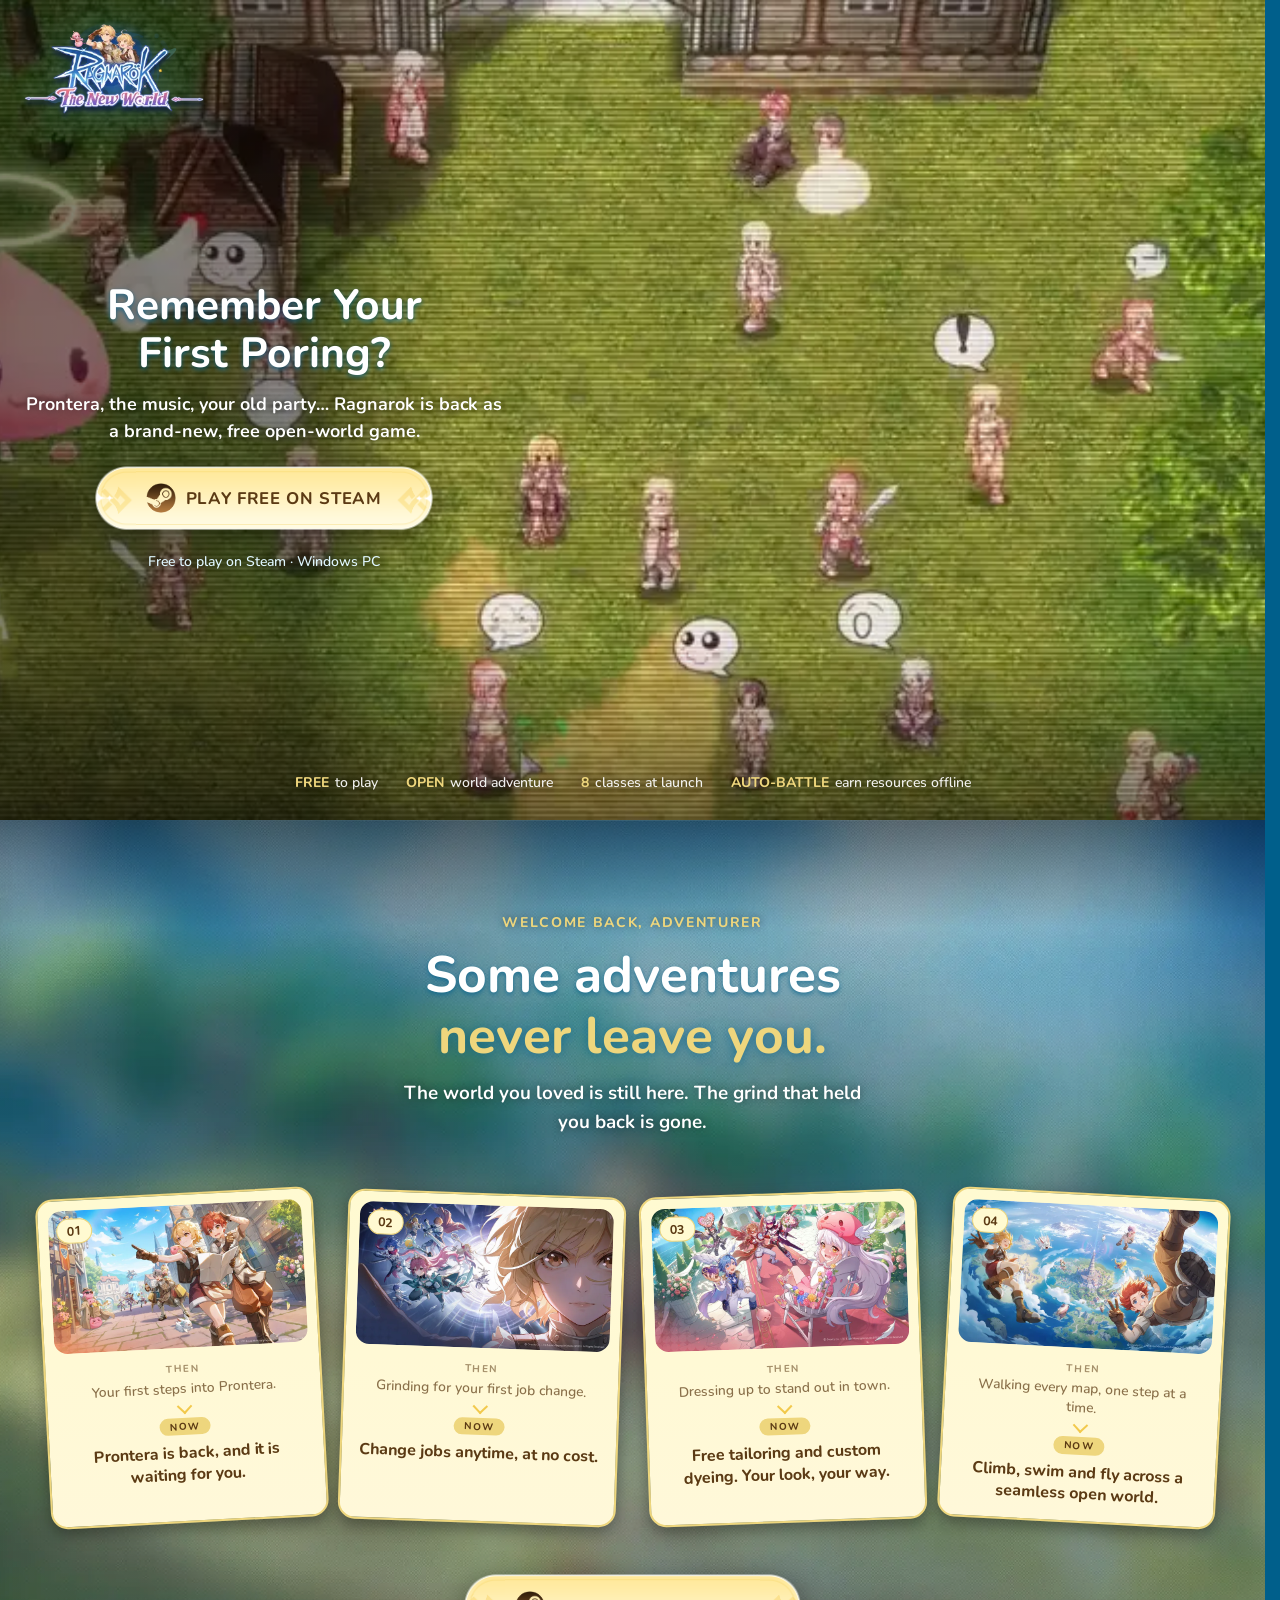
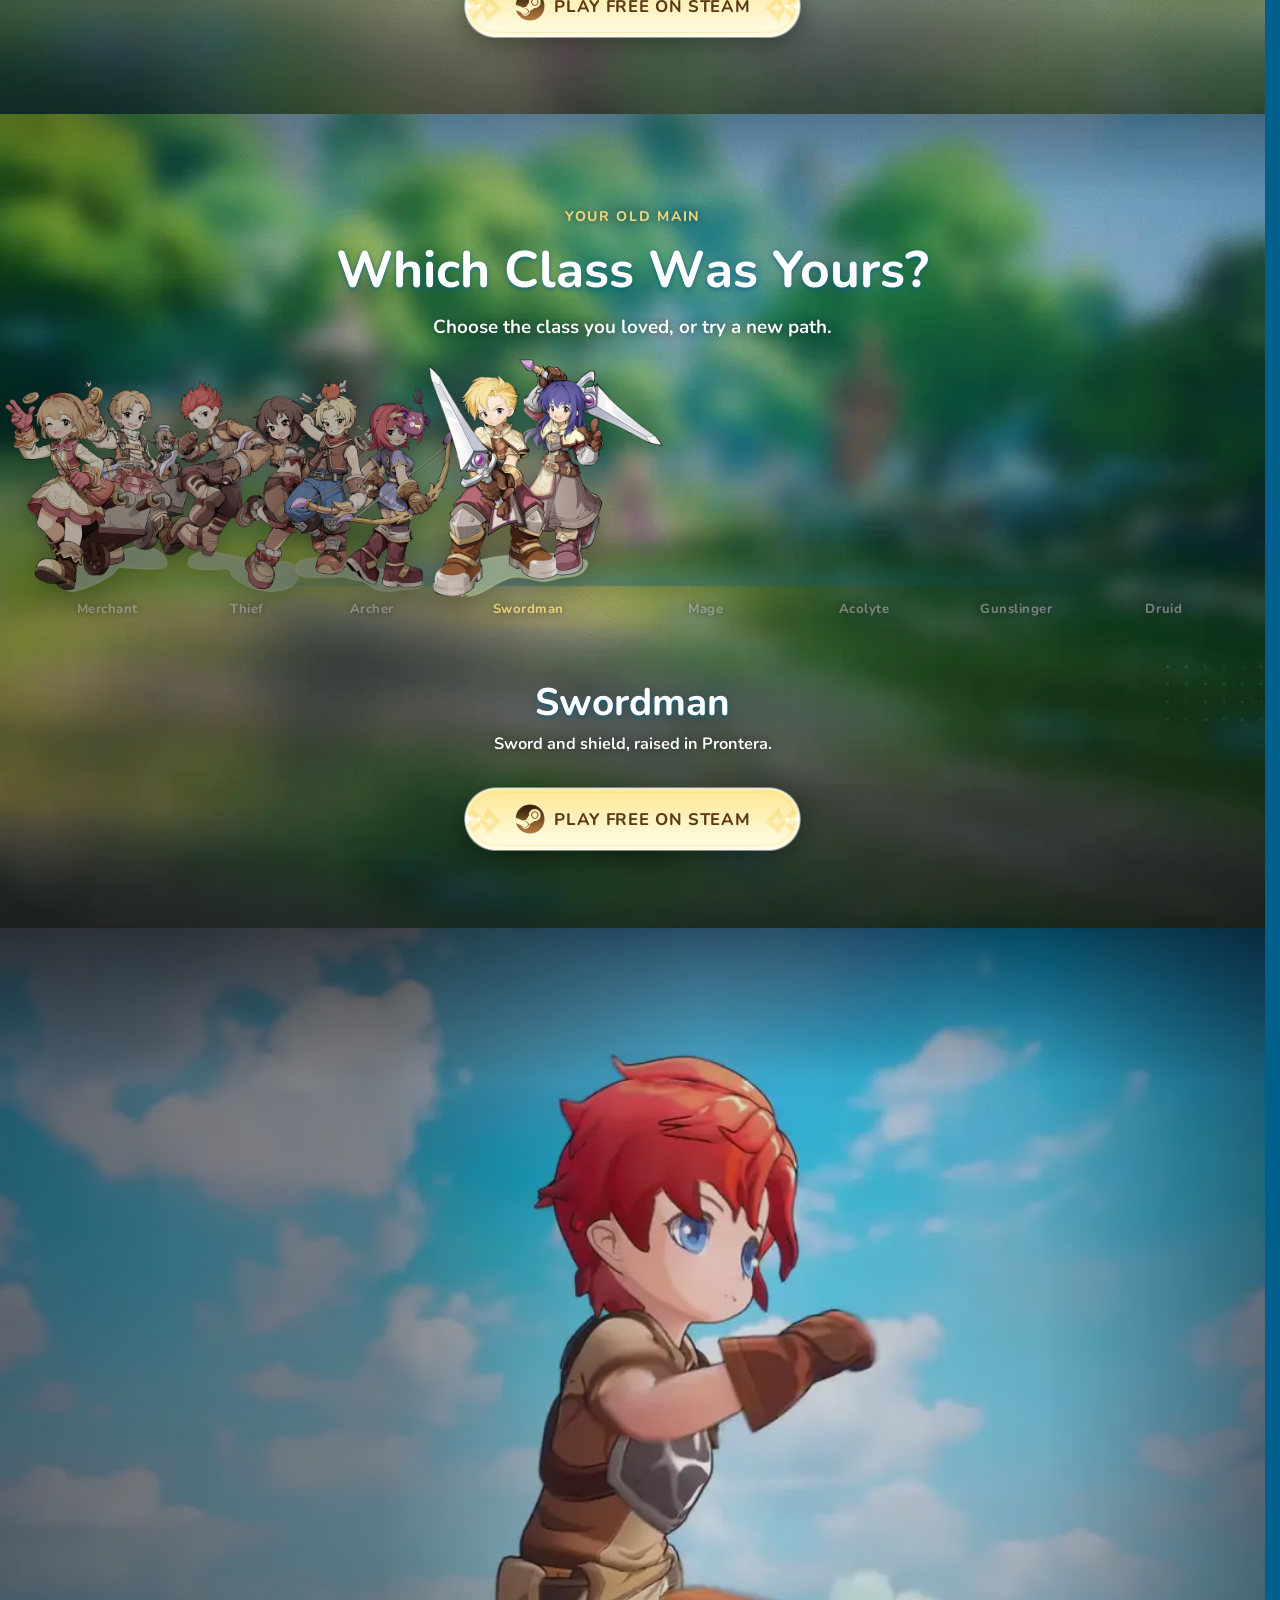
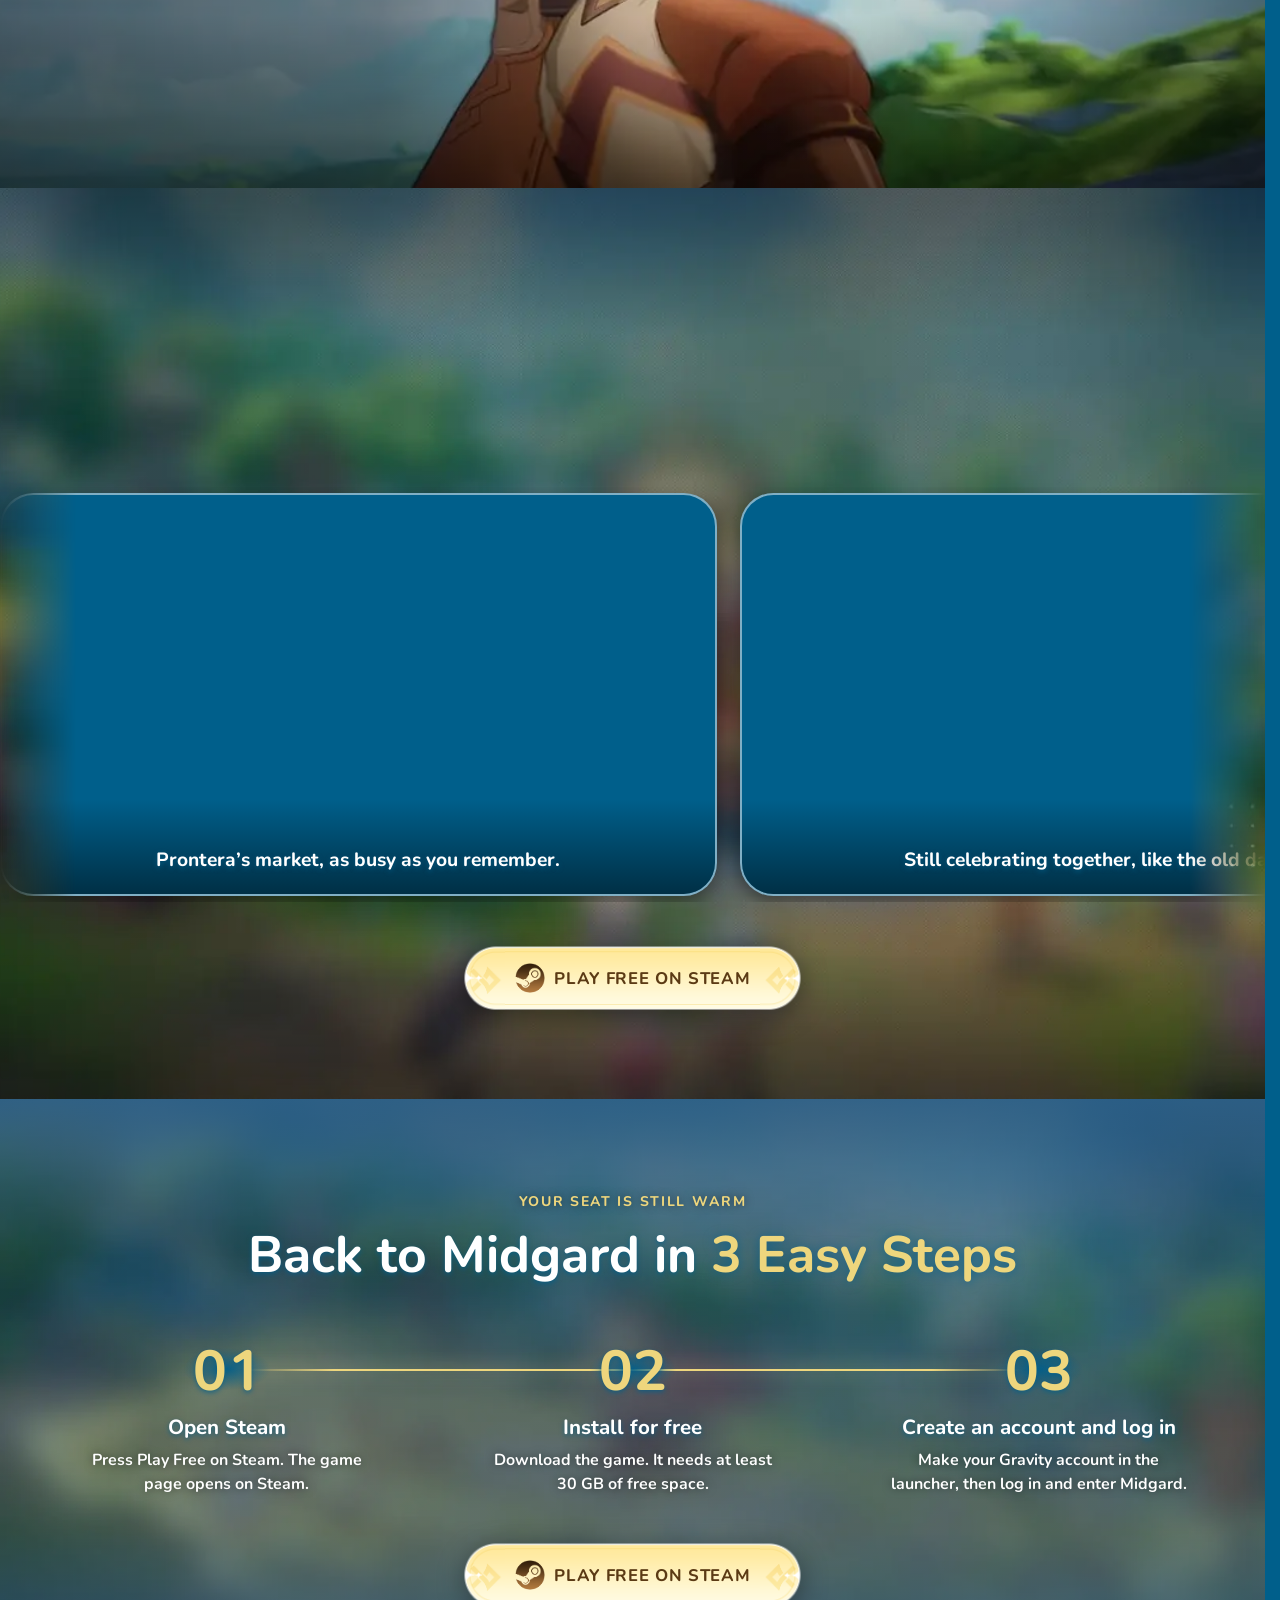
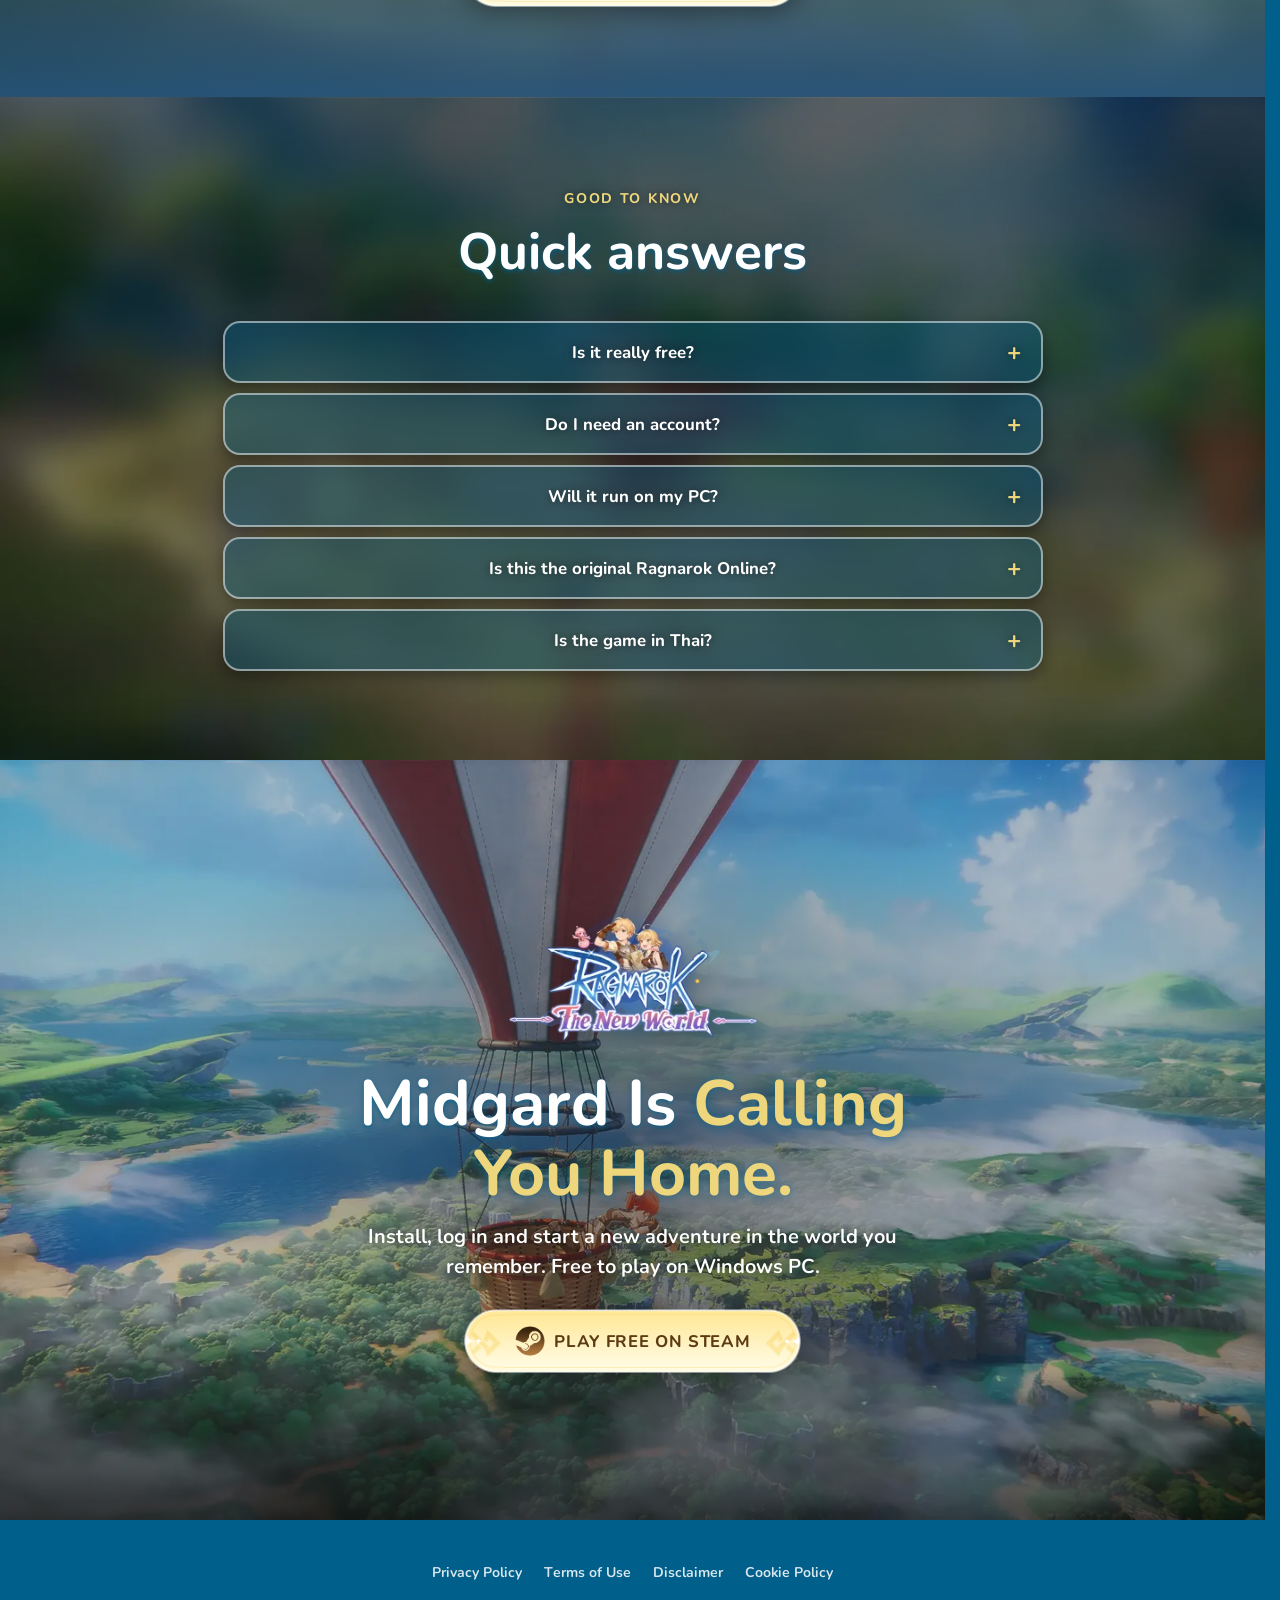
<file: index.html>
<!doctype html><html lang="en"><head><meta charset="utf-8"><meta name="viewport" content="width=device-width,initial-scale=1,viewport-fit=cover"><title>Ragnarok: The New World | Play Free on Steam</title><meta name="description" content="Midgard is calling you back. The world you remember, rebuilt as a vast open world. Play Ragnarok: The New World free on PC / Steam."><meta name="robots" content="noindex,nofollow"><meta property="og:type" content="website"><meta property="og:title" content="Ragnarok: The New World | Play Free on Steam"><meta property="og:description" content="Midgard is calling you back. The world you remember, rebuilt as a vast open world. Free to play on PC / Steam."><meta name="twitter:card" content="summary_large_image"><meta name="theme-color" content="#234b70"><meta name="color-scheme" content="dark"><link rel="icon" type="image/webp" href="assets/images/logo-small.webp"><link rel="preload" as="image" href="assets/images/hero-nostalgia-poster.webp" media="(min-width:901px)"><link rel="preload" as="image" href="assets/images/hero-nostalgia-bg-m.webp" media="(max-width:900px)"><noscript><style>.rv{opacity:1!important;transform:none!important}.keyart img,.wide img{clip-path:none!important;transform:none!important}.wide .cap{opacity:1!important;transform:none!important}</style></noscript><link rel="preload" as="font" type="font/woff2" href="assets/fonts/chiron-latin.woff2" crossorigin><link rel="stylesheet" href="assets/fonts/fonts.css?v=1"><link rel="stylesheet" href="style.css?v=80"><script>(function(d){if(!matchMedia("(prefers-reduced-motion: reduce)").matches)d.classList.add("ax");addEventListener("load",function(){setTimeout(function(){if(!window.__ax)d.classList.remove("ax")},400)})})(document.documentElement)</script><meta property="og:image" content="assets/images/og-image.webp"><meta property="og:image:alt" content="The world of Ragnarok: The New World"><meta name="twitter:image" content="assets/images/og-image.webp"><script type="application/ld+json">{"@context":"https://schema.org","@type":"WebSite","name":"Ragnarok: The New World","inLanguage":["en","th"]}</script></head><body><a class="skip" href="#main" data-i18n="skip">Skip to main content</a><header class="top" id="top"><div class="wrap"><img class="logo" src="assets/images/logo-header.webp" alt="Ragnarok: The New World" width="320" height="190"> <a class="cta sm" href="https://store.steampowered.com/app/4212480/Ragnarok_The_New_World/" rel="noopener" data-cta="header"><img class="cta-ico" src="assets/images/steam-icon.webp" alt="" width="22" height="22"><span data-i18n="cta">PLAY FREE ON STEAM</span></a></div></header><main id="main" tabindex="-1"><section class="hero hero--split" id="hero" aria-labelledby="hero-title"><div class="wrap hero-grid"><div class="hero-copy"><img class="hero-logo" fetchpriority="high" decoding="async" src="assets/images/logo-420.webp" srcset="assets/images/logo-280.webp 280w, assets/images/logo-420.webp 420w" sizes="(max-width: 820px) 210px, 280px" alt="Ragnarok: The New World" width="520" height="282"><h1 id="hero-title"><span class="hl" data-i18n="h1">Remember Your First Poring?</span></h1><p class="sub" data-i18n="heroSub">Prontera, the music, your old party… Ragnarok is back as a brand-new, free open-world game.</p><a class="cta" href="https://store.steampowered.com/app/4212480/Ragnarok_The_New_World/" rel="noopener" data-cta="hero"><img class="cta-ico" src="assets/images/steam-icon.webp" alt="" width="30" height="30"> <span data-i18n="cta">PLAY FREE ON STEAM</span></a><p class="cta-note" data-i18n="ctaNote">Free to play on Steam · Windows PC</p><p class="phone-note" aria-live="polite"><span data-i18n="phoneNote">This is a Windows PC game. On your phone?</span> <button type="button" class="linkbtn" id="sendPc" data-i18n="copyLink">Send the link to my PC</button><span class="copied" role="status"></span></p></div><div class="hero-media"><video class="hero-video" id="heroVideo" muted loop playsinline preload="auto" poster="assets/images/hero-nostalgia-poster.webp" aria-hidden="true" tabindex="-1"></video></div></div><div class="strip hero-facts"><div class="wrap"><div class="fact"><b data-i18n="s1">FREE</b><span data-i18n="s1d">to play</span></div><div class="fact"><b data-i18n="s2">OPEN</b><span data-i18n="s2d">world adventure</span></div><div class="fact"><b data-i18n="s3">8</b><span data-i18n="s3d">classes at launch</span></div><div class="fact"><b data-i18n="s4">AUTO-BATTLE</b><span data-i18n="s4d">earn resources offline</span></div></div></div></section><section class="memory memory--v4" id="memory" aria-labelledby="memory-title"><div class="wrap"><div class="m3-head rv ax-head"><span class="eyebrow m4-eye" data-i18n="mEye">Welcome back, adventurer</span><h2 id="memory-title"><span data-i18n="mTitle">Some adventures <span class="hl">never leave you.</span></span></h2><p class="sub" data-i18n="mSub">The world you loved is still here. The grind that held you back is gone.</p></div><ul class="m4-cards rv"><li class="m4-card m4-c1"><div class="m4-photo"><img data-src="assets/images/memo-wp1.webp" alt="" width="800" height="450" loading="lazy" decoding="async"><span class="m4-num">01</span></div><div class="m4-text"><p class="m4-then"><span class="m4-tag" data-i18n="tnThen">Then</span><span data-i18n="tn1a">Your first steps into Prontera.</span></p><span class="m4-arrow" aria-hidden="true"></span><p class="m4-now"><span class="m4-tag m4-tag-now" data-i18n="tnNow">Now</span><span data-i18n="tn1b">Prontera is back, and it is waiting for you.</span></p></div></li><li class="m4-card m4-c2"><div class="m4-photo"><img data-src="assets/images/memo-wp2.webp" alt="" width="800" height="450" loading="lazy" decoding="async"><span class="m4-num">02</span></div><div class="m4-text"><p class="m4-then"><span class="m4-tag" data-i18n="tnThen">Then</span><span data-i18n="tn2a">Grinding for your first job change.</span></p><span class="m4-arrow" aria-hidden="true"></span><p class="m4-now"><span class="m4-tag m4-tag-now" data-i18n="tnNow">Now</span><span data-i18n="tn2b">Change jobs anytime, at no cost.</span></p></div></li><li class="m4-card m4-c3"><div class="m4-photo"><img data-src="assets/images/memo-wp3.webp" alt="" width="800" height="450" loading="lazy" decoding="async"><span class="m4-num">03</span></div><div class="m4-text"><p class="m4-then"><span class="m4-tag" data-i18n="tnThen">Then</span><span data-i18n="tn3a">Dressing up to stand out in town.</span></p><span class="m4-arrow" aria-hidden="true"></span><p class="m4-now"><span class="m4-tag m4-tag-now" data-i18n="tnNow">Now</span><span data-i18n="tn3b">Free tailoring and custom dyeing. Your look, your way.</span></p></div></li><li class="m4-card m4-c4"><div class="m4-photo"><img data-src="assets/images/memo-wp4.webp" alt="" width="800" height="450" loading="lazy" decoding="async"><span class="m4-num">04</span></div><div class="m4-text"><p class="m4-then"><span class="m4-tag" data-i18n="tnThen">Then</span><span data-i18n="tn4a">Walking every map, one step at a time.</span></p><span class="m4-arrow" aria-hidden="true"></span><p class="m4-now"><span class="m4-tag m4-tag-now" data-i18n="tnNow">Now</span><span data-i18n="tn4b">Climb, swim and fly across a seamless open world.</span></p></div></li></ul><div class="tn-cta rv"><a class="cta" href="https://store.steampowered.com/app/4212480/Ragnarok_The_New_World/" rel="noopener" data-cta="memory"><img class="cta-ico" src="assets/images/steam-icon.webp" alt="" width="30" height="30"> <span data-i18n="cta">PLAY FREE ON STEAM</span></a></div></div></section><section class="classes classes--ro lu" id="classes" aria-labelledby="classes-title"><div class="wrap"><div class="rs-head rv ax-head"><span class="eyebrow" data-i18n="clsEye">Your old main</span><h2 id="classes-title"><span data-i18n="clsTitle">Which Class Was Yours?</span></h2><p class="sub" data-i18n="clsSub">Choose the class you loved, or try a new path.</p></div></div><div class="lu-stage rv"><div class="lu-row"><button type="button" class="lu-duo lu-merchant" data-cls="merchant" aria-pressed="false" style="--i:0"><img data-src="assets/images/cls/card-merchant.webp" alt="" width="538" height="560" decoding="async"><span class="lu-lbl">Merchant</span></button><button type="button" class="lu-duo lu-thief" data-cls="thief" aria-pressed="false" style="--i:1"><img data-src="assets/images/cls/card-thief.webp" alt="" width="464" height="560" decoding="async"><span class="lu-lbl">Thief</span></button><button type="button" class="lu-duo lu-archer" data-cls="archer" aria-pressed="false" style="--i:2"><img data-src="assets/images/cls/card-archer.webp" alt="" width="460" height="560" decoding="async"><span class="lu-lbl">Archer</span></button><button type="button" class="lu-duo lu-swordman is-on" data-cls="swordman" aria-pressed="true" style="--i:3"><img data-src="assets/images/cls/card-swordman.webp" alt="" width="630" height="560" decoding="async"><span class="lu-lbl">Swordman</span></button><button type="button" class="lu-duo lu-mage" data-cls="mage" aria-pressed="false" style="--i:4"><img data-src="assets/images/cls/card-mage.webp" alt="" width="570" height="560" decoding="async"><span class="lu-lbl">Mage</span></button><button type="button" class="lu-duo lu-acolyte" data-cls="acolyte" aria-pressed="false" style="--i:5"><img data-src="assets/images/cls/card-acolyte.webp" alt="" width="530" height="560" decoding="async"><span class="lu-lbl">Acolyte</span></button><button type="button" class="lu-duo lu-gunslinger" data-cls="gunslinger" aria-pressed="false" style="--i:6"><img data-src="assets/images/cls/card-gunslinger.webp" alt="" width="538" height="560" decoding="async"><span class="lu-lbl">Gunslinger</span></button><button type="button" class="lu-duo lu-druid" data-cls="druid" aria-pressed="false" style="--i:7"><img data-src="assets/images/cls/card-druid.webp" alt="" width="506" height="560" decoding="async"><span class="lu-lbl">Druid</span></button></div></div><div class="wrap"><div class="lu-panel" aria-live="polite"><span class="lu-new" data-i18n="clsNew" hidden>New class</span><h3 class="lu-name">Swordman</h3><p class="lu-tag" data-i18n="ct_swordman">Sword and shield, raised in Prontera.</p></div><div class="rs-cta"><a class="cta" href="https://store.steampowered.com/app/4212480/Ragnarok_The_New_World/" rel="noopener" data-cta="classes"><img class="cta-ico" src="assets/images/steam-icon.webp" alt="" width="30" height="30"> <span data-i18n="cta">PLAY FREE ON STEAM</span></a></div></div></section><section class="world world--tabs" id="world" aria-labelledby="world-title"><div class="ws-bgs" aria-hidden="true"><div class="ws-bg is-on" data-i="1"><img class="ws-poster" src="assets/images/world/w1-poster.webp" alt=""  decoding="async"><video muted playsinline preload="none" data-src="assets/video/world/w1.mp4?v=2"></video></div><div class="ws-bg" data-i="2"><img class="ws-poster" src="assets/images/world/w2-poster.webp" alt="" loading="lazy" decoding="async"><video muted playsinline preload="none" data-src="assets/video/world/w2.mp4?v=2"></video></div><div class="ws-bg" data-i="3"><img class="ws-poster" src="assets/images/world/w3-poster.webp" alt="" loading="lazy" decoding="async"><video muted playsinline preload="none" data-src="assets/video/world/w3.mp4?v=2"></video></div><div class="ws-bg" data-i="4"><img class="ws-poster" src="assets/images/world/w4-poster.webp" alt="" loading="lazy" decoding="async"><video muted playsinline preload="none" data-src="assets/video/world/w4.mp4?v=2"></video></div><div class="ws-bg" data-i="5"><img class="ws-poster" src="assets/images/world/w5-poster.webp" alt="" loading="lazy" decoding="async"><video muted playsinline preload="none" data-src="assets/video/world/w5.mp4?v=2"></video></div></div><div class="ws-shade" aria-hidden="true"></div><div class="wrap ws-inner"><div class="ws-copy"><div class="ws-head"><span class="eyebrow" data-i18n="wEye">A new open world</span><h2 id="world-title"><span data-i18n="wTitle">The World You Know.<br><span class="hl">A New Adventure Awaits.</span></span></h2></div><div class="ws-steps" aria-live="polite"><div class="ws-step is-on" data-i="1"><p class="ws-kick" data-i18n="wk1">Remember getting lost on the road to Payon?</p><h3 data-i18n="wt1">Open World Adventure</h3><p data-i18n="wd1">The first open-world RO to offer a seamless, free exploration experience! Climb, swim, and fly as you wish.</p></div><div class="ws-step" data-i="2"><p class="ws-kick" data-i18n="wk2">Those nights debating stat points with friends?</p><h3 data-i18n="wt2">Unlimited Build Variety</h3><p data-i18n="wd2">No fixed meta, no standard solution. Mix and match skills freely, and respec and change jobs at zero cost!</p></div><div class="ws-step" data-i="3"><p class="ws-kick" data-i18n="wk3">That breath you held at the refiner?</p><h3 data-i18n="wt3">Less Grind, More Chill</h3><p data-i18n="wd3">Grow even while you’re offline. Resource retrieval is free forever, and you can safely refine up to +15 without losing levels or breaking your gear!</p></div><div class="ws-step" data-i="4"><p class="ws-kick" data-i18n="wk4">Leaving the game on all night to farm?</p><h3 data-i18n="wt4">No Grind, Just Fun</h3><p data-i18n="wd4">Auto-battle frees up your hands, while offline rewards accumulate continuously. No burnout, no competition. Just pure RO fun, made easy.</p></div><div class="ws-step" data-i="5"><p class="ws-kick" data-i18n="wk5">Showing off your first rare headgear?</p><h3 data-i18n="wt5">Make RO Yours</h3><p data-i18n="wd5">Free tailoring, custom dyeing and detailed adjustments. Mix and match pieces to create a unique look across the server!</p></div></div><div class="ws-cta"><a class="cta" href="https://store.steampowered.com/app/4212480/Ragnarok_The_New_World/" rel="noopener" data-cta="world"><img class="cta-ico" src="assets/images/steam-icon.webp" alt="" width="30" height="30"> <span data-i18n="cta">PLAY FREE ON STEAM</span></a></div></div><ol class="ws-tabs"><li><button type="button" class="ws-tab is-on" data-i="1" aria-pressed="true"><span class="ws-tn">01</span><span data-i18n="wt1">Open World Adventure</span></button></li><li><button type="button" class="ws-tab" data-i="2" aria-pressed="false"><span class="ws-tn">02</span><span data-i18n="wt2">Unlimited Build Variety</span></button></li><li><button type="button" class="ws-tab" data-i="3" aria-pressed="false"><span class="ws-tn">03</span><span data-i18n="wt3">Less Grind, More Chill</span></button></li><li><button type="button" class="ws-tab" data-i="4" aria-pressed="false"><span class="ws-tn">04</span><span data-i18n="wt4">No Grind, Just Fun</span></button></li><li><button type="button" class="ws-tab" data-i="5" aria-pressed="false"><span class="ws-tn">05</span><span data-i18n="wt5">Make RO Yours</span></button></li></ol></div></section><section class="play play--moments" id="play" aria-labelledby="play-title"><div class="wrap"><div class="pc-head rv ax-head"><span class="eyebrow" data-i18n="pEye">In-game moments</span><h2 id="play-title"><span data-i18n="pTitle">Your Old Party <span class="hl">Is Still Waiting.</span></span></h2><p class="sub" data-i18n="pSub">Same friends, new adventures. Gather your party and step back into Midgard together.</p></div></div><div class="mo-reel rv"><div class="mo-track"><figure class="mo-slide"><img data-src="assets/images/moments/m1.webp?v=2" alt="" width="1120" height="630" decoding="async"><figcaption data-i18n="mc1">Prontera’s market, as busy as you remember.</figcaption></figure><figure class="mo-slide"><img data-src="assets/images/moments/m2.webp?v=2" alt="" width="1120" height="630" decoding="async"><figcaption data-i18n="mc2">Still celebrating together, like the old days.</figcaption></figure><figure class="mo-slide"><img data-src="assets/images/moments/m3.webp?v=2" alt="" width="1120" height="630" decoding="async"><figcaption data-i18n="mc3">Your party, ready for the next journey.</figcaption></figure><figure class="mo-slide"><img data-src="assets/images/moments/m4.webp?v=2" alt="" width="1120" height="630" decoding="async"><figcaption data-i18n="mc4">Remember just hanging out in town with friends?</figcaption></figure><figure class="mo-slide"><img data-src="assets/images/moments/m5.webp?v=2" alt="" width="1120" height="630" decoding="async"><figcaption data-i18n="mc5">Some evenings in Midgard you never forget.</figcaption></figure><figure class="mo-slide" aria-hidden="true"><img data-src="assets/images/moments/m1.webp?v=2" alt="" width="1120" height="630" decoding="async"><figcaption data-i18n="mc1">Prontera’s market, as busy as you remember.</figcaption></figure><figure class="mo-slide" aria-hidden="true"><img data-src="assets/images/moments/m2.webp?v=2" alt="" width="1120" height="630" decoding="async"><figcaption data-i18n="mc2">Still celebrating together, like the old days.</figcaption></figure><figure class="mo-slide" aria-hidden="true"><img data-src="assets/images/moments/m3.webp?v=2" alt="" width="1120" height="630" decoding="async"><figcaption data-i18n="mc3">Your party, ready for the next journey.</figcaption></figure><figure class="mo-slide" aria-hidden="true"><img data-src="assets/images/moments/m4.webp?v=2" alt="" width="1120" height="630" decoding="async"><figcaption data-i18n="mc4">Remember just hanging out in town with friends?</figcaption></figure><figure class="mo-slide" aria-hidden="true"><img data-src="assets/images/moments/m5.webp?v=2" alt="" width="1120" height="630" decoding="async"><figcaption data-i18n="mc5">Some evenings in Midgard you never forget.</figcaption></figure></div></div><div class="wrap"><div class="pc-cta"><a class="cta" href="https://store.steampowered.com/app/4212480/Ragnarok_The_New_World/" rel="noopener" data-cta="play"><img class="cta-ico" src="assets/images/steam-icon.webp" alt="" width="30" height="30"> <span data-i18n="cta">PLAY FREE ON STEAM</span></a></div></div></section><section class="steps steps--path" id="steps" aria-labelledby="steps-title"><div class="wrap"><div class="head rv ax-head"><span class="eyebrow" data-i18n="stEye">Your seat is still warm</span><h2 id="steps-title"><span data-i18n="stTitle">Back to Midgard in <span class="hl">3 Easy Steps</span></span></h2></div><div class="steps-grid sp-path rv"><div class="step"><span class="sp-num" aria-hidden="true">01</span><h3 data-i18n="st1">Open Steam</h3><p data-i18n="st1d">Press Play Free on Steam. The game page opens on Steam.</p></div><div class="step"><span class="sp-num" aria-hidden="true">02</span><h3 data-i18n="st2">Install for free</h3><p data-i18n="st2d">Download the game. It needs at least 30 GB of free space.</p></div><div class="step"><span class="sp-num" aria-hidden="true">03</span><h3 data-i18n="st3">Create an account and log in</h3><p data-i18n="st3d">Make your Gravity account in the launcher, then log in and enter Midgard.</p></div></div><div class="cta-row rv"><a class="cta" href="https://store.steampowered.com/app/4212480/Ragnarok_The_New_World/" rel="noopener" data-cta="steps"><img class="cta-ico" src="assets/images/steam-icon.webp" alt="" width="30" height="30"><span data-i18n="cta">PLAY FREE ON STEAM</span></a></div></div></section><section class="faq faq--ro" id="faq" aria-labelledby="faq-title"><div class="wrap"><div class="head rv ax-head"><span class="eyebrow" data-i18n="qEye">Good to know</span><h2 id="faq-title"><span data-i18n="qTitle">Quick answers</span></h2></div><div class="faq-list rv"><details><summary data-i18n="q1">Is it really free?</summary><p data-i18n="a1">Yes. Ragnarok: The New World is free to play on Steam. It includes optional in-app purchases.</p></details><details><summary data-i18n="q2">Do I need an account?</summary><p data-i18n="a2">Yes. A Gravity account is required and you create it in the game launcher the first time you start.</p></details><details><summary data-i18n="q3">Will it run on my PC?</summary><p data-i18n="a3">It runs on Windows PC. Steam lists 12 GB of RAM as the minimum and 16 GB as recommended, plus 30 GB of free disk space and a broadband connection.</p></details><details><summary data-i18n="q4">Is this the original Ragnarok Online?</summary><p data-i18n="a4">No. It is a new game with a familiar world and classes, rebuilt as an open world. It is not the 2002 client.</p></details><details><summary data-i18n="q5">Is the game in Thai?</summary><p data-i18n="a5">Yes. Steam lists Thai with full audio support, along with English, Indonesian and Simplified Chinese.</p></details></div></div></section><section class="final final--ro" id="final" aria-labelledby="final-title"><div class="wrap rv"><img class="final-logo" src="assets/images/logo-420.webp" srcset="assets/images/logo-280.webp 280w, assets/images/logo-420.webp 420w" sizes="(max-width: 820px) 210px, 280px" alt="" loading="lazy" width="520" height="282"><h2 id="final-title"><span data-i18n="fTitle">Midgard Is <span class="hl">Calling You Home.</span></span></h2><p class="sub" data-i18n="fSub">Install, log in and start a new adventure in the world you remember. Free to play on Windows PC.</p><a class="cta" href="https://store.steampowered.com/app/4212480/Ragnarok_The_New_World/" rel="noopener" data-cta="final"><img class="cta-ico" src="assets/images/steam-icon.webp" alt="" width="30" height="30"> <span data-i18n="cta">PLAY FREE ON STEAM</span></a></div></section></main><footer><div class="wrap"><nav class="flinks" data-i18n-label="legalNav" aria-label="Legal"><a href="legal/privacy.html" data-i18n="fl1">Privacy Policy</a> <a href="legal/terms.html" data-i18n="fl2">Terms of Use</a> <a href="legal/disclaimer.html" data-i18n="fl3">Disclaimer</a> <a href="legal/cookies.html" data-i18n="fl4">Cookie Policy</a></nav></div></footer><div class="sticky" id="sticky"><a class="cta" href="https://store.steampowered.com/app/4212480/Ragnarok_The_New_World/" rel="noopener" data-cta="sticky"><img class="cta-ico" src="assets/images/steam-icon.webp" alt="" width="30" height="30"><span data-i18n="cta">PLAY FREE ON STEAM</span></a></div><script src="script.js?v=32" data-app defer="defer"></script><script src="assets/js/lineup.js?v=2" defer></script><script src="assets/js/world.js?v=4" defer></script><script src="assets/js/moments.js?v=2" defer></script><script src="assets/js/anim.js?v=3" defer></script><script src="assets/js/warm.js?v=2" defer></script></body></html>
</file>
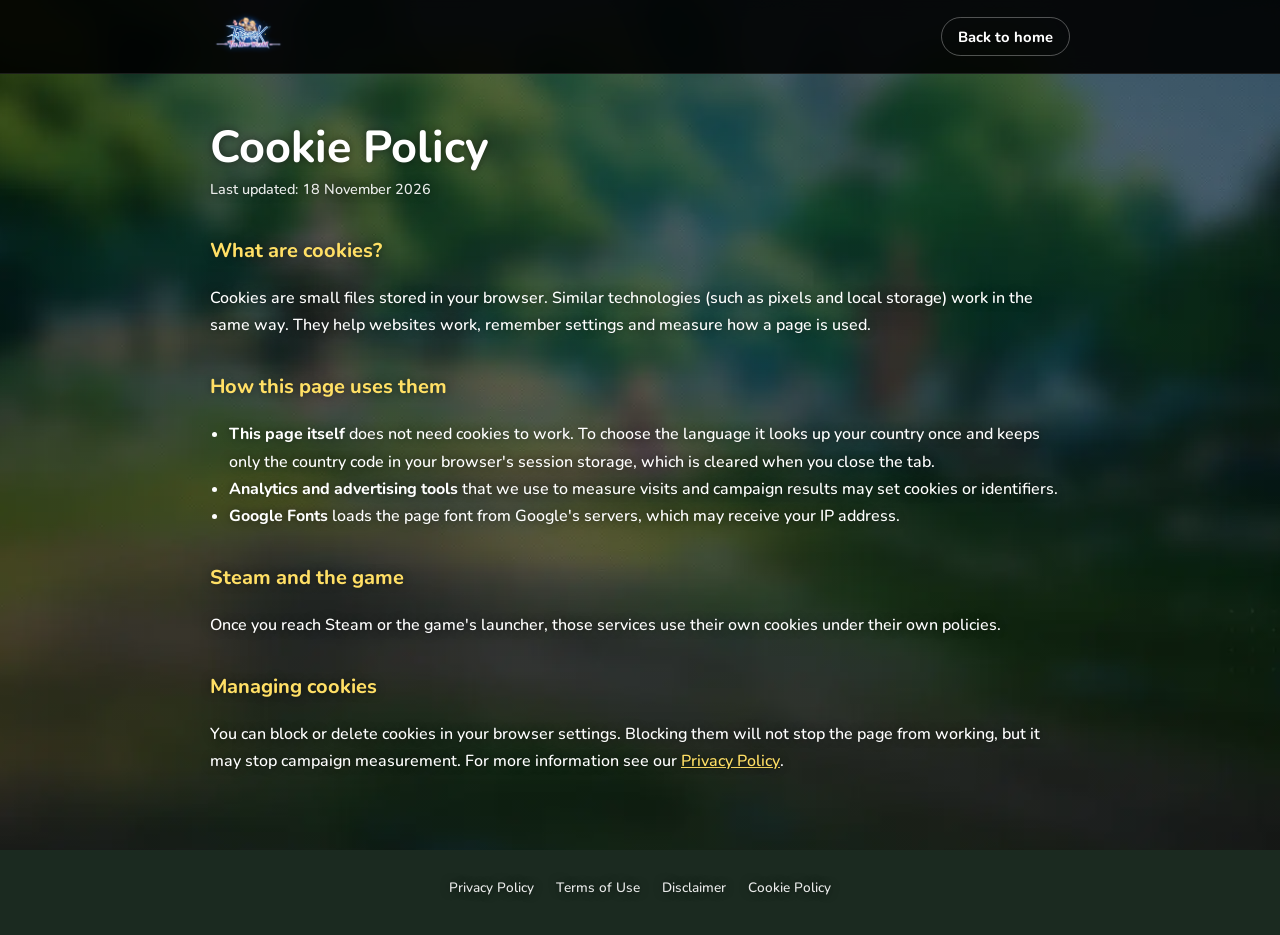
<file: legal/cookies.html>
<!doctype html><html lang="en"><head><meta charset="utf-8"><meta name="viewport" content="width=device-width,initial-scale=1"><title data-en="Cookie Policy | Ragnarok: The New World" data-th="นโยบายคุกกี้ | Ragnarok: The New World">Cookie Policy | Ragnarok: The New World</title><meta name="robots" content="noindex,follow"><link rel="stylesheet" href="../assets/fonts/fonts.css?v=1"><link rel="stylesheet" href="../assets/css/legal.min.css"><script src="../assets/js/lang.min.js" defer="defer"></script></head><body><div class="bar"><div class="in"><a href="../index.html" data-keep><img src="../assets/images/logo-small.webp" alt="Ragnarok: The New World" width="320" height="190"></a><a class="back" href="../index.html" data-keep><span class="en">Back to home</span><span class="th">กลับหน้าแรก</span></a></div></div><main class="doc en"><h1>Cookie Policy</h1><p class="upd">Last updated: 18 November 2026</p><h2>What are cookies?</h2><p>Cookies are small files stored in your browser. Similar technologies (such as pixels and local storage) work in the same way. They help websites work, remember settings and measure how a page is used.</p><h2>How this page uses them</h2><ul><li><b>This page itself</b> does not need cookies to work. To choose the language it looks up your country once and keeps only the country code in your browser's session storage, which is cleared when you close the tab.</li><li><b>Analytics and advertising tools</b> that we use to measure visits and campaign results may set cookies or identifiers.</li><li><b>Google Fonts</b> loads the page font from Google's servers, which may receive your IP address.</li></ul><h2>Steam and the game</h2><p>Once you reach Steam or the game's launcher, those services use their own cookies under their own policies.</p><h2>Managing cookies</h2><p>You can block or delete cookies in your browser settings. Blocking them will not stop the page from working, but it may stop campaign measurement. For more information see our <a href="privacy.html" data-keep>Privacy Policy</a>.</p></main><main class="doc th"><h1>นโยบายคุกกี้</h1><p class="upd">อัปเดตล่าสุด: 18 พฤศจิกายน 2569</p><h2>คุกกี้คืออะไร</h2><p>คุกกี้คือไฟล์ขนาดเล็กที่เก็บไว้ในเบราว์เซอร์ของคุณ เทคโนโลยีใกล้เคียง (เช่น พิกเซลและ local storage) ทำงานในลักษณะเดียวกัน ช่วยให้เว็บไซต์ทำงานได้ จดจำการตั้งค่า และวัดการใช้งานหน้าเว็บ</p><h2>หน้านี้ใช้คุกกี้อย่างไร</h2><ul><li><b>ตัวหน้าเว็บเอง</b> ไม่จำเป็นต้องใช้คุกกี้ในการทำงาน เพื่อเลือกภาษา หน้านี้ตรวจสอบประเทศของคุณหนึ่งครั้ง และเก็บเฉพาะรหัสประเทศไว้ใน session storage ของเบราว์เซอร์ ซึ่งจะถูกล้างเมื่อคุณปิดแท็บ</li><li><b>เครื่องมือวิเคราะห์และโฆษณา</b> ที่เราใช้วัดการเข้าชมและผลแคมเปญ อาจตั้งคุกกี้หรือรหัสอ้างอิง</li><li><b>Google Fonts</b> โหลดฟอนต์ของหน้าจากเซิร์ฟเวอร์ของ Google ซึ่งอาจได้รับที่อยู่ IP ของคุณ</li></ul><h2>Steam และตัวเกม</h2><p>เมื่อคุณถึง Steam หรือตัวเปิดเกม บริการเหล่านั้นใช้คุกกี้ของตนเองตามนโยบายของตนเอง</p><h2>การจัดการคุกกี้</h2><p>คุณสามารถบล็อกหรือลบคุกกี้ได้ในการตั้งค่าเบราว์เซอร์ การบล็อกจะไม่ทำให้หน้านี้ใช้งานไม่ได้ แต่อาจทำให้การวัดผลแคมเปญหยุดลง ดูข้อมูลเพิ่มเติมได้ที่<a href="privacy.html" data-keep>นโยบายความเป็นส่วนตัว</a></p></main><div class="foot"><div class="in"><nav><a href="privacy.html" data-keep><span class="en">Privacy Policy</span><span class="th">นโยบายความเป็นส่วนตัว</span></a><a href="terms.html" data-keep><span class="en">Terms of Use</span><span class="th">ข้อกำหนดการใช้งาน</span></a><a href="disclaimer.html" data-keep><span class="en">Disclaimer</span><span class="th">ข้อจำกัดความรับผิดชอบ</span></a><a href="cookies.html" data-keep><span class="en">Cookie Policy</span><span class="th">นโยบายคุกกี้</span></a></nav></div></div></body></html>
</file>
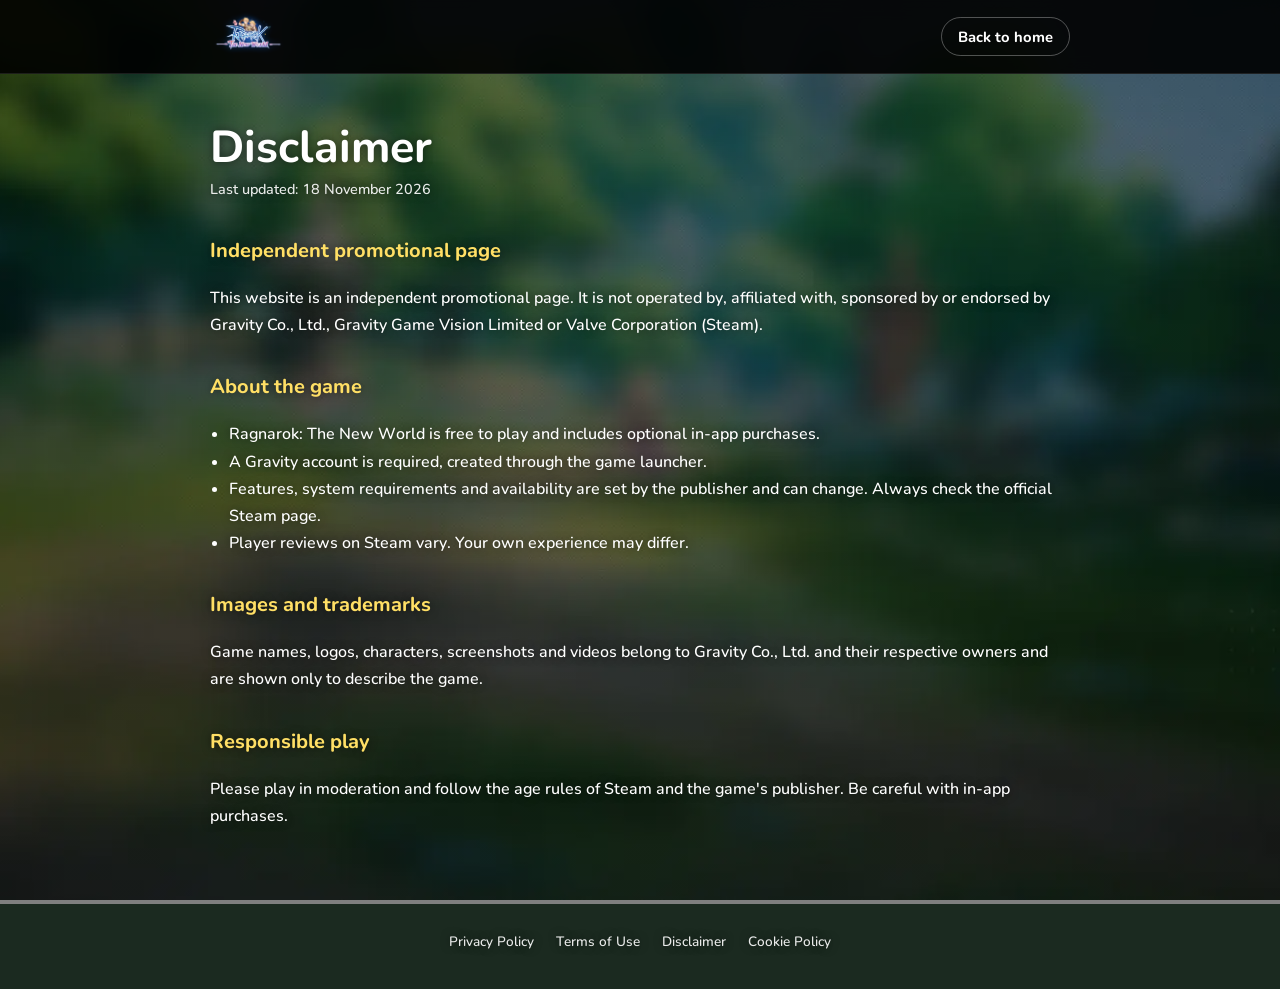
<file: legal/disclaimer.html>
<!doctype html><html lang="en"><head><meta charset="utf-8"><meta name="viewport" content="width=device-width,initial-scale=1"><title data-en="Disclaimer | Ragnarok: The New World" data-th="ข้อจำกัดความรับผิดชอบ | Ragnarok: The New World">Disclaimer | Ragnarok: The New World</title><meta name="robots" content="noindex,follow"><link rel="stylesheet" href="../assets/fonts/fonts.css?v=1"><link rel="stylesheet" href="../assets/css/legal.min.css"><script src="../assets/js/lang.min.js" defer="defer"></script></head><body><div class="bar"><div class="in"><a href="../index.html" data-keep><img src="../assets/images/logo-small.webp" alt="Ragnarok: The New World" width="320" height="190"></a><a class="back" href="../index.html" data-keep><span class="en">Back to home</span><span class="th">กลับหน้าแรก</span></a></div></div><main class="doc en"><h1>Disclaimer</h1><p class="upd">Last updated: 18 November 2026</p><h2>Independent promotional page</h2><p>This website is an independent promotional page. It is not operated by, affiliated with, sponsored by or endorsed by Gravity Co., Ltd., Gravity Game Vision Limited or Valve Corporation (Steam).</p><h2>About the game</h2><ul><li>Ragnarok: The New World is free to play and includes optional in-app purchases.</li><li>A Gravity account is required, created through the game launcher.</li><li>Features, system requirements and availability are set by the publisher and can change. Always check the official Steam page.</li><li>Player reviews on Steam vary. Your own experience may differ.</li></ul><h2>Images and trademarks</h2><p>Game names, logos, characters, screenshots and videos belong to Gravity Co., Ltd. and their respective owners and are shown only to describe the game.</p><h2>Responsible play</h2><p>Please play in moderation and follow the age rules of Steam and the game's publisher. Be careful with in-app purchases.</p></main><main class="doc th"><h1>ข้อจำกัดความรับผิดชอบ</h1><p class="upd">อัปเดตล่าสุด: 18 พฤศจิกายน 2569</p><h2>หน้าโปรโมตอิสระ</h2><p>เว็บไซต์นี้เป็นหน้าโปรโมตอิสระ ไม่ได้ดำเนินการโดย ไม่มีส่วนเกี่ยวข้องกับ ไม่ได้รับการสนับสนุนหรือรับรองจาก Gravity Co., Ltd., Gravity Game Vision Limited หรือ Valve Corporation (Steam)</p><h2>เกี่ยวกับเกม</h2><ul><li>Ragnarok: The New World เล่นฟรี และมีไอเทมในเกมให้เลือกซื้อแบบไม่บังคับ</li><li>ต้องใช้บัญชี Gravity ซึ่งสร้างผ่านตัวเปิดเกม (launcher)</li><li>ฟีเจอร์ ความต้องการของระบบ และการให้บริการ เป็นไปตามที่ผู้จัดจำหน่ายกำหนดและอาจเปลี่ยนแปลงได้ โปรดตรวจสอบหน้า Steam อย่างเป็นทางการเสมอ</li><li>รีวิวของผู้เล่นบน Steam มีทั้งดีและไม่ดี ประสบการณ์ของคุณอาจแตกต่างออกไป</li></ul><h2>ภาพและเครื่องหมายการค้า</h2><p>ชื่อเกม โลโก้ ตัวละคร ภาพหน้าจอ และวิดีโอ เป็นทรัพย์สินของ Gravity Co., Ltd. และเจ้าของที่เกี่ยวข้อง แสดงไว้เพื่ออธิบายเกมเท่านั้น</p><h2>เล่นอย่างมีความรับผิดชอบ</h2><p>โปรดเล่นอย่างพอดี และปฏิบัติตามกฎด้านอายุของ Steam และผู้จัดจำหน่ายเกม ระมัดระวังการซื้อไอเทมในเกม</p></main><div class="foot"><div class="in"><nav><a href="privacy.html" data-keep><span class="en">Privacy Policy</span><span class="th">นโยบายความเป็นส่วนตัว</span></a><a href="terms.html" data-keep><span class="en">Terms of Use</span><span class="th">ข้อกำหนดการใช้งาน</span></a><a href="disclaimer.html" data-keep><span class="en">Disclaimer</span><span class="th">ข้อจำกัดความรับผิดชอบ</span></a><a href="cookies.html" data-keep><span class="en">Cookie Policy</span><span class="th">นโยบายคุกกี้</span></a></nav></div></div></body></html>
</file>
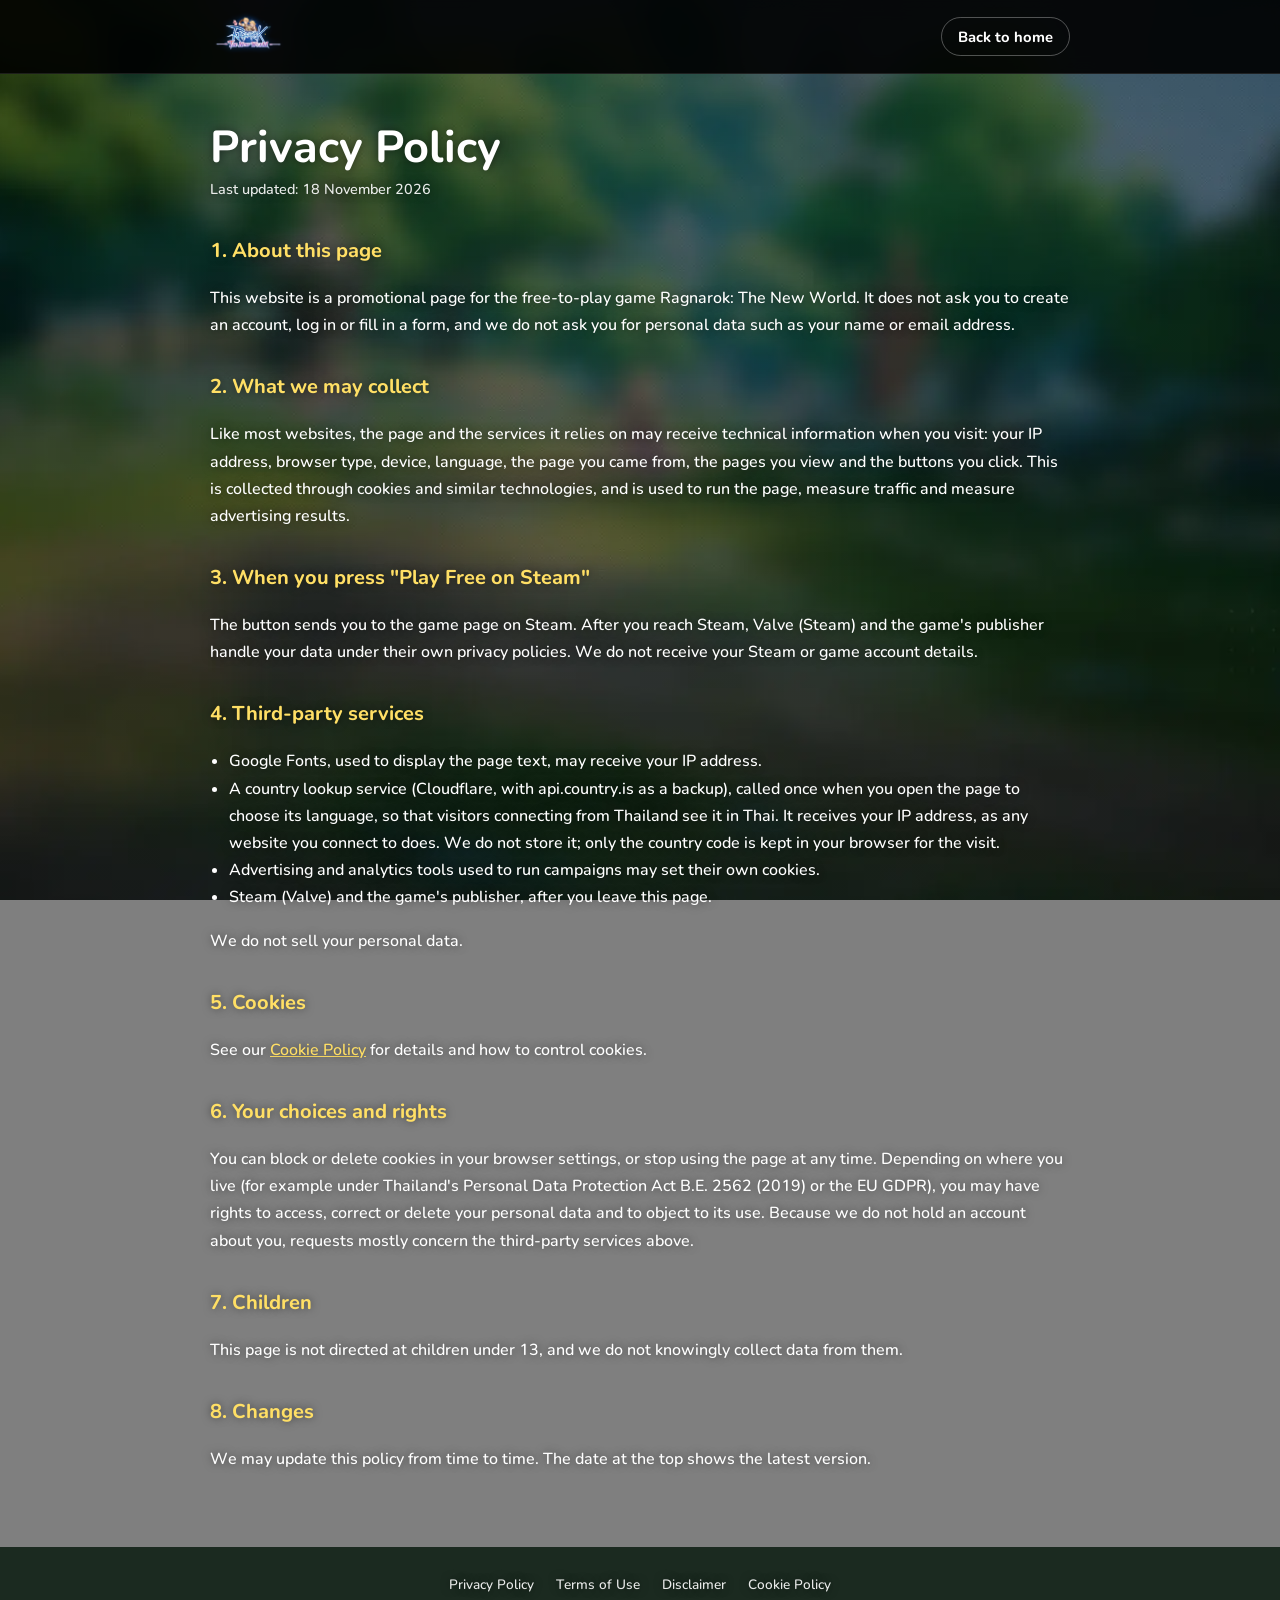
<file: legal/privacy.html>
<!doctype html><html lang="en"><head><meta charset="utf-8"><meta name="viewport" content="width=device-width,initial-scale=1"><title data-en="Privacy Policy | Ragnarok: The New World" data-th="นโยบายความเป็นส่วนตัว | Ragnarok: The New World">Privacy Policy | Ragnarok: The New World</title><meta name="robots" content="noindex,follow"><link rel="stylesheet" href="../assets/fonts/fonts.css?v=1"><link rel="stylesheet" href="../assets/css/legal.min.css"><script src="../assets/js/lang.min.js" defer="defer"></script></head><body><div class="bar"><div class="in"><a href="../index.html" data-keep><img src="../assets/images/logo-small.webp" alt="Ragnarok: The New World" width="320" height="190"></a><a class="back" href="../index.html" data-keep><span class="en">Back to home</span><span class="th">กลับหน้าแรก</span></a></div></div><main class="doc en"><h1>Privacy Policy</h1><p class="upd">Last updated: 18 November 2026</p><h2>1. About this page</h2><p>This website is a promotional page for the free-to-play game Ragnarok: The New World. It does not ask you to create an account, log in or fill in a form, and we do not ask you for personal data such as your name or email address.</p><h2>2. What we may collect</h2><p>Like most websites, the page and the services it relies on may receive technical information when you visit: your IP address, browser type, device, language, the page you came from, the pages you view and the buttons you click. This is collected through cookies and similar technologies, and is used to run the page, measure traffic and measure advertising results.</p><h2>3. When you press "Play Free on Steam"</h2><p>The button sends you to the game page on Steam. After you reach Steam, Valve (Steam) and the game's publisher handle your data under their own privacy policies. We do not receive your Steam or game account details.</p><h2>4. Third-party services</h2><ul><li>Google Fonts, used to display the page text, may receive your IP address.</li><li>A country lookup service (Cloudflare, with api.country.is as a backup), called once when you open the page to choose its language, so that visitors connecting from Thailand see it in Thai. It receives your IP address, as any website you connect to does. We do not store it; only the country code is kept in your browser for the visit.</li><li>Advertising and analytics tools used to run campaigns may set their own cookies.</li><li>Steam (Valve) and the game's publisher, after you leave this page.</li></ul><p>We do not sell your personal data.</p><h2>5. Cookies</h2><p>See our <a href="cookies.html" data-keep>Cookie Policy</a> for details and how to control cookies.</p><h2>6. Your choices and rights</h2><p>You can block or delete cookies in your browser settings, or stop using the page at any time. Depending on where you live (for example under Thailand's Personal Data Protection Act B.E. 2562 (2019) or the EU GDPR), you may have rights to access, correct or delete your personal data and to object to its use. Because we do not hold an account about you, requests mostly concern the third-party services above.</p><h2>7. Children</h2><p>This page is not directed at children under 13, and we do not knowingly collect data from them.</p><h2>8. Changes</h2><p>We may update this policy from time to time. The date at the top shows the latest version.</p></main><main class="doc th"><h1>นโยบายความเป็นส่วนตัว</h1><p class="upd">อัปเดตล่าสุด: 18 พฤศจิกายน 2569</p><h2>1. เกี่ยวกับหน้านี้</h2><p>เว็บไซต์นี้เป็นหน้าโปรโมตเกม Ragnarok: The New World ซึ่งเล่นฟรี หน้านี้ไม่ให้คุณสร้างบัญชี ล็อกอิน หรือกรอกแบบฟอร์ม และเราไม่ขอข้อมูลส่วนบุคคล เช่น ชื่อหรืออีเมลของคุณ</p><h2>2. ข้อมูลที่เราอาจเก็บ</h2><p>เช่นเดียวกับเว็บไซต์ทั่วไป หน้านี้และบริการที่เกี่ยวข้องอาจได้รับข้อมูลทางเทคนิคเมื่อคุณเข้าชม ได้แก่ ที่อยู่ IP ประเภทเบราว์เซอร์ อุปกรณ์ ภาษา หน้าเว็บที่คุณมาจาก หน้าที่คุณดู และปุ่มที่คุณกด ข้อมูลนี้เก็บผ่านคุกกี้และเทคโนโลยีใกล้เคียง และใช้เพื่อให้หน้าเว็บทำงาน วัดปริมาณผู้เข้าชม และวัดผลโฆษณา</p><h2>3. เมื่อคุณกด "เล่นฟรีบน Steam"</h2><p>ปุ่มจะพาคุณไปยังหน้าเกมบน Steam เมื่อคุณถึง Steam แล้ว Valve (Steam) และผู้จัดจำหน่ายเกมจะดูแลข้อมูลของคุณตามนโยบายความเป็นส่วนตัวของตนเอง เราไม่ได้รับรายละเอียดบัญชี Steam หรือบัญชีเกมของคุณ</p><h2>4. บริการของบุคคลที่สาม</h2><ul><li>Google Fonts ที่ใช้แสดงตัวอักษรบนหน้า อาจได้รับที่อยู่ IP ของคุณ</li><li>บริการตรวจสอบประเทศ (Cloudflare โดยมี api.country.is เป็นตัวสำรอง) เรียกใช้หนึ่งครั้งเมื่อคุณเปิดหน้า เพื่อเลือกภาษา ผู้ที่เชื่อมต่อจากประเทศไทยจะเห็นหน้าเป็นภาษาไทย บริการนี้ได้รับที่อยู่ IP ของคุณเหมือนเว็บไซต์ทั่วไป เราไม่เก็บข้อมูลนี้ โดยเก็บเฉพาะรหัสประเทศไว้ในเบราว์เซอร์ตลอดการเข้าชม</li><li>เครื่องมือโฆษณาและวิเคราะห์ที่ใช้ทำแคมเปญ อาจตั้งคุกกี้ของตนเอง</li><li>Steam (Valve) และผู้จัดจำหน่ายเกม หลังจากคุณออกจากหน้านี้</li></ul><p>เราไม่ขายข้อมูลส่วนบุคคลของคุณ</p><h2>5. คุกกี้</h2><p>ดูรายละเอียดและวิธีควบคุมคุกกี้ได้ที่ <a href="cookies.html" data-keep>นโยบายคุกกี้</a></p><h2>6. ทางเลือกและสิทธิ์ของคุณ</h2><p>คุณสามารถบล็อกหรือลบคุกกี้ได้ในการตั้งค่าเบราว์เซอร์ หรือเลิกใช้หน้านี้เมื่อใดก็ได้ ขึ้นอยู่กับที่อยู่ของคุณ (เช่น พ.ร.บ. คุ้มครองข้อมูลส่วนบุคคล พ.ศ. 2562 ของไทย หรือ GDPR ของสหภาพยุโรป) คุณอาจมีสิทธิ์เข้าถึง แก้ไข หรือลบข้อมูลส่วนบุคคล และคัดค้านการใช้ข้อมูล เนื่องจากเราไม่มีบัญชีผู้ใช้ของคุณ คำขอส่วนใหญ่จึงเกี่ยวกับบริการของบุคคลที่สามข้างต้น</p><h2>7. เด็ก</h2><p>หน้านี้ไม่ได้มุ่งเป้าไปที่เด็กอายุต่ำกว่า 13 ปี และเราไม่เก็บข้อมูลจากเด็กกลุ่มนี้โดยเจตนา</p><h2>8. การเปลี่ยนแปลง</h2><p>เราอาจปรับปรุงนโยบายนี้เป็นครั้งคราว วันที่ด้านบนแสดงเวอร์ชันล่าสุด</p></main><div class="foot"><div class="in"><nav><a href="privacy.html" data-keep><span class="en">Privacy Policy</span><span class="th">นโยบายความเป็นส่วนตัว</span></a><a href="terms.html" data-keep><span class="en">Terms of Use</span><span class="th">ข้อกำหนดการใช้งาน</span></a><a href="disclaimer.html" data-keep><span class="en">Disclaimer</span><span class="th">ข้อจำกัดความรับผิดชอบ</span></a><a href="cookies.html" data-keep><span class="en">Cookie Policy</span><span class="th">นโยบายคุกกี้</span></a></nav></div></div></body></html>
</file>
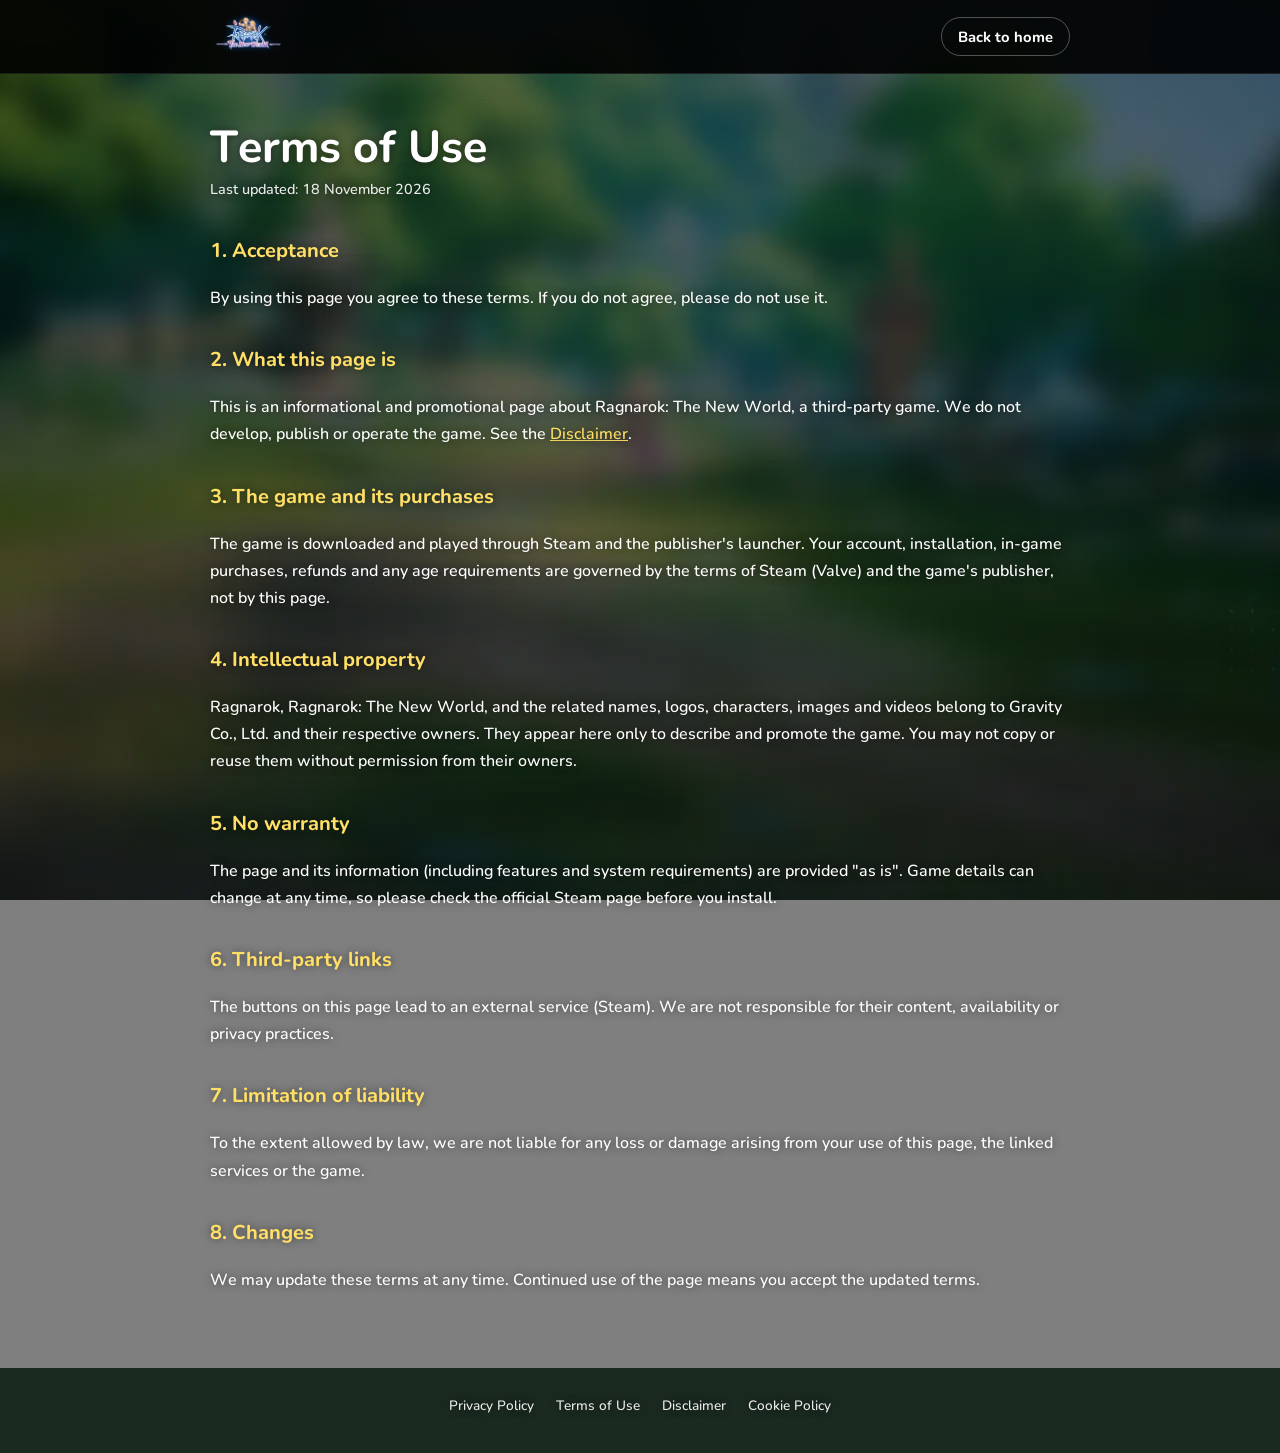
<file: legal/terms.html>
<!doctype html><html lang="en"><head><meta charset="utf-8"><meta name="viewport" content="width=device-width,initial-scale=1"><title data-en="Terms of Use | Ragnarok: The New World" data-th="ข้อกำหนดการใช้งาน | Ragnarok: The New World">Terms of Use | Ragnarok: The New World</title><meta name="robots" content="noindex,follow"><link rel="stylesheet" href="../assets/fonts/fonts.css?v=1"><link rel="stylesheet" href="../assets/css/legal.min.css"><script src="../assets/js/lang.min.js" defer="defer"></script></head><body><div class="bar"><div class="in"><a href="../index.html" data-keep><img src="../assets/images/logo-small.webp" alt="Ragnarok: The New World" width="320" height="190"></a><a class="back" href="../index.html" data-keep><span class="en">Back to home</span><span class="th">กลับหน้าแรก</span></a></div></div><main class="doc en"><h1>Terms of Use</h1><p class="upd">Last updated: 18 November 2026</p><h2>1. Acceptance</h2><p>By using this page you agree to these terms. If you do not agree, please do not use it.</p><h2>2. What this page is</h2><p>This is an informational and promotional page about Ragnarok: The New World, a third-party game. We do not develop, publish or operate the game. See the <a href="disclaimer.html" data-keep>Disclaimer</a>.</p><h2>3. The game and its purchases</h2><p>The game is downloaded and played through Steam and the publisher's launcher. Your account, installation, in-game purchases, refunds and any age requirements are governed by the terms of Steam (Valve) and the game's publisher, not by this page.</p><h2>4. Intellectual property</h2><p>Ragnarok, Ragnarok: The New World, and the related names, logos, characters, images and videos belong to Gravity Co., Ltd. and their respective owners. They appear here only to describe and promote the game. You may not copy or reuse them without permission from their owners.</p><h2>5. No warranty</h2><p>The page and its information (including features and system requirements) are provided "as is". Game details can change at any time, so please check the official Steam page before you install.</p><h2>6. Third-party links</h2><p>The buttons on this page lead to an external service (Steam). We are not responsible for their content, availability or privacy practices.</p><h2>7. Limitation of liability</h2><p>To the extent allowed by law, we are not liable for any loss or damage arising from your use of this page, the linked services or the game.</p><h2>8. Changes</h2><p>We may update these terms at any time. Continued use of the page means you accept the updated terms.</p></main><main class="doc th"><h1>ข้อกำหนดการใช้งาน</h1><p class="upd">อัปเดตล่าสุด: 18 พฤศจิกายน 2569</p><h2>1. การยอมรับ</h2><p>การใช้หน้านี้ถือว่าคุณยอมรับข้อกำหนดเหล่านี้ หากไม่ยอมรับ โปรดอย่าใช้หน้านี้</p><h2>2. หน้านี้คืออะไร</h2><p>นี่เป็นหน้าให้ข้อมูลและโปรโมตเกม Ragnarok: The New World ซึ่งเป็นเกมของบุคคลที่สาม เราไม่ได้พัฒนา เผยแพร่ หรือดำเนินการเกมนี้ ดู<a href="disclaimer.html" data-keep>ข้อจำกัดความรับผิดชอบ</a></p><h2>3. เกมและการซื้อในเกม</h2><p>เกมดาวน์โหลดและเล่นผ่าน Steam และตัวเปิดเกมของผู้จัดจำหน่าย บัญชี การติดตั้ง การซื้อในเกม การคืนเงิน และข้อกำหนดด้านอายุ เป็นไปตามข้อกำหนดของ Steam (Valve) และผู้จัดจำหน่ายเกม ไม่ใช่หน้านี้</p><h2>4. ทรัพย์สินทางปัญญา</h2><p>Ragnarok, Ragnarok: The New World รวมถึงชื่อ โลโก้ ตัวละคร ภาพ และวิดีโอที่เกี่ยวข้อง เป็นทรัพย์สินของ Gravity Co., Ltd. และเจ้าของที่เกี่ยวข้อง ปรากฏที่นี่เพื่ออธิบายและโปรโมตเกมเท่านั้น ห้ามคัดลอกหรือนำไปใช้ซ้ำโดยไม่ได้รับอนุญาตจากเจ้าของ</p><h2>5. ไม่มีการรับประกัน</h2><p>หน้านี้และข้อมูลต่าง ๆ (รวมถึงฟีเจอร์และความต้องการของระบบ) ให้ไว้ "ตามสภาพ" รายละเอียดของเกมอาจเปลี่ยนแปลงได้ทุกเมื่อ โปรดตรวจสอบหน้า Steam อย่างเป็นทางการก่อนติดตั้ง</p><h2>6. ลิงก์ของบุคคลที่สาม</h2><p>ปุ่มบนหน้านี้นำไปสู่บริการภายนอก (Steam) เราไม่รับผิดชอบต่อเนื้อหา ความพร้อมใช้งาน หรือแนวปฏิบัติด้านความเป็นส่วนตัวของบริการเหล่านั้น</p><h2>7. ข้อจำกัดความรับผิด</h2><p>ภายใต้ขอบเขตที่กฎหมายอนุญาต เราไม่รับผิดชอบต่อความสูญเสียหรือความเสียหายใด ๆ ที่เกิดจากการใช้หน้านี้ บริการที่เชื่อมโยง หรือเกม</p><h2>8. การเปลี่ยนแปลง</h2><p>เราอาจปรับปรุงข้อกำหนดเหล่านี้ได้ทุกเมื่อ การใช้หน้านี้ต่อไปถือว่าคุณยอมรับข้อกำหนดที่ปรับปรุงแล้ว</p></main><div class="foot"><div class="in"><nav><a href="privacy.html" data-keep><span class="en">Privacy Policy</span><span class="th">นโยบายความเป็นส่วนตัว</span></a><a href="terms.html" data-keep><span class="en">Terms of Use</span><span class="th">ข้อกำหนดการใช้งาน</span></a><a href="disclaimer.html" data-keep><span class="en">Disclaimer</span><span class="th">ข้อจำกัดความรับผิดชอบ</span></a><a href="cookies.html" data-keep><span class="en">Cookie Policy</span><span class="th">นโยบายคุกกี้</span></a></nav></div></div></body></html>
</file>
<file: assets/fonts/fonts.css>
@font-face{font-family:'Chiron GoRound TC';font-style:normal;font-weight:400;font-display:swap;src:url(chiron-latin-ext.woff2) format('woff2');unicode-range:U+0100-02BA, U+02BD-02C5, U+02C7-02CC, U+02CE-02D7, U+02DD-02FF, U+0304, U+0308, U+0329, U+1D00-1DBF, U+1E00-1E9F, U+1EF2-1EFF, U+2020, U+20A0-20AB, U+20AD-20C4, U+2113, U+2C60-2C7F, U+A720-A7FF}
@font-face{font-family:'Chiron GoRound TC';font-style:normal;font-weight:400;font-display:swap;src:url(chiron-latin.woff2) format('woff2');unicode-range:U+0000-00FF, U+0131, U+0152-0153, U+02BB-02BC, U+02C6, U+02DA, U+02DC, U+0304, U+0308, U+0329, U+2000-206F, U+20AC, U+2122, U+2191, U+2193, U+2212, U+2215, U+FEFF, U+FFFD}
@font-face{font-family:'Chiron GoRound TC';font-style:normal;font-weight:500;font-display:swap;src:url(chiron-latin-ext.woff2) format('woff2');unicode-range:U+0100-02BA, U+02BD-02C5, U+02C7-02CC, U+02CE-02D7, U+02DD-02FF, U+0304, U+0308, U+0329, U+1D00-1DBF, U+1E00-1E9F, U+1EF2-1EFF, U+2020, U+20A0-20AB, U+20AD-20C4, U+2113, U+2C60-2C7F, U+A720-A7FF}
@font-face{font-family:'Chiron GoRound TC';font-style:normal;font-weight:500;font-display:swap;src:url(chiron-latin.woff2) format('woff2');unicode-range:U+0000-00FF, U+0131, U+0152-0153, U+02BB-02BC, U+02C6, U+02DA, U+02DC, U+0304, U+0308, U+0329, U+2000-206F, U+20AC, U+2122, U+2191, U+2193, U+2212, U+2215, U+FEFF, U+FFFD}
@font-face{font-family:'Chiron GoRound TC';font-style:normal;font-weight:600;font-display:swap;src:url(chiron-latin-ext.woff2) format('woff2');unicode-range:U+0100-02BA, U+02BD-02C5, U+02C7-02CC, U+02CE-02D7, U+02DD-02FF, U+0304, U+0308, U+0329, U+1D00-1DBF, U+1E00-1E9F, U+1EF2-1EFF, U+2020, U+20A0-20AB, U+20AD-20C4, U+2113, U+2C60-2C7F, U+A720-A7FF}
@font-face{font-family:'Chiron GoRound TC';font-style:normal;font-weight:600;font-display:swap;src:url(chiron-latin.woff2) format('woff2');unicode-range:U+0000-00FF, U+0131, U+0152-0153, U+02BB-02BC, U+02C6, U+02DA, U+02DC, U+0304, U+0308, U+0329, U+2000-206F, U+20AC, U+2122, U+2191, U+2193, U+2212, U+2215, U+FEFF, U+FFFD}
@font-face{font-family:'Noto Sans Thai';font-style:normal;font-weight:400;font-display:swap;src:url(notosans-thai.woff2) format('woff2');unicode-range:U+02D7, U+0303, U+0331, U+0E01-0E5B, U+200C-200D, U+25CC}
@font-face{font-family:'Noto Sans Thai';font-style:normal;font-weight:500;font-display:swap;src:url(notosans-thai.woff2) format('woff2');unicode-range:U+02D7, U+0303, U+0331, U+0E01-0E5B, U+200C-200D, U+25CC}
@font-face{font-family:'Noto Sans Thai';font-style:normal;font-weight:600;font-display:swap;src:url(notosans-thai.woff2) format('woff2');unicode-range:U+02D7, U+0303, U+0331, U+0E01-0E5B, U+200C-200D, U+25CC}
</file>
<file: style.css>
:root{--navy:#44684f;--navy2:#506759;--ink:#ffffff;--muted:rgba(255,255,255,.9);--gold:#ffdf65;--gold2:#f2c94c;--cream:#fff8d9;--pale:#eed67d;--radius:22px;--max:1180px}*{box-sizing:border-box}html{scroll-behavior:smooth;-webkit-text-size-adjust:100%}body{margin:0;background:var(--navy);color:var(--ink);text-shadow:0 0 8px rgba(0,0,0,.5);font-family:Nunito,Kanit,Noto Sans Thai,system-ui,-apple-system,Segoe UI,Roboto,sans-serif;line-height:1.55;overflow-x:hidden}img{max-width:100%;height:auto;display:block}a{color:inherit}.wrap{width:min(var(--max),100% - 32px);margin-inline:auto}.eyebrow{display:inline-block;font-weight:700;letter-spacing:.16em;text-transform:uppercase;font-size:.78rem;color:#eed67d;margin-bottom:.7rem}h1,h2,h3{line-height:1.12;margin:0}h2{font-size:clamp(1.9rem,4.6vw,3.2rem);font-weight:800;letter-spacing:-.01em}.hl{color:#fff8d9}.sub{color:var(--muted);font-size:clamp(1rem,2vw,1.18rem);max-width:58ch}section{position:relative;padding:clamp(56px,8vw,104px) 0}.head{position:relative;text-align:center;margin-bottom:40px}.head .sub{margin:.9rem auto 0}.cta{display:inline-flex;align-items:center;gap:.7rem;border:0;cursor:pointer;font:inherit;font-weight:700;color:#6b4923;text-decoration:none;background:linear-gradient(180deg,#fff8d9 0%,var(--gold) 55%,var(--gold2) 100%);padding:1.05rem 2.2rem;border-radius:999px;font-size:clamp(1.05rem,2.4vw,1.3rem);letter-spacing:.02em;box-shadow:0 10px 30px #f2c14e73,inset 0 2px #ffffffa6,inset 0 -4px #a0460059;transition:transform .15s,box-shadow .15s;position:relative;overflow:hidden}.cta:hover{transform:translateY(-2px) scale(1.03);box-shadow:0 14px 38px #f2c14e9e,inset 0 2px #ffffffa6,inset 0 -4px #a0460059}.cta:after{content:"";position:absolute;inset:0;background:linear-gradient(110deg,transparent 30%,rgba(255,255,255,.55) 50%,transparent 70%);transform:translate(-120%);animation:shine 3.2s ease-in-out infinite}@keyframes shine{60%,to{transform:translate(120%)}}.cta svg{width:1.35em;height:1.35em;flex:none}.cta.sm{padding:.55rem 1.3rem;font-size:.95rem;box-shadow:0 6px 18px #f2c14e66,inset 0 2px #fff9,inset 0 -3px #a0460059}.cta-note{margin:.8rem 0 0;font-size:.9rem;color:#fff;text-shadow:0 1px 8px rgba(0,0,0,.7)}:focus-visible{outline:3px solid #fffad1;outline-offset:3px}header.top{position:fixed;inset:0 0 auto;z-index:50;padding:9px 0;transition:background .25s,backdrop-filter .25s,transform .25s}header.top.solid{background:#000000db;backdrop-filter:blur(10px)}.top .wrap{display:flex;align-items:center;justify-content:space-between;gap:12px;min-height:50px}.top .logo,.top .cta{opacity:0;visibility:hidden;pointer-events:none;transition:opacity .3s,visibility .3s}.top .logo{height:48px;width:auto}header.top.solid .logo,header.top.solid .cta{opacity:1;visibility:visible;pointer-events:auto}.hero{min-height:min(100svh,820px);display:flex;align-items:center;padding:84px 0 56px;background:#44684f url(assets/images/hero-bg.webp) center 78%/cover no-repeat;isolation:isolate;overflow:hidden}.hero:before{content:"";position:absolute;inset:0;z-index:-1;background:radial-gradient(ellipse 62% 70% at 50% 46%,#0000008c,#0000004d 55%,#0000),linear-gradient(180deg,#0000 70%,#00000073)}.hero-video{position:absolute;inset:0;width:100%;height:100%;object-fit:cover;z-index:-2;background:#44684f}.hero-grid{display:grid;grid-template-columns:minmax(0,760px);gap:24px;align-items:center;justify-content:center;text-align:center}.hero h1{text-wrap:balance}.hero-logo{width:min(230px,52%);margin-bottom:10px;filter:drop-shadow(0 8px 22px rgba(0,0,0,.5));animation:float 3.2s ease-in-out infinite}@keyframes float{50%{transform:translateY(-8px)}}.hero .eyebrow{background:#0009;border:1px solid rgba(255,223,101,.55);padding:.28rem .8rem;border-radius:999px;letter-spacing:.1em;margin-bottom:.9rem}.hero h1{font-size:clamp(2.2rem,5vw,4.3rem);font-weight:800;letter-spacing:-.02em;text-shadow:0 4px 30px rgba(0,0,0,.55)}.hero h1 .hl{color:#fff}.hero .sub{margin:1rem 0 1.5rem;color:#fff;text-shadow:0 2px 14px rgba(0,0,0,.65)}.strip{background:#0000008c;border-block:1px solid rgba(255,255,255,.12);padding:0}.strip .wrap{display:grid;grid-template-columns:repeat(4,1fr);gap:0}.fact{padding:20px 14px;text-align:center;border-inline-end:1px solid rgba(255,255,255,.1)}.fact:last-child{border:0}.fact b{display:block;font-size:clamp(1.15rem,2.4vw,1.6rem);font-weight:800;color:#fff8d9}.fact span{font-size:.88rem;color:var(--muted)}.memory{background:linear-gradient(#0006,#0006),#44684f;overflow:hidden}.memory.ready{background:linear-gradient(#0006,#0006),url(assets/images/bg-feature.webp) center/cover}.memory:before{content:"";position:absolute;width:620px;height:620px;right:-160px;top:-120px;border-radius:50%;background:radial-gradient(circle,rgba(255,223,101,.16),transparent 65%);pointer-events:none}.memory-grid{display:grid;grid-template-columns:.85fr 1.15fr;gap:clamp(24px,5vw,64px);align-items:center;position:relative}.memories{list-style:none;margin:1.6rem 0 0;padding:0;display:grid;gap:10px}.memories li{display:flex;align-items:center;gap:16px;padding:14px 18px;border-radius:16px;background:#00000073;border:1px solid rgba(255,255,255,.12);font-weight:600;font-size:1.05rem}.memories b{font-size:1.5rem;font-weight:800;color:#eed67d;min-width:2.2ch}.bridge{margin:1.6rem 0 0;font-size:clamp(1.2rem,2.6vw,1.6rem);font-weight:700;line-height:1.3;color:#fff}.keyart{margin:0;position:relative}.keyart:before{content:"";position:absolute;inset:-3px;border-radius:26px;background:var(--gold);box-shadow:0 0 14px #ffdf6540;z-index:0}.keyart img{position:relative;z-index:1;width:100%;aspect-ratio:1000/563;object-fit:cover;object-position:50% 50%;border-radius:24px;box-shadow:0 30px 70px #0000008c}.ribbon-wrap{overflow:hidden;background:var(--navy);position:relative;z-index:4}.ribbon{overflow:hidden;background:#00000080;color:#fff8d9;font-weight:800;letter-spacing:.14em;font-size:clamp(.9rem,2vw,1.15rem);padding:.75rem 0}.ribbon-track{display:flex;width:max-content;animation:marq 26s linear infinite}.ribbon-track span{white-space:pre;padding-right:.5ch}@keyframes marq{to{transform:translate(-25%)}}.classes{background:#44684f;overflow:hidden}.classes.ready{background:url(assets/images/bg-occupation.webp) center/cover}.classes:before{content:"";position:absolute;inset:0;background:#00000059;pointer-events:none}.car{position:relative}.track{display:flex;gap:18px;overflow-x:auto;scroll-snap-type:x mandatory;padding:10px 4px 26px;scrollbar-width:none;-webkit-overflow-scrolling:touch}.track::-webkit-scrollbar{display:none}.slide{flex:0 0 clamp(250px,28%,340px);scroll-snap-align:center}.ccard{height:100%;background:#00000073;border:1px solid rgba(255,255,255,.12);border-radius:var(--radius);padding:16px 16px 20px;text-align:center;transition:transform .2s ease-out,translate .25s,scale .25s,border-color .25s,box-shadow .25s}.ccard:hover{translate:0 -8px;border-color:var(--gold);box-shadow:0 18px 40px #0006}.ccard .art{height:270px;display:grid;place-items:center;margin-bottom:8px}.ccard .art img{height:270px;width:auto;max-width:100%;object-fit:contain;filter:drop-shadow(0 14px 18px rgba(0,0,0,.45))}.ccard h3{font-size:1.4rem;font-weight:700}.tag{display:inline-block;margin-top:.35rem;font-size:.78rem;font-weight:600;letter-spacing:.08em;text-transform:uppercase;color:#e0f7ff;background:#274a2199;border:1px solid rgba(255,255,255,.12);padding:.12rem .7rem;border-radius:999px}.tag.new{background:#ffdf65;border-color:#ffdf65;color:#6b4923;text-shadow:none}.arrows{display:flex;justify-content:center;gap:12px;align-items:center;margin-top:4px}.arrow{width:48px;height:48px;border-radius:50%;border:1px solid rgba(255,255,255,.55);background:#00000073;color:#fff;font-size:1.4rem;cursor:pointer;transition:background .2s}.arrow:hover{background:var(--gold);color:#6b4923;text-shadow:none}.dots{display:flex;gap:7px;margin:0 8px}.dots button{position:relative;width:9px;height:9px;border-radius:50%;border:0;padding:0;background:#fff6;cursor:pointer;transition:.2s}.dots button:after{content:"";position:absolute;inset:-9px}.dots button[aria-current=true]{background:var(--gold);width:24px;border-radius:9px}.world{background:linear-gradient(#00000073,#00000073),#44684f}.world.ready{background:linear-gradient(#00000073,#00000073),url(assets/images/bg-news.webp) center/cover}.world-grid{display:grid;grid-template-columns:repeat(5,1fr);gap:14px}.wcard{position:relative;border-radius:var(--radius);overflow:hidden;min-height:430px;background:#000 center/cover;display:flex;align-items:flex-end;isolation:isolate}.wcard:before{content:"";position:absolute;inset:0;background:inherit;z-index:-2;transition:transform .7s}.wcard:hover{filter:saturate(1.2)}.wcard:after{content:"";position:absolute;inset:0;z-index:-1;background:linear-gradient(180deg,transparent 40%,rgba(0,0,0,.92))}.wcard .txt{padding:18px;text-shadow:0 2px 10px rgba(0,0,0,.8)}.wcard .ttl{height:34px;width:auto;margin-bottom:10px}.wcard p{margin:0;font-size:.95rem;color:#fff}.wide{margin-top:26px;border-radius:var(--radius);overflow:hidden;border:1px solid rgba(255,255,255,.12);position:relative}.wide img{width:100%;aspect-ratio:21/9;object-fit:cover}.wide:after{content:"";position:absolute;inset:0;background:linear-gradient(90deg,rgba(0,0,0,.5),transparent 42%)}.wide .cap{position:absolute;z-index:2;left:clamp(18px,4vw,48px);bottom:clamp(18px,4vw,44px);font-size:clamp(1.8rem,5vw,3.6rem);font-weight:800;line-height:1.05;text-shadow:0 4px 24px rgba(0,0,0,.7)}.new-sec{background:linear-gradient(#0006,#0006),#44684f}.new-sec.ready{background:linear-gradient(#0006,#0006),url(assets/images/bg-competition.webp) center/cover}.split{display:grid;grid-template-columns:1fr 1fr;gap:clamp(20px,5vw,60px);align-items:center}.druid-frame{background:radial-gradient(circle at 50% 55%,rgba(255,248,217,.28),transparent 62%);padding:8px}.druid-frame img{width:100%;filter:drop-shadow(0 20px 36px rgba(0,0,0,.5))}.forms{display:flex;flex-wrap:wrap;gap:8px;margin:1.2rem 0 0}.forms span{font-weight:600;font-size:.92rem;padding:.4rem 1rem;border-radius:999px;background:#274a2199;color:#e0f7ff;border:1px solid rgba(255,255,255,.12)}.feat-list{display:grid;grid-template-columns:1fr 1fr;gap:12px;margin-top:24px}.feat{padding:16px;border-radius:16px;background:#00000073;border:1px solid rgba(255,255,255,.12)}.feat .ic{width:42px;height:42px;border-radius:13px;display:grid;place-items:center;background:var(--gold);color:#6b4923;text-shadow:none;margin-bottom:10px}.feat .ic svg{width:22px;height:22px}.feat h3{font-size:1.05rem}.feat p{margin:.2rem 0 0;color:var(--muted);font-size:.92rem}.play{background:linear-gradient(#00000073,#00000073),#44684f}.play.ready{background:linear-gradient(#00000073,#00000073),url(assets/images/bg-occupation.webp) center/cover}.stage{position:relative;border-radius:var(--radius);overflow:hidden;border:1px solid rgba(255,255,255,.2);box-shadow:0 24px 60px #00000080;background:#000}.stage .shots{display:flex;overflow-x:auto;scroll-snap-type:x mandatory;scrollbar-width:none}.stage .shots::-webkit-scrollbar{display:none}.stage .shots img{flex:0 0 100%;scroll-snap-align:center;aspect-ratio:16/9;object-fit:cover}.stage .arrow{position:absolute;top:50%;translate:0 -50%;backdrop-filter:blur(8px)}.stage .prev{left:12px}.stage .next{right:12px}.thumbs{display:flex;gap:10px;overflow-x:auto;padding:14px 2px 4px;scrollbar-width:none}.thumbs::-webkit-scrollbar{display:none}.thumbs button{flex:0 0 clamp(90px,14vw,150px);padding:0;border:2px solid transparent;border-radius:10px;overflow:hidden;cursor:pointer;opacity:.55;background:none;transition:.2s}.thumbs button[aria-current=true]{border-color:var(--gold);opacity:1}.thumbs img{aspect-ratio:16/9;object-fit:cover;width:100%}.steps{background:linear-gradient(#0006,#0006),#44684f}.steps.ready{background:linear-gradient(#0006,#0006),url(assets/images/bg-feature.webp) center/cover}.steps-grid{display:grid;grid-template-columns:repeat(3,1fr);gap:18px;counter-reset:s}.step{position:relative;padding:26px 22px 22px;border-radius:var(--radius);background:#00000073;border:1px solid rgba(255,255,255,.12)}.step:before{counter-increment:s;content:counter(s);position:absolute;top:-18px;left:20px;width:40px;height:40px;border-radius:50%;display:grid;place-items:center;font-weight:800;color:#6b4923;text-shadow:none;background:var(--gold);box-shadow:0 6px 16px #0000004d}.step h3{font-size:1.2rem;margin-top:6px}.step p{margin:.4rem 0 0;color:var(--muted);font-size:.96rem}.steps .cta-row{text-align:center;margin-top:36px}.faq{background:linear-gradient(#00000073,#00000073),#44684f}.faq.ready{background:linear-gradient(#00000073,#00000073),url(assets/images/bg-news.webp) center/cover}.faq-list{max-width:820px;margin:0 auto;display:grid;gap:10px}details{border-radius:16px;background:#00000073;border:1px solid rgba(255,255,255,.12);overflow:hidden}summary{cursor:pointer;list-style:none;padding:16px 52px 16px 20px;font-weight:600;font-size:1.05rem;position:relative}summary::-webkit-details-marker{display:none}summary:after{content:"+";position:absolute;right:20px;top:50%;translate:0 -50%;font-size:1.5rem;color:var(--gold);transition:.2s}details[open] summary:after{rotate:45deg}details p{margin:0;padding:0 20px 18px;color:var(--muted)}.final{text-align:center;background:linear-gradient(180deg,#00000059,#00000040 50%,#00000080),#44684f;padding:clamp(70px,12vw,150px) 0}.final.ready{background:linear-gradient(180deg,#00000059,#00000040 50%,#00000080),url(assets/images/wall1.webp) center/cover}.final h2{font-size:clamp(2.1rem,6vw,4rem)}.final .sub{margin:1rem auto 2rem}footer{background:#000000b8;padding:30px 0 110px;color:#ffffff8c;font-size:.78rem;text-align:center}footer p{margin:.3rem auto;max-width:80ch}.flinks{display:flex;flex-wrap:wrap;justify-content:center;gap:6px 22px;margin-bottom:14px}.flinks a{color:#ffffffe6;text-decoration:none;font-size:.88rem;font-weight:500;padding:.2rem 0;border-bottom:1px solid transparent;transition:.2s}.flinks a:hover{color:#eed67d;border-color:#eed67d}.sticky{position:fixed;left:0;right:0;bottom:0;z-index:60;padding:10px 16px calc(10px + env(safe-area-inset-bottom));background:linear-gradient(180deg,transparent,rgba(0,0,0,.6) 35%);display:none;justify-content:center;transform:translateY(110%);transition:transform .3s}.sticky.show{transform:none}.sticky .cta{width:100%;max-width:520px;justify-content:center}.rv{opacity:0;transform:translateY(26px);transition:opacity .5s ease,transform .5s ease}.rv.in{opacity:1;transform:none}@media(max-width:1000px){.world-grid{grid-template-columns:repeat(2,1fr)}.wcard{min-height:320px}.wcard:last-child{grid-column:1/-1}.steps-grid{grid-template-columns:1fr;gap:30px}}@media(max-width:820px){.hero{background-image:url(assets/images/hero-bg-m.webp);background-position:center top;text-align:center;align-items:flex-start;padding-top:80px}.hero:before{background:linear-gradient(180deg,#0000001a,#00000080 55%,#0000008c)}.hero-grid{grid-template-columns:1fr}.hero-logo,.hero .sub{margin-inline:auto}.top .logo{height:42px}.top .cta{display:none}.strip .wrap{grid-template-columns:repeat(2,1fr)}.fact:nth-child(2){border-inline-end:0}.fact:nth-child(-n+2){border-bottom:1px solid rgba(255,255,255,.1)}.split,.memory-grid,.feat-list{grid-template-columns:1fr}.slide{flex-basis:76%}.sticky{display:flex}.wide img{aspect-ratio:4/3}}html{scrollbar-gutter:stable}.skip{position:fixed;left:12px;top:-70px;z-index:100;background:var(--gold);color:#6b4923;font-weight:700;padding:.7rem 1.1rem;border-radius:12px;text-decoration:none;transition:top .15s}.skip:focus{top:12px}main:focus{outline:none}.vctl,.pause{display:inline-grid;place-items:center;width:44px;height:44px;border-radius:50%;border:1px solid rgba(255,255,255,.4);background:#000000a6;color:#fff;font-size:.72rem;letter-spacing:-.05em;cursor:pointer;backdrop-filter:blur(6px);transition:background .2s,color .2s}.vctl:hover,.pause:hover{background:var(--gold);color:#6b4923;border-color:var(--gold)}.vctl{position:absolute;right:16px;bottom:52px;z-index:5}.arrows .pause{margin-inline-start:6px}.stage-pause{position:absolute;top:12px;right:12px;z-index:3}.trust{list-style:none;display:flex;flex-wrap:wrap;justify-content:center;gap:8px 24px;margin:1.8rem 0 0;padding:0;color:#fff;font-size:.95rem}.trust li:before{content:"";display:inline-block;width:7px;height:7px;border-radius:50%;background:var(--gold);margin-inline-end:.65rem;vertical-align:middle}@keyframes bob{0%,to{transform:translateY(0)}50%{transform:translateY(-9px)}}@keyframes kb{0%{transform:scale(1)}to{transform:scale(1.14)}}@keyframes glow{50%{box-shadow:0 0 42px 6px #ffdf6580}}@keyframes glowbg{50%{background-size:118% 118%}}@keyframes rise{0%{opacity:0;transform:translateY(22px)}to{opacity:1;transform:none}}.keyart img{clip-path:inset(0 100% 0 0);transform:scale(1.2);object-position:50% 50%;transition:clip-path .7s cubic-bezier(.2,.7,.2,1),transform 1.1s cubic-bezier(.2,.7,.2,1),scale .4s ease-out}.keyart.in img{clip-path:inset(0 0 0 0);transform:scale(1)}.memory .rv.in .memories li{animation:rise .5s cubic-bezier(.2,.7,.2,1) both}.memory .rv.in .memories li:nth-child(2){animation-delay:.07s}.memory .rv.in .memories li:nth-child(3){animation-delay:.14s}.memory .rv.in .memories li:nth-child(4){animation-delay:.21s}.slide:not(.is-active) .ccard{opacity:.86}.slide.is-active .ccard{translate:0 -8px;scale:1.03;border-color:var(--gold);box-shadow:0 20px 44px #00000073}.vis .slide.is-active .art img{animation:bob 2.2s ease-in-out infinite}.vis .wcard:before{animation:kb 8s ease-in-out infinite alternate}.world-grid.in .wcard .txt{animation:rise .55s cubic-bezier(.2,.7,.2,1) both}.world-grid.in .wcard:nth-child(2) .txt{animation-delay:.07s}.world-grid.in .wcard:nth-child(3) .txt{animation-delay:.14s}.world-grid.in .wcard:nth-child(4) .txt{animation-delay:.21s}.world-grid.in .wcard:nth-child(5) .txt{animation-delay:.28s}.wide img{transform:scale(1.18);object-position:calc(50% + var(--mx,0)*5%) calc(50% + var(--p,0)*30% + var(--my,0)*6%);transition:transform 1.1s cubic-bezier(.2,.7,.2,1),scale .4s ease-out}.wide.in img{transform:scale(1)}.wide .cap{opacity:0;transform:translate(-26px);transition:opacity .6s .25s,transform .6s .25s cubic-bezier(.2,.7,.2,1),translate .3s}.wide.in .cap{opacity:1;transform:none}.druid-frame{background-position:center;background-repeat:no-repeat}.vis .druid-frame{animation:glowbg 3s ease-in-out infinite}.vis .druid-frame img{animation:bob 2.8s ease-in-out infinite}.thumbs button:hover{transform:translateY(-3px);opacity:1}.vis .final>.wrap>img,.final.vis>.wrap>img{animation:bob 3s ease-in-out infinite}.sr-only{position:absolute;width:1px;height:1px;margin:-1px;padding:0;overflow:hidden;clip:rect(0 0 0 0);white-space:nowrap;border:0}h2{text-wrap:balance}.flinks a{display:inline-flex;align-items:center;min-height:44px}.arrow,.pause,.vctl{flex-shrink:0}.dots{gap:14px}.dots button:after{inset:-12px}.phone-note{display:none;margin:.9rem 0 0;font-size:.92rem;color:#fff;text-shadow:0 1px 8px rgba(0,0,0,.7)}.linkbtn{background:none;border:0;color:#eed67d;font:inherit;font-weight:700;text-decoration:underline;padding:.55rem .2rem;min-height:44px;cursor:pointer}@media(max-width:820px)and (pointer:coarse){.phone-note{display:block}}@media(max-height:700px){.hero{min-height:auto;padding:58px 0}.hero-logo{width:min(120px,30%);margin-bottom:4px}.hero .eyebrow{margin-bottom:.4rem}.hero h1{font-size:clamp(1.8rem,3.2vw,2.6rem)}.hero .sub{margin:.5rem 0 .8rem;font-size:.98rem}.cta{padding:.85rem 1.8rem}}@media(max-height:480px)and (orientation:landscape){.hero{padding:60px 0 24px}.hero-logo,.hero .eyebrow,.cta-note,.phone-note{display:none}}@media(max-width:820px),(max-height:480px){.vctl{top:12px;bottom:auto;right:12px}}.hero-video{scale:1.05;translate:calc(var(--mx,0)*-14px) calc(var(--my,0)*-9px);transition:translate .3s ease-out}.hero-logo{translate:calc(var(--mx,0)*8px) calc(var(--my,0)*6px);transition:translate .3s ease-out}.classes:before{translate:calc(var(--mx,0)*-18px) calc(var(--my,0)*-12px);scale:1.06;transition:translate .3s ease-out}.memory:before{translate:calc(var(--mx,0)*-24px) calc(var(--my,0)*-16px);transition:translate .3s ease-out}.final>.wrap>img{translate:calc(var(--mx,0)*10px) calc(var(--my,0)*6px);transition:translate .3s ease-out}.druid-frame img{translate:calc(var(--mx,0)*14px) calc(var(--my,0)*9px);transition:translate .25s ease-out,scale .3s}.druid-frame:hover img,.keyart:hover img,.wide:hover img{scale:1.05}.wide:hover .cap{translate:10px 0}.stage .shots img{transition:filter .25s ease-out}.stage:hover .shots img{filter:brightness(1.08) saturate(1.08)}.memories li{transition:translate .25s,border-color .25s,background .25s}.memories li:hover{translate:10px 0;border-color:var(--gold)}.fact{transition:translate .25s}.fact:hover{translate:0 -4px}.ccard .art{transition:scale .25s,translate .25s}.ccard:hover .art{scale:1.08;translate:0 -4px}.wcard:before{translate:calc(var(--mx,0)*-14px) calc(var(--my,0)*-10px);scale:1.06;transition:translate .25s ease-out}.wcard .txt{transition:translate .25s}.wcard:hover .txt{translate:0 -6px}@media(hover:hover)and (pointer:fine){.ccard,.wcard,.feat,.step{transform:perspective(900px) rotateX(calc(var(--my,0)*-6deg)) rotateY(calc(var(--mx,0)*7deg))}.wcard,.feat,.step{transition:transform .2s ease-out,translate .25s,box-shadow .25s,border-color .25s}.wcard:hover,.feat:hover,.step:hover{box-shadow:0 22px 44px #0006}.feat:hover,.step:hover{translate:0 -6px;border-color:#ffdf65b3}}.cta{color:#6b4923;border:2px solid #ffe89a;background:linear-gradient(180deg,#ffeba2,#fff2c0 52%,#fffadd);box-shadow:0 6px 18px #00000047,inset 0 0 0 2px #ffffff8c;font-weight:800;padding:1rem 3rem;transition:transform .15s,box-shadow .2s,background .2s}.cta:before,.cta:after{content:"";position:absolute;width:.8em;height:.8em;border:2px solid rgba(214,170,70,.55);background:none;transform:translateY(-50%) rotate(45deg);animation:none;inset:auto}.cta:before{left:1.05rem}.cta:after{right:1.05rem;left:auto}.cta:hover{transform:translateY(-2px) scale(1.03);background:linear-gradient(180deg,#fff2c0,#fff8d9 52%,ivory);box-shadow:0 10px 24px #00000057,inset 0 0 0 2px #ffffffbf}.cta.sm{padding:.55rem 1.4rem}.cta.sm:before,.cta.sm:after{display:none}.cta,.skip,.cta *{text-shadow:none}.cta{height:64px;padding:0;border:solid transparent;border-width:0 77px;border-image:url(assets/images/btn-pill.webp) 0 160 0 160 fill / 0 77px 0 77px stretch;border-radius:0;background:none;box-shadow:none;color:#6b4923;font-weight:800;font-size:1.2rem;letter-spacing:.02em;justify-content:center;overflow:visible;filter:drop-shadow(0 6px 8px rgba(0,0,0,.3));transition:filter .2s,transform .2s}.cta:before,.cta:after{content:none;display:none}.cta:hover{transform:translateY(-2px);background:none;box-shadow:none;filter:brightness(1.06) drop-shadow(0 9px 12px rgba(0,0,0,.35))}.cta:active{transform:translateY(1px)}.cta.sm{height:40px;padding:0;border-width:0 22px;border-image:url(assets/images/btn-pill-sm.webp) 0 40 0 40 fill / 0 22px 0 22px stretch;font-size:.95rem}@media(max-height:700px){.cta{height:56px;border-width:0 67px;border-image-width:0 67px 0 67px}.cta.sm{height:40px;border-width:0 22px;border-image-width:0 22px 0 22px}}@media(max-width:420px){.cta{height:48px;border-width:0 58px;border-image-width:0 58px 0 58px;font-size:.95rem}.cta.sm{height:40px;border-width:0 22px;border-image-width:0 22px 0 22px}}.arrow{width:72px;height:72px;border:0;border-radius:0;background:url(assets/images/arrow-left.webp) center/contain no-repeat;color:transparent;font-size:0;backdrop-filter:none;text-shadow:none;transition:transform .2s,filter .2s}.arrow[data-dir="1"]{background-image:url(assets/images/arrow-right.webp)}.arrow:hover{background:url(assets/images/arrow-left.webp) center/contain no-repeat;transform:scale(1.12);filter:brightness(1.2)}.arrow[data-dir="1"]:hover{background-image:url(assets/images/arrow-right.webp)}.arrow span{display:none}.pause,.vctl{background:linear-gradient(180deg,#ffeba2,#fffadd);border:2px solid #ffe89a;color:#6b4923;box-shadow:inset 0 0 0 2px #ffffff8c,0 4px 10px #0000004d;backdrop-filter:none;text-shadow:none}.vctl:hover,.pause:hover{background:linear-gradient(180deg,#fff2c0,#fff8d9);color:#6b4923;border-color:#ffe89a}.cta span{white-space:nowrap}@media(max-width:340px){.cta{height:44px;border-width:0 53px;border-image-width:0 53px 0 53px;font-size:.82rem}.cta.sm{height:40px;border-width:0 22px;border-image-width:0 22px 0 22px}}.hero-logo,.hero .sub,.hero h1{margin-inline:auto}.cta-note,.phone-note{text-align:center}.memory-grid>div:first-child{text-align:center}.memory .sub,.new-sec .sub{margin-inline:auto}.memories li{justify-content:center;text-align:center}.split>div:last-child{text-align:center}.forms{justify-content:center}.feat{text-align:center}.feat .ic{margin-inline:auto}.step{text-align:center}.step:before{left:calc(50% - 20px)}summary{text-align:center;padding-inline:52px}details p{text-align:center}.wcard .txt{width:100%;text-align:center}.wcard .ttl{margin-inline:auto}.wide .cap{left:0;right:0;text-align:center}.wide:after{background:linear-gradient(0deg,rgba(0,0,0,.5),transparent 60%)}.wide:hover .cap{translate:0 -6px}.trust,.arrows,.dots,.flinks{justify-content:center}.memory-right{display:grid;gap:18px;align-content:center}.memory-right .bridge{margin:0;padding:16px 20px;border-radius:16px;background:#00000073;border:1px solid rgba(255,255,255,.12);text-align:center;font-size:clamp(1.1rem,2.2vw,1.4rem)}@media(min-width:821px){.memory-grid{grid-template-columns:.8fr 1.2fr;align-items:center}.memories{grid-template-columns:1fr 1fr;gap:12px;margin-top:1.3rem}.memories li{flex-direction:column;justify-content:center;gap:2px;padding:14px 12px;min-height:84px;line-height:1.25}}.thumbs{display:block;overflow:hidden;padding:14px 0 4px;-webkit-mask-image:linear-gradient(90deg,transparent,#000 6%,#000 94%,transparent);mask-image:linear-gradient(90deg,transparent,#000 6%,#000 94%,transparent)}.strip-track{display:flex;gap:10px;width:max-content}.strip-track img{flex:0 0 auto;width:clamp(120px,16vw,190px);aspect-ratio:16/9;object-fit:cover;border-radius:10px;border:2px solid rgba(255,255,255,.18);transition:translate .25s,border-color .25s}.strip-track img:hover{translate:0 -4px;border-color:var(--gold)}.vis .strip-track{animation:strip 38s linear infinite}@keyframes strip{to{transform:translate(calc(-50% - 5px))}}#classCar{overflow:hidden;-webkit-mask-image:linear-gradient(90deg,transparent,#000 4%,#000 96%,transparent);mask-image:linear-gradient(90deg,transparent,#000 4%,#000 96%,transparent)}#classCar .track{display:flex;width:max-content;overflow:visible;scroll-snap-type:none;padding:18px 0 26px}.vis #classCar .track{animation:clsrun 48s linear infinite}@keyframes clsrun{to{transform:translate(calc(-50% - 9px))}}#classCar .slide .ccard,#classCar .slide.is-active .ccard,#classCar .slide:not(.is-active) .ccard{opacity:1}#classCar .slide{flex:0 0 clamp(230px,22vw,300px);scroll-snap-align:none}@media(max-width:820px){#classCar .slide{flex-basis:min(68vw,290px)}}@media(min-width:821px)and (min-height:600px){.hero{padding:132px 0 28px}}@media(max-width:820px)and (min-height:600px){.hero{padding-top:108px}}@media(max-height:700px)and (min-height:481px){.hero{padding:104px 0 40px}}@media(min-width:821px)and (min-height:701px){.hero{align-items:flex-end;padding:132px 0 64px}}@media(max-width:820px)and (min-height:701px){.hero{padding-top:210px}}@media(max-height:700px)and (min-height:481px){.hero{padding:170px 0 40px}}.final .wrap{display:flex;flex-direction:column;align-items:center;max-width:820px}.final-logo{width:min(250px,56%);height:auto;margin:0 0 22px}.final h2{text-wrap:balance;line-height:1.1;margin:0}.final .sub{max-width:34em;margin:1.1rem auto 2rem;font-size:clamp(1.05rem,2.2vw,1.25rem)}.final .trust{margin:2.2rem 0 0;padding:1.5rem 0 0;border-top:1px solid rgba(255,255,255,.2);width:min(100%,640px);gap:10px;justify-content:center}.final .trust li{display:flex;align-items:center;padding:.55rem 1.1rem;border-radius:999px;background:#00000073;border:1px solid rgba(255,255,255,.14);font-weight:600;font-size:.95rem;line-height:1.2}.final .trust li:before{margin-inline-end:.6rem;flex:none}@media(max-width:560px){.final .trust{flex-direction:column;align-items:stretch;max-width:320px}.final .trust li{justify-content:center}}.final.ready{background:radial-gradient(ellipse 60% 62% at 50% 52%,#0000008c,#0000),linear-gradient(180deg,#00000059,#00000040 50%,#00000080),url(assets/images/wall1.webp) center/cover}@media(max-width:820px){.world-grid{grid-template-columns:1fr 1fr;gap:12px;align-items:stretch}.wcard{display:flex;flex-direction:column;align-items:stretch;min-height:0;background-color:#00000080;border:1px solid rgba(255,255,255,.12)}.wcard:before{position:relative;inset:auto;display:block;flex:none;width:100%;aspect-ratio:16/10;z-index:0;background-size:cover;background-position:center;background-repeat:no-repeat}.wcard:after{display:none}.wcard .txt{padding:14px 12px 16px;text-shadow:none;background:#0000008c;flex:1}.wcard .ttl{height:auto;width:min(100%,200px);max-height:30px;object-fit:contain;margin-bottom:8px}.wcard p{font-size:.92rem;line-height:1.4}.wcard:hover .txt{translate:none}.wide{display:flex;flex-direction:column;background:#00000080}.wide:after{display:none}.wide img{aspect-ratio:16/10}.wide .cap{position:static;opacity:1;transform:none;left:auto;right:auto;padding:14px 12px 16px;font-size:clamp(1.3rem,6vw,1.8rem);line-height:1.2;text-shadow:none}.wide .cap br{display:none}.wide .cap{display:flex;flex-wrap:wrap;justify-content:center;gap:0 .4em}.wide:hover .cap{translate:none}.stage .arrow{display:none}.sticky{padding:6px 14px calc(8px + env(safe-area-inset-bottom));background:linear-gradient(180deg,transparent,rgba(0,0,0,.45))}.sticky .cta{width:auto;min-width:62%;padding:.62rem 1.4rem;font-size:.92rem}}@media(max-width:560px){.world-grid{grid-template-columns:1fr}.wcard:last-child{grid-column:auto}.wcard:before{aspect-ratio:16/9}.wcard .ttl{max-height:34px}}@media(max-width:820px){.hero .sub{position:absolute;width:1px;height:1px;margin:-1px;padding:0;overflow:hidden;clip:rect(0 0 0 0);white-space:nowrap;border:0}.hero h1{margin-bottom:1.5rem}}:root{--navy:#10241f;--navy2:#18362d;--gold:#edc971;--gold2:#d4ad52;--cream:#fff6d7;--muted:#d4dfd9}body{background:#10241f;text-shadow:none}main{background:radial-gradient(ellipse 95% 24% at 0% 26%,#28524455,transparent 75%),radial-gradient(ellipse 90% 25% at 100% 57%,#3a554044,transparent 75%),linear-gradient(180deg,#10241f,#17352c 40%,#10241f)}.memory,.memory.ready,.classes,.classes.ready,.world,.world.ready,.new-sec,.new-sec.ready,.play,.play.ready,.steps,.steps.ready,.faq,.faq.ready{background:transparent}.memory:before,.classes:before{display:none}main>section:not(.hero):not(.final){border:0}main>section:not(.hero):not(.final):after{content:"";position:absolute;top:0;left:8%;right:8%;height:1px;background:linear-gradient(90deg,transparent,#c7d7bc20,transparent);pointer-events:none}.ribbon-wrap{background:transparent}.ribbon{background:#091b1650;border-block:1px solid #d6dfc514;color:#c8d3bb;font-size:.875rem;font-weight:600;letter-spacing:.12em}.eyebrow{color:#edc971;font-size:.875rem}.sub{color:#d4dfd9}.hl{color:#f4dfaa}.ccard,.feat,.step,.memories li,.memory-right .bridge,details{background:#0c201bcc;border-color:#b4c7b326;box-shadow:0 8px 25px #00000012}.keyart:before{background:#bfa968;box-shadow:none}.keyart img{box-shadow:0 20px 45px #0004}.forms span,.tag{background:#234638;color:#dfebdd}.tag.new{background:#edc971;color:#233127}.hero{height:100svh;min-height:680px;padding:110px 24px 155px;align-items:center;justify-content:center;background-color:#10241f;background-position:center;isolation:isolate}.hero-video{scale:1;translate:none;object-position:center;transition:none}.hero:before{background:linear-gradient(180deg,#07151030,#07151008 25%,#07151055 55%,#0b1c16e6),radial-gradient(ellipse 65% 65% at 50% 50%,#05181055,transparent 100%)}.hero-grid{position:relative;z-index:1;width:min(100%,920px);gap:0}.hero-logo{width:190px;margin:0 auto 24px;animation:none;translate:none}.hero h1{font-size:clamp(2.5rem,4.7vw,4.5rem);line-height:1.08;max-width:16ch;letter-spacing:-.035em;text-shadow:0 3px 28px #001b18a6}.hero h1 .hl{color:#fff9e8}.hero .sub{max-width:56ch;margin:22px auto 28px;font-size:1.125rem;line-height:1.7;text-shadow:0 2px 16px #001a13}.hero .cta-note{font-size:.875rem;color:#d8dfd4;margin-top:20px}.hero-facts.strip{position:absolute;left:0;right:0;bottom:28px;z-index:2;background:none;border:0;padding:0 24px}.hero-facts .wrap{display:flex;justify-content:center;gap:28px;flex-wrap:wrap;border-top:1px solid #ffffff2b;padding-top:24px;max-width:1050px}.hero-facts .fact{padding:0;border:0;display:flex;align-items:baseline;gap:6px;transition:none}.hero-facts .fact b,.hero-facts .fact span{display:inline;font-size:.875rem;line-height:1.5}.hero-facts .fact b{color:#f0d89d;letter-spacing:.02em}.hero-facts .fact span{color:#d2dcd4}.hero-facts .fact:hover{translate:none}.cta,.cta.sm{border-image:none;border:1px solid #ffdfa2;border-radius:10px;height:auto;min-height:60px;padding:17px 28px;background:linear-gradient(135deg,#f8db95,#e7bc61);color:#1c3026;box-shadow:inset 0 1px #fff6cf88,0 9px 28px #0003;filter:none;font-size:1rem;font-weight:800;letter-spacing:.045em;text-transform:uppercase;gap:12px;transition:background .2s,transform .2s,box-shadow .2s;text-shadow:none;overflow:hidden}.cta:before,.cta:after{display:none;content:none}.cta:hover,.cta.sm:hover{background:linear-gradient(135deg,#ffe7af,#f2cc7c);box-shadow:inset 0 1px #fff6cf88,0 12px 32px #0004;filter:none;transform:translateY(-2px)}.cta:active{transform:translateY(0)}.cta.sm{min-height:44px;padding:10px 18px;font-size:.875rem}.cta svg{width:21px;height:21px}.final,.final.ready{background:linear-gradient(180deg,#10241f,#10241f26,#10241f66 70%,#10241f),linear-gradient(#10241f65,#10241f65),url(assets/images/wall1.webp) center/cover}footer{background:#0b1c17}.final .trust li{background:#0b201acc}.sticky{background:linear-gradient(transparent,#0b1c17ee)}@media(max-width:820px){.hero{height:100svh;min-height:740px;padding:85px 20px 175px;align-items:center;text-align:center}.hero-logo{width:165px;margin-bottom:20px}.hero h1{font-size:clamp(2.4rem,7vw,3.6rem);margin-bottom:0}.hero .sub{position:static;width:auto;height:auto;clip:auto;white-space:normal;overflow:visible;margin:20px auto 24px;font-size:1rem;max-width:40ch}.hero:before{background:linear-gradient(#07151015,#07151048 45%,#0b1c16ed)}.hero-facts.strip{bottom:22px;padding:0 20px}.hero-facts .wrap{display:grid;grid-template-columns:1fr 1fr;gap:12px 20px;padding-top:20px}.hero-facts .fact{justify-content:center;border:0}.hero-facts .fact:nth-child(-n+2){border:0}.hero-facts .fact b,.hero-facts .fact span{font-size:.8125rem}.hero .phone-note{font-size:.8125rem;margin-top:8px}.hero .phone-note .linkbtn{padding:.25rem;min-height:32px}.hero .cta-note{font-size:.8125rem;margin-top:16px}.sticky .cta{padding:12px 20px;min-height:48px;font-size:.875rem}}@media(max-width:420px){.hero{min-height:780px}.hero-logo{width:145px}.hero h1{font-size:2.6rem}.hero .sub{font-size:.9375rem}.hero-facts .wrap{gap:10px}.hero-facts .fact{gap:4px}.hero-facts .fact b,.hero-facts .fact span{font-size:.75rem}.cta{min-height:56px;padding:15px 20px;font-size:.9375rem}}@media(max-height:650px)and (min-width:821px){.hero{min-height:600px;padding:65px 20px 105px}.hero-logo{width:100px;margin-bottom:12px}.hero h1{font-size:2.6rem}.hero .sub{margin:12px auto 18px;font-size:1rem}.hero-facts.strip{bottom:18px}.hero-facts .wrap{padding-top:16px}.hero .cta-note{margin-top:12px}}.hero{min-height:100svh}@media(max-width:820px){.hero{padding-top:50px;padding-bottom:145px}.hero-facts .fact{flex-wrap:wrap}.hero-facts .fact b{white-space:nowrap}}@media(max-width:820px)and (max-height:740px){.hero-logo{width:105px;margin-bottom:12px}.hero h1{font-size:2.1rem}.hero .sub{font-size:.875rem;line-height:1.5;margin:14px auto 18px}.hero .phone-note{display:none}.hero .cta-note{margin-top:12px}.hero{padding-top:35px;padding-bottom:130px}.hero-facts.strip{bottom:18px}.hero-facts .wrap{padding-top:15px;gap:8px}}@media(max-height:480px)and (orientation:landscape){.hero{padding:40px 24px 90px}.hero .sub{display:none}.hero h1{font-size:2rem;max-width:none;margin-bottom:18px}.hero-logo{display:none}.hero-facts.strip{bottom:12px}.hero-facts .wrap{display:flex;padding-top:12px;gap:20px}}@media(prefers-reduced-motion:reduce){html{scroll-behavior:auto}.hero-logo,.ribbon-track,.vis #classCar .track,.vis .strip-track,.vis .druid-frame img,.vis .wcard:before{animation:none}.rv{opacity:1;transform:none}}600;700;800&display=swap');
:root{--fantasy-gold:#d9c18b;--fantasy-blue:#133d57;--forest:#112920}h1,h2,h3,.cta,.fact b{font-family:Cinzel,Kanit,Georgia,serif}h1,h2{font-weight:700;letter-spacing:-.025em;line-height:1.18}h3{font-weight:600;letter-spacing:0}.eyebrow{letter-spacing:.2em}.hero h1{font-size:clamp(2.2rem,4.2vw,4.1rem);max-width:20ch;line-height:1.15}.hero-logo{width:280px;max-width:64vw;margin-bottom:25px;filter:drop-shadow(0 4px 2px #15263a) drop-shadow(0 0 20px #7bdcf040)}.hero-grid>div{position:relative}.hero-grid>div:before{content:"\2727";display:block;color:#dfc994;font-size:24px;line-height:1;margin-bottom:8px;text-shadow:0 0 20px #9ce9ef}.hero-grid>div:after{content:"";position:absolute;width:min(340px,85%);height:1px;left:50%;top:167px;transform:translate(-50%);background:linear-gradient(90deg,transparent,#e7d3a080,transparent);pointer-events:none}main{background:#10271f}.memory,.memory.ready,.world,.world.ready,.play,.play.ready,.faq,.faq.ready{background:linear-gradient(135deg,#152e25,#0f241e)}.classes,.classes.ready,.new-sec,.new-sec.ready,.steps,.steps.ready{background:#143128;isolation:isolate;overflow:hidden}.classes:before,.new-sec:before,.steps:before{content:"";display:block;position:absolute;inset:-35px;z-index:-2;pointer-events:none;background-position:center;background-size:cover;filter:blur(9px);opacity:.56;transform:scale(1.04)}.classes.ready:before{background-image:url(assets/images/bg-occupation.webp)}.new-sec.ready:before{background-image:url(assets/images/bg-competition.webp)}.steps.ready:before{background-image:url(assets/images/bg-feature.webp)}.classes:after,.new-sec:after,.steps:after{content:""!important;inset:0!important;width:auto;height:auto!important;z-index:-1;background:linear-gradient(180deg,#10271fdd,#102c2455 24%,#102c2466 72%,#10271fee)!important;pointer-events:none}.ribbon-wrap{background:#10271f}.ribbon{color:#dece9f;border-color:#bfaa6830}.keyart:before{background:linear-gradient(135deg,#ebd8a0,#8f7445 45%,#e6cf91);border-radius:12px}.keyart img{border-radius:10px}.cta,.cta.sm{color:#fff4d3;background:linear-gradient(180deg,#235a73,#10374e 55%,#0a263b);border:2px solid #c5ad7c;border-radius:8px;min-height:65px;padding:16px 43px;font-family:Cinzel,Kanit,Georgia,serif;font-weight:700;letter-spacing:.035em;font-size:1rem;box-shadow:inset 0 0 0 3px #102d3e,inset 0 0 0 4px #d9c49788,0 0 0 1px #473d2c,0 8px 22px #0006;overflow:visible;text-shadow:0 2px 3px #0009}.cta:before,.cta:after{content:"";display:block;position:absolute;top:50%;inset-block:auto;width:11px;height:11px;background:#1b4255;border:2px solid #d9c18b;transform:translateY(-50%) rotate(45deg);animation:none;box-shadow:inset 0 0 0 2px #172e3e;pointer-events:none}.cta:before{left:-7px}.cta:after{right:-7px;left:auto}.cta:hover,.cta.sm:hover{background:linear-gradient(180deg,#33748f,#194b67 55%,#10334a);box-shadow:inset 0 0 0 3px #17384a,inset 0 0 0 4px #f5dfa3b0,0 0 0 1px #6c5939,0 0 25px #8cd9e02a,0 10px 25px #0005;color:#fff9e7;filter:none}.cta svg{color:#e6d3a1}.cta.sm{min-height:44px;padding:10px 24px;font-size:.8125rem}.cta.sm:before,.cta.sm:after{display:block;width:8px;height:8px}#classCar{overflow:visible;mask-image:none;-webkit-mask-image:none;outline-offset:8px}#classCar .track{position:relative;width:100%;height:490px;display:block;overflow:visible;padding:0;perspective:1200px;animation:none!important;transform:none}#classCar .slide{position:absolute;top:14px;left:50%;width:310px;height:450px;margin-left:-155px;transition:transform .65s cubic-bezier(.2,.7,.2,1),opacity .55s;transform:translate(calc(var(--offset)*235px)) translateZ(-180px) rotateY(calc(var(--offset)*-13deg)) scale(.86);z-index:3;cursor:pointer}#classCar .slide[data-position="0"]{transform:translate(0) translateZ(70px) rotateY(0);z-index:6}#classCar .slide[data-position="-1"],#classCar .slide[data-position="1"]{z-index:5}#classCar .slide[data-position="-2"],#classCar .slide[data-position="2"]{z-index:4;opacity:.5;transform:translate(calc(var(--offset)*200px)) translateZ(-290px) rotateY(calc(var(--offset)*-14deg)) scale(.8)}#classCar .slide[data-position="-3"],#classCar .slide[data-position="3"]{opacity:0;pointer-events:none}#classCar .ccard{border:1px solid #b7a47799;border-radius:12px;background:linear-gradient(145deg,#223e45ee,#0c202cf5);padding:16px 18px 24px;box-shadow:inset 0 0 0 4px #122631,inset 0 0 0 5px #aa98673d,0 20px 45px #0006;transform:none!important;translate:none;scale:1;position:relative}#classCar .ccard:after{content:"\2727";position:absolute;top:8px;right:13px;font-size:24px;color:#d8c491}#classCar .slide.is-active .ccard{border-color:#f1d59b;box-shadow:inset 0 0 0 4px #122631,inset 0 0 0 5px #e7cb9180,0 0 24px #f0d9964a,0 24px 48px #0007}#classCar .ccard .art{height:310px;margin-bottom:16px;transition:none}#classCar .ccard .art img{height:310px;animation:none;filter:drop-shadow(0 12px 20px #0008)}#classCar .ccard:hover .art{scale:1.03;translate:none}#classCar h3{font-size:1.45rem;color:#f4dfb1}.ccard .tag{font-family:Nunito,Kanit,sans-serif;font-size:.8125rem;background:#102835;color:#c9e5e5;border-color:#9ba68c55}.ccard .tag.new{background:#d9c18b;color:#183547}.fantasy-controls{display:flex;justify-content:center;align-items:center;gap:24px;margin-top:20px;position:relative;z-index:8}.fantasy-nav{width:46px;height:46px;border:1px solid #cfb87b;border-radius:5px;background:linear-gradient(#234b59,#122e39);color:#f0d99c;font:32px Georgia,serif;cursor:pointer}.fantasy-nav:hover{background:#2c5c6c}.fantasy-dots{display:flex;gap:14px;align-items:center}.fantasy-dots button{width:10px;height:10px;transform:rotate(45deg);border:1px solid #bbac83;background:#183735;position:relative;cursor:pointer;padding:0}.fantasy-dots button:after{content:"";position:absolute;inset:-10px}.fantasy-dots button[aria-current=true]{background:#a9e2e9;border-color:#bdeff1;box-shadow:0 0 13px #70def1;scale:1.25}.classes .head{margin-bottom:38px}.classes .head:after{content:"\2727";display:block;color:#dfc28b;font-size:24px;margin-top:18px}@media(max-width:820px){.hero-logo{width:230px}.hero h1{font-size:clamp(2rem,6.5vw,3rem)}.hero-grid>div:after{top:145px}h2{font-size:clamp(1.8rem,6vw,2.8rem)}#classCar .track{height:450px}#classCar .slide{width:265px;height:410px;margin-left:-132.5px;transform:translate(calc(var(--offset)*160px)) translateZ(-220px) rotateY(calc(var(--offset)*-18deg)) scale(.82)}#classCar .slide[data-position="-2"],#classCar .slide[data-position="2"]{opacity:0;pointer-events:none}#classCar .ccard .art,#classCar .ccard .art img{height:270px}.fantasy-controls{gap:18px}.fantasy-dots{gap:12px}.cta{padding:16px 28px;font-size:.9375rem}.sticky .cta{padding:14px 25px}.hero .sub{font-family:Nunito,Kanit,sans-serif}}@media(max-width:420px){.hero-logo{width:210px}.hero-grid>div:after{top:132px}.hero h1{font-size:2.1rem}.cta{min-height:58px}#classCar .track{height:425px}#classCar .slide{width:240px;height:390px;margin-left:-120px}#classCar .ccard .art,#classCar .ccard .art img{height:250px}#classCar h3{font-size:1.2rem}.fantasy-controls{gap:14px}.fantasy-dots{gap:11px}.fantasy-nav{width:40px;height:44px}}@media(max-height:740px)and (max-width:820px){.hero-logo{width:135px;margin-bottom:12px}.hero-grid>div:before,.hero-grid>div:after{display:none}.hero h1{font-size:1.9rem}.hero .sub{font-size:.875rem}.hero .cta{min-height:52px;padding:12px 26px}}@media(prefers-reduced-motion:reduce){#classCar .slide{transition:none}}:root{--navy:#234b70;--navy2:#316b8b;--forest:#234b70;--muted:#e1eff6}body,main{background:#234b70}.memory,.memory.ready,.world,.world.ready,.play,.play.ready,.faq,.faq.ready{background:radial-gradient(ellipse at 15% 0%,#559bb342,transparent 65%),linear-gradient(135deg,#32698b,#234b70)}.classes,.classes.ready,.new-sec,.new-sec.ready,.steps,.steps.ready{background:#306582}.classes:before,.new-sec:before,.steps:before{opacity:.72}.classes:after,.new-sec:after,.steps:after{background:linear-gradient(180deg,#2c6088e6,#295d8152 26%,#285d8059 72%,#28567de8)!important}header.top.solid{background:#1e4668f0;border-bottom:1px solid #b5dfee3b;backdrop-filter:blur(14px);box-shadow:0 4px 20px #12375b26}.hero{background-color:#2c6088}.hero:before{background:linear-gradient(180deg,#193a6414,#204d7008 25%,#234e7838 55%,#234b70e8),radial-gradient(ellipse 65% 65% at 50% 50%,#17385a3b,transparent 100%)}.hero .sub{text-shadow:0 2px 12px #163c5e}.hero-facts .wrap{border-color:#d6eef34a}.hero-facts .fact span{color:#e0eef5}.sub{color:#e0edf5}.ribbon-wrap{background:#28567d}.ribbon{background:#2047666b;border-color:#b9dbe330;color:#f2e2b8}.ccard,.feat,.step,.memories li,.memory-right .bridge,details{background:linear-gradient(135deg,#285977e8,#204565ed);border-color:#a5d4e13d;box-shadow:0 8px 25px #153c5b20}.forms span,.tag{background:#356f87;color:#eff8fa;border-color:#aad4dc52}#classCar .ccard{background:linear-gradient(145deg,#3b7794f2,#224c70f5);box-shadow:inset 0 0 0 4px #28536d,inset 0 0 0 5px #d3c2964d,0 20px 45px #193f5d55}#classCar .slide.is-active .ccard{box-shadow:inset 0 0 0 4px #28536d,inset 0 0 0 5px #e7cb9199,0 0 24px #f0d9964a,0 24px 48px #173f6755}.ccard .tag{background:#2e617b;color:#edf8fa}.ccard .tag.new{background:#e8cf95;color:#204261}.fantasy-nav{background:linear-gradient(#4484a1,#285679)}.fantasy-nav:hover{background:#4b91ab}.fantasy-dots button{background:#316d8c}.final,.final.ready{background:linear-gradient(180deg,#28567d,#28567d18,#234b7045 70%,#234b70),linear-gradient(#254f7440,#254f7440),url(assets/images/wall1.webp) center/cover}.final .trust li{background:#275573d9;border-color:#b8d7e14d}footer{background:#204465;color:#d8e7f1}.sticky{background:linear-gradient(transparent,#244e73ed)}@media(max-width:820px){.hero:before{background:linear-gradient(#214d6b14,#214d6b3d 45%,#234b70ed)}.sticky{background:linear-gradient(transparent,#244e73ed)}}.legal-open{overflow:hidden;scrollbar-gutter:stable}.legal-modal{width:min(800px,calc(100% - 40px));max-height:min(85dvh,900px);padding:0;margin:auto;overflow:hidden;border:1px solid #cbb780;border-radius:16px;background:#f6f8fb;color:#21384c;box-shadow:0 24px 100px #09294380;font-family:Nunito,Kanit,system-ui,sans-serif;text-shadow:none}.legal-modal[open]{display:flex;flex-direction:column}.legal-modal::backdrop{background:#102f49b8;backdrop-filter:blur(6px)}.legal-modal-head{display:flex;justify-content:space-between;align-items:center;gap:24px;padding:24px 32px;background:linear-gradient(135deg,#285b7b,#1e4363);border-bottom:3px solid #d6bd83;color:#fff7dc;flex-shrink:0}.legal-modal-kicker{display:block;font-size:.75rem;letter-spacing:.14em;color:#d6e5ef;margin-bottom:7px}.legal-modal-head h2{font-size:clamp(1.3rem,3vw,1.8rem);line-height:1.25;margin:0;color:#fff4d0}.legal-modal-close{display:grid;place-items:center;width:44px;height:44px;flex-shrink:0;padding:0;border:1px solid #d3c39188;border-radius:8px;background:#ffffff0d;color:#fff4d0;font:30px/1 system-ui;cursor:pointer}.legal-modal-close:hover{background:#ffffff20}.legal-modal-close:focus-visible{outline:3px solid #fff0bb;outline-offset:3px}.legal-modal-body{overflow-y:auto;overscroll-behavior:contain;scrollbar-gutter:stable;padding:28px 36px 36px;font-size:1rem;line-height:1.85;min-height:120px}.legal-modal-body h2{font-family:Nunito,Kanit,system-ui,sans-serif;font-size:1.1rem;line-height:1.45;color:#214e6e;letter-spacing:0;margin:26px 0 10px;font-weight:800}.legal-modal-body p{margin:0 0 16px;color:#334b5e}.legal-modal-body ul{padding-left:24px}.legal-modal-body li{margin:8px 0}.legal-modal-body .upd{color:#637789;font-size:.875rem;border-bottom:1px solid #cad8e2;padding-bottom:20px;margin-bottom:24px}.legal-modal-body a{color:#1d638c;text-decoration:underline;text-underline-offset:3px}.legal-modal-body a:focus-visible{outline:3px solid #236b98;outline-offset:3px}@media(max-width:560px){.legal-modal{width:calc(100% - 24px);max-height:90dvh;border-radius:12px}.legal-modal-head{padding:20px;gap:14px}.legal-modal-body{padding:22px;font-size:1rem}.legal-modal-kicker{font-size:.6875rem}.legal-modal-head h2{font-size:1.25rem}}

/* === Section 1 : hero en 2 colonnes, texte à gauche, vidéo à droite (25/11/2026) === */
.hero.hero--split{height:auto;min-height:min(100svh,820px);padding:96px 32px 120px;align-items:center}
.hero.hero--split:before{background:linear-gradient(90deg,#0b2238f0 0%,#0f2c48d9 38%,#14365580 62%,#1436554d 100%),linear-gradient(180deg,#0000 65%,#234b70f0)}
.hero--split .hero-grid{width:min(100%,1240px);max-width:1240px;grid-template-columns:minmax(0,1fr) minmax(0,1.15fr);gap:48px;text-align:left;justify-content:stretch}
.hero--split .hero-copy{text-align:left}
.hero--split .hero-grid>div:after{display:none}
.hero--split .hero-grid>.hero-media:before{content:none}
.hero--split .hero-copy:before{margin-bottom:4px}
@media(min-width:901px) and (max-height:760px){.hero.hero--split{padding:80px 32px 96px}.hero--split .hero-logo{width:150px;margin-bottom:8px}.hero--split .hero-copy:before{display:none}.hero--split h1{font-size:clamp(1.9rem,2.9vw,2.8rem)}}
.hero--split .hero-logo{margin:0 0 14px;width:200px}
.hero--split h1{margin-inline:0;max-width:16ch;font-size:clamp(2rem,3.3vw,3.3rem)}
.hero--split .sub{margin:14px 0 22px;max-width:46ch}
.hero--split .cta-note,.hero--split .phone-note{text-align:left}
.hero--split .hero-media{position:relative;aspect-ratio:16/9;border-radius:22px;overflow:hidden;border:1px solid #ffe798a6;box-shadow:0 0 28px #ffe79855,0 18px 40px #0000008c;background:#0b2238}
.hero--split .hero-media .hero-video{position:absolute;inset:0;width:100%;height:100%;object-fit:cover;z-index:0;scale:1;translate:none;transition:none}
@media(max-width:900px){
.hero.hero--split{min-height:0;height:auto;padding:96px 20px 40px;flex-direction:column;align-items:stretch}
.hero--split .hero-grid{width:100%}
.hero--split .hero-grid{grid-template-columns:1fr;gap:28px;text-align:center}
.hero--split .hero-copy{text-align:center}
.hero--split .hero-logo,.hero--split h1,.hero--split .sub{margin-inline:auto}
.hero--split .cta-note,.hero--split .phone-note{text-align:center}
.hero--split .hero-facts.strip{position:static;margin-top:28px;padding:0}
}

/* === Section 1 : variante vidéo plein écran derrière le texte (ordinateur, 25/11/2026) === */
@media(min-width:901px){
.hero.hero--split{position:relative}
.hero--split .hero-grid{position:static;z-index:auto;grid-template-columns:minmax(0,560px);justify-content:start}
.hero--split .hero-grid>.hero-copy{position:relative;z-index:1}
.hero--split .hero-grid>.hero-media{position:absolute;inset:0;z-index:-2;aspect-ratio:auto;border:0;border-radius:0;box-shadow:none;background:#0b2238}
.hero--split .hero-media .hero-video{object-position:65% center}
.hero.hero--split:before{background:linear-gradient(90deg,#0b2238f2 0%,#0f2c48d6 30%,#0f2c4870 48%,#0f2c4800 64%),linear-gradient(180deg,#0b223866 0%,#0000 22%,#0000 70%,#0b2238e6 100%)}
}
.hero--split .hero-event{display:inline-block;margin:0 0 14px;font-size:.8rem;letter-spacing:.06em;color:#ffdf65}

/* === Section 1 : texte centré dans sa colonne gauche + logo remonté (25/11/2026) === */
@media(min-width:901px){
.hero--split .hero-grid{grid-template-columns:minmax(0,600px);padding-left:clamp(0px,3vw,48px)}
.hero--split .hero-copy{text-align:center}
.hero--split .hero-copy .hero-logo{margin:-18px auto 12px}
.hero--split .hero-copy h1,.hero--split .hero-copy .sub{margin-inline:auto}
.hero--split .hero-copy .cta-note,.hero--split .hero-copy .phone-note{text-align:center}
}
/* texte aligné à gauche dans sa colonne (25/11/2026) */
@media(min-width:901px){
.hero--split .hero-copy{text-align:left}
.hero--split .hero-copy .hero-logo{margin:-18px 0 12px}
.hero--split .hero-copy h1,.hero--split .hero-copy .sub{margin-inline:0}
.hero--split .hero-copy .cta-note,.hero--split .hero-copy .phone-note{text-align:left}
}
/* titre, phrase, bouton et note centrés entre eux, à leur place actuelle ; logo inchangé (25/11/2026) */
@media(min-width:901px){
.hero--split .hero-copy{text-align:center;max-width:480px}
.hero--split .hero-copy .hero-logo{display:block;margin:-18px 0 12px}
.hero--split .hero-copy h1,.hero--split .hero-copy .sub{margin-inline:auto}
.hero--split .hero-copy .cta-note,.hero--split .hero-copy .phone-note{text-align:center}
}
/* plus d'espace à gauche du bloc texte (25/11/2026) */
@media(min-width:901px){.hero--split .hero-grid{padding-left:clamp(24px,8vw,140px)}}
/* bloc texte rapproché du bord gauche, éléments centrés entre eux (25/11/2026) */
@media(min-width:901px){.hero.hero--split{padding-left:24px}.hero--split .hero-grid{padding-left:0}}
/* logo placé en haut à gauche de la section (25/11/2026) */
@media(min-width:901px){
.hero--split .hero-grid>.hero-copy{position:static}
.hero--split .hero-copy>*{position:relative;z-index:1}
.hero--split .hero-copy>.hero-logo{position:absolute;top:18px;left:24px;margin:0;width:180px;z-index:2}
.hero--split .hero-grid>.hero-copy:before{display:none}
}
@media(min-width:901px){.hero.hero--split{padding-top:150px}}

/* === Charte officielle : bouton pilule crème à bord doré + titres en police arrondie (25/11/2026) === */
.cta,.cta.sm{font-family:Nunito,Kanit,"Noto Sans Thai",sans-serif;font-weight:800;letter-spacing:.03em;color:#13324d;background:linear-gradient(180deg,#fffdf0 0%,#fff5d2 55%,#ffe9a8 100%);border:2px solid #eed67d;border-image:none;border-radius:999px;box-shadow:0 0 0 1px #b8954a,0 0 22px #ffe798a6,0 8px 20px #0006,inset 0 2px 0 #ffffffcc;text-shadow:none;filter:none}
.cta:hover,.cta.sm:hover{background:linear-gradient(180deg,#fff 0%,#fff8dc 55%,#ffefb8 100%);color:#0b2238;box-shadow:0 0 0 1px #b8954a,0 0 34px #ffe798d9,0 12px 26px #0007,inset 0 2px 0 #fff;transform:translateY(-2px);filter:none}
.cta svg{color:#13324d}
.cta:before,.cta:after{background:#fff5d2;border-color:#c9a24e;box-shadow:none}
.hero h1,.hero h1 .hl,.hero-facts .fact b{font-family:Nunito,Kanit,"Noto Sans Thai",sans-serif;font-weight:800;letter-spacing:-.01em}

.nw{white-space:nowrap}

/* === CTA = bouton officiel du site (habillage découpé dans home-steam-btn officiel) + logo Steam officiel (25/11/2026) === */
.cta,.cta.sm,.hero .cta,.sticky .cta{box-sizing:border-box;background:none;box-shadow:none;border-radius:0;border-style:solid;border-color:transparent;border-width:0 41px;border-image-source:url(assets/images/btn-official.webp);border-image-slice:0 85 fill;border-image-width:0 41px;border-image-repeat:stretch;height:64px;min-height:0;padding:0 10px;color:#5b3a14;font-family:Nunito,Kanit,"Noto Sans Thai",sans-serif;font-weight:800;font-size:1.05rem;letter-spacing:.04em;gap:.6rem;filter:drop-shadow(0 6px 14px #00000066)}
.cta.sm{height:42px;border-width:0 27px;border-image-width:0 27px;font-size:.85rem;padding:0 6px;gap:.45rem}
.cta:before,.cta:after,.cta.sm:before,.cta.sm:after{content:none;display:none}
.cta:hover,.cta.sm:hover{background:none;box-shadow:none;color:#4a2e0d;transform:translateY(-2px);filter:brightness(1.05) drop-shadow(0 0 14px #ffe798cc) drop-shadow(0 8px 16px #00000073)}
.cta .cta-ico{width:30px;height:30px;border-radius:50%;flex:none}
.cta.sm .cta-ico{width:22px;height:22px}

/* === Section 1 : charte officielle appliquée telle quelle (valeurs relevées sur gwww.gnjoy.hk/sea_official, 25/11/2026) === */
.hero--split{--ro-font:"Chiron GoRound TC","Noto Sans Thai",sans-serif;--ro-gold:#eed67d;--ro-txt2:#e0f7ff;--ro-shadow-txt:0 0 .9vh rgba(0,0,0,.5);--ro-shadow-title:0 .2vh .6vh rgba(0,95,139,.75)}
.hero--split h1,.hero--split h1 .hl{font-family:var(--ro-font);font-weight:600;color:#fff;letter-spacing:0;text-shadow:var(--ro-shadow-title)}
.hero--split .sub{font-family:var(--ro-font);font-weight:500;color:#fff;line-height:1.5;text-shadow:var(--ro-shadow-txt)}
.hero--split .cta-note,.hero--split .phone-note{font-family:var(--ro-font);font-weight:400;color:var(--ro-txt2);text-shadow:var(--ro-shadow-txt)}
.hero--split .hero-facts .wrap{border-top-color:rgba(255,255,255,.25)}
.hero--split .hero-facts .fact b{font-family:var(--ro-font);font-weight:600;color:var(--ro-gold);letter-spacing:0;text-shadow:var(--ro-shadow-txt)}
.hero--split .hero-facts .fact span{font-family:var(--ro-font);font-weight:400;color:rgba(255,255,255,.92);text-shadow:var(--ro-shadow-txt)}
.cta,.cta.sm,.hero .cta,.sticky .cta{font-family:"Chiron GoRound TC","Noto Sans Thai",sans-serif;font-weight:600}
.hero.hero--split{background-color:#000}
.hero.hero--split:before{background:linear-gradient(90deg,rgba(0,0,0,.5) 0%,rgba(0,0,0,.45) 30%,rgba(0,0,0,.2) 48%,rgba(0,0,0,0) 64%),linear-gradient(180deg,rgba(0,0,0,.35) 0%,rgba(0,0,0,0) 22%,rgba(0,0,0,0) 70%,rgba(0,0,0,.5) 100%)}
@media(max-width:900px){
.hero.hero--split{background-image:url(assets/images/hero-nostalgia-bg-m.webp);background-position:center top;background-size:cover}
.hero.hero--split:before{background:linear-gradient(180deg,rgba(0,0,0,.45) 0%,rgba(0,0,0,.5) 55%,rgba(0,0,0,.5) 100%)}
}
/* trait au-dessus des 4 faits supprimé (25/11/2026) */
.hero .hero-facts .wrap,.hero--split .hero-facts .wrap{border-top:0}
/* vidéo hero au format 1920x830 (sous-titre officiel coupé, 25/11/2026) */
@media(max-width:900px){.hero--split .hero-media{aspect-ratio:1920/830}}
/* voile limité à la zone du texte : le titre officiel « Prontera » de la vidéo garde ses couleurs d'origine (25/11/2026) */
@media(min-width:901px){.hero.hero--split:before{background:linear-gradient(90deg,rgba(0,0,0,.5) 0%,rgba(0,0,0,.45) 24%,rgba(0,0,0,.15) 31%,rgba(0,0,0,0) 37%),linear-gradient(180deg,rgba(0,0,0,0) 78%,rgba(0,0,0,.5) 100%)}}

/* === Section 2 « Avant → Maintenant » – charte officielle (valeurs relevées sur gwww.gnjoy.hk/sea_official, 25/11/2026) === */
.memory--ro{--ro-font:"Chiron GoRound TC","Noto Sans Thai",sans-serif;--ro-gold:#eed67d;position:relative;isolation:isolate;background:#0b2238 url(assets/images/bg-news.webp) center/cover no-repeat!important;padding-top:clamp(72px,9vw,120px);padding-bottom:clamp(72px,9vw,120px)}
.memory--ro:before{content:"";display:block!important;position:absolute;inset:0;width:auto;height:auto;border-radius:0;translate:none;z-index:-1;pointer-events:none;background:linear-gradient(180deg,rgba(0,0,0,.5) 0%,rgba(0,0,0,.3) 16%,rgba(0,0,0,.3) 84%,rgba(0,0,0,.45) 100%)}
.memory--ro .eyebrow{font-family:var(--ro-font);font-weight:600;color:var(--ro-gold);letter-spacing:.12em;text-shadow:0 0 .9vh rgba(0,0,0,.5)}
.memory--ro h2,.memory--ro h2 .hl{font-family:var(--ro-font);font-weight:600;color:#fff;letter-spacing:0;text-transform:none;text-shadow:0 .2vh .6vh rgba(0,95,139,.75)}
.memory--ro h2 .hl{color:var(--ro-gold)}
.memory--ro .sub{font-family:var(--ro-font);font-weight:500;color:#fff;line-height:1.5;text-shadow:0 0 .9vh rgba(0,0,0,.5)}
.memory--ro .tn-cards{list-style:none;margin:28px 0 0;padding:0;display:grid;grid-template-columns:1fr 1fr;gap:14px;text-align:left}
.memory--ro .tn{padding:16px 18px;border:.3vh solid rgba(255,255,255,.5);border-radius:1.9vh;background:rgba(0,95,139,.36);-webkit-backdrop-filter:blur(.5vw);backdrop-filter:blur(.5vw);box-shadow:0 .7vh 1.7vh #00000059;font-family:var(--ro-font)}
.memory--ro .tn-k{display:inline-block;font-size:.72rem;font-weight:600;letter-spacing:.14em;text-transform:uppercase;color:rgba(255,255,255,.55)}
.memory--ro .tn-then{margin:4px 0 12px;font-size:.95rem;font-weight:400;line-height:1.4;color:rgba(255,255,255,.85);text-shadow:0 0 .9vh rgba(0,0,0,.5)}
.memory--ro .tn-k-now{color:var(--ro-gold)}
.memory--ro .tn-now{margin:4px 0 0;font-size:1.02rem;font-weight:600;line-height:1.4;color:#fff;text-shadow:0 0 .9vh rgba(0,0,0,.5)}
.memory--ro .keyart:before{display:none}
.memory--ro .keyart img{border:.3vh solid rgba(255,255,255,.5);border-radius:3.7vh;box-shadow:0 .7vh 1.7vh #00000059}
.memory--ro .memory-right .bridge{font-family:var(--ro-font);font-weight:600;color:#fff;background:rgba(0,95,139,.36);-webkit-backdrop-filter:blur(.5vw);backdrop-filter:blur(.5vw);border:.3vh solid rgba(255,255,255,.5);border-radius:1.9vh;box-shadow:0 .7vh 1.7vh #00000059;text-shadow:0 .2vh .6vh rgba(0,95,139,.75)}
@media(max-width:900px){
.memory--ro{background-image:url(assets/images/bg-news-m.webp)!important}
.memory--ro .tn-cards{grid-template-columns:1fr}
}
/* section 2 : titre centré en haut, illustration à gauche, cartes à droite */
.memory--ro .tn-head{text-align:center;max-width:760px;margin:0 auto}
.memory--ro .tn-head .sub{margin:14px auto 0;max-width:46ch}
.memory--ro .tn-body{display:grid;grid-template-columns:1.05fr 1fr;gap:clamp(20px,3vw,40px);align-items:center;margin-top:clamp(28px,4vw,48px)}
.memory--ro .tn-cards{margin:0}
.memory--ro .tn-k-now:before{content:"\25B8  ";color:var(--ro-gold)}
@media(max-width:900px){.memory--ro .tn-body{grid-template-columns:1fr}}
.memory--ro{padding-top:clamp(56px,6vw,84px);padding-bottom:clamp(56px,6vw,84px)}
.memory--ro .tn-cta{text-align:center;margin-top:clamp(28px,3.5vw,44px)}

/* === Section 2 v3 « album de souvenirs » – charte officielle (25/11/2026) === */
.memory--v3{--ro-font:"Chiron GoRound TC","Noto Sans Thai",sans-serif;--ro-gold:#eed67d;position:relative;isolation:isolate;overflow:hidden;background:#2f6f9a url(assets/images/bg-memory.webp) center/cover no-repeat!important;padding:clamp(64px,7vw,96px) 0}
.memory--v3:before{content:"";display:block!important;position:absolute;inset:0;width:auto;height:auto;border-radius:0;translate:none;z-index:-1;pointer-events:none;background:linear-gradient(180deg,rgba(0,0,0,.5) 0%,rgba(0,0,0,.12) 14%,rgba(0,0,0,.12) 86%,rgba(0,0,0,.3) 100%)}
.memory--v3 .m3-head{text-align:center;max-width:780px;margin:0 auto}
.memory--v3 .eyebrow{font-family:var(--ro-font);font-weight:600;color:var(--ro-gold);letter-spacing:.12em;text-shadow:0 0 .9vh rgba(0,0,0,.5)}
.memory--v3 h2,.memory--v3 h2 .hl{font-family:var(--ro-font);font-weight:600;color:#fff;letter-spacing:0;text-transform:none;text-shadow:0 .2vh .6vh rgba(0,95,139,.75)}
.memory--v3 h2 .hl{color:var(--ro-gold)}
.memory--v3 .sub{font-family:var(--ro-font);font-weight:500;color:#fff;line-height:1.5;margin:14px auto 0;max-width:44ch;text-shadow:0 0 .9vh rgba(0,0,0,.5)}
.memory--v3 .m3-body{display:grid;grid-template-columns:1.15fr .85fr;gap:clamp(28px,4vw,56px);align-items:center;margin-top:clamp(32px,4vw,52px)}
.memory--v3 .tn-rows{list-style:none;margin:0;padding:0;display:grid;gap:12px}
.memory--v3 .tn-row{display:grid;grid-template-columns:1fr 34px 1fr;align-items:center;gap:10px;padding:14px 18px;border:.3vh solid rgba(255,255,255,.5);border-radius:1.9vh;background:rgba(0,95,139,.36);-webkit-backdrop-filter:blur(.5vw);backdrop-filter:blur(.5vw);box-shadow:0 .7vh 1.7vh #00000059;font-family:var(--ro-font)}
.memory--v3 .tn-k{display:block;font-size:.7rem;font-weight:600;letter-spacing:.14em;text-transform:uppercase}
.memory--v3 .tn-then .tn-k{color:rgba(255,255,255,.55)}
.memory--v3 .tn-now .tn-k{color:var(--ro-gold)}
.memory--v3 .tn-then p{margin:3px 0 0;font-size:.92rem;font-weight:400;line-height:1.35;color:rgba(255,255,255,.72)}
.memory--v3 .tn-now p{margin:3px 0 0;font-size:1rem;font-weight:600;line-height:1.35;color:#fff;text-shadow:0 0 .9vh rgba(0,0,0,.5)}
.memory--v3 .tn-arrow{width:34px;height:34px;border-radius:50%;background:radial-gradient(circle,#ffe798a6,transparent 70%);position:relative}
.memory--v3 .tn-arrow:after{content:"";position:absolute;left:50%;top:50%;width:10px;height:10px;border-top:2.5px solid var(--ro-gold);border-right:2.5px solid var(--ro-gold);transform:translate(-65%,-50%) rotate(45deg)}
.memory--v3 .m3-album{position:relative;height:clamp(300px,32vw,430px)}
.memory--v3 .pola{position:absolute;width:62%;margin:0;padding:10px 10px 0;background:#fffdf6;border-radius:6px;box-shadow:0 .7vh 1.7vh #00000059,0 18px 40px #00000040}
.memory--v3 .pola img{display:block;width:100%;height:auto;aspect-ratio:3/2;object-fit:cover;border-radius:3px}
.memory--v3 .pola figcaption{font-family:var(--ro-font);font-weight:600;font-size:.95rem;color:#4a3412;text-align:center;padding:9px 0 11px}
.memory--v3 .pola-1{left:0;top:6%;transform:rotate(-6deg);z-index:1}
.memory--v3 .pola-2{right:0;top:0;transform:rotate(5deg);z-index:2}
.memory--v3 .pola-3{left:18%;bottom:0;transform:rotate(-2deg);z-index:3}
.memory--v3 .pola{transition:transform .35s ease}
.memory--v3 .pola:hover{z-index:5;transform:rotate(0) scale(1.04)}
.memory--v3 .tn-cta{text-align:center;margin-top:clamp(32px,4vw,48px)}
@media(max-width:900px){
.memory--v3{background-image:url(assets/images/bg-memory-m.webp)!important}
.memory--v3 .m3-body{grid-template-columns:1fr}
.memory--v3 .m3-album{order:-1;height:clamp(240px,72vw,340px);max-width:460px;width:100%;margin:0 auto}
.memory--v3 .tn-row{grid-template-columns:1fr;gap:6px}
.memory--v3 .tn-arrow{width:24px;height:24px;margin:0 auto;transform:rotate(90deg)}
}
/* v3 : fond officiel News lumineux + photos en zigzag (toutes les légendes visibles) */
.memory--v3:before{background:linear-gradient(180deg,rgba(0,0,0,.5) 0%,rgba(0,0,0,.1) 12%,rgba(0,0,0,.1) 88%,rgba(0,0,0,.28) 100%)}
.memory--v3 .m3-album{height:clamp(400px,38vw,500px)}
.memory--v3 .pola{width:58%}
.memory--v3 .pola-1{left:0;top:0;bottom:auto;right:auto;transform:rotate(-5deg);z-index:1}
.memory--v3 .pola-2{right:0;left:auto;top:24%;bottom:auto;transform:rotate(4deg);z-index:2}
.memory--v3 .pola-3{left:2%;right:auto;top:auto;bottom:0;transform:rotate(-3deg);z-index:3}
@media(max-width:900px){.memory--v3 .m3-album{height:clamp(380px,112vw,520px)}}
.memory--v3:before{background:linear-gradient(180deg,rgba(0,0,0,.5) 0%,rgba(0,0,0,.08) 12%,rgba(0,0,0,.08) 88%,rgba(0,0,0,.28) 100%),linear-gradient(rgba(0,95,139,.18),rgba(0,95,139,.18))}
@media(max-width:900px){
.memory--v3 .tn-row{grid-template-columns:1fr 22px 1fr;gap:8px;padding:12px 12px}
.memory--v3 .tn-arrow{width:22px;height:22px;margin:0;transform:none}
.memory--v3 .tn-arrow:after{width:8px;height:8px}
.memory--v3 .tn-then p{font-size:.8rem}
.memory--v3 .tn-now p{font-size:.86rem}
.memory--v3 .tn-k{font-size:.62rem}
.memory--v3 .m3-album{height:clamp(330px,96vw,460px)}
}

/* === Section 2 v4 « album de souvenirs » : 4 polaroïds Then ▸ Now – charte officielle (25/11/2026) === */
.memory--v4{--ro-font:"Chiron GoRound TC","Noto Sans Thai",sans-serif;--ro-gold:#eed67d;position:relative;isolation:isolate;overflow:hidden;background:#2f6f9a url(assets/images/bg-memory.webp) center/cover no-repeat!important;padding:clamp(64px,7vw,96px) 0 clamp(56px,6vw,84px)}
.memory--v4:before{content:"";display:block!important;position:absolute;inset:0;width:auto;height:auto;border-radius:0;translate:none;z-index:-1;pointer-events:none;background:linear-gradient(180deg,rgba(0,0,0,.5) 0%,rgba(0,0,0,.08) 12%,rgba(0,0,0,.08) 88%,rgba(0,0,0,.28) 100%),linear-gradient(rgba(0,95,139,.18),rgba(0,95,139,.18))}
.memory--v4 .m3-head{text-align:center;max-width:780px;margin:0 auto}
.memory--v4 .eyebrow{font-family:var(--ro-font);font-weight:600;color:var(--ro-gold);letter-spacing:.12em;text-shadow:0 0 .9vh rgba(0,0,0,.5);background:none;border:0;padding:0}
.memory--v4 .m4-eye:before{content:"\2726\00a0\00a0"}
.memory--v4 .m4-eye:after{content:"\00a0\00a0\2726"}
.memory--v4 h2,.memory--v4 h2 .hl{font-family:var(--ro-font);font-weight:600;color:#fff;letter-spacing:0;text-transform:none;text-shadow:0 .2vh .6vh rgba(0,95,139,.75)}
.memory--v4 h2 .hl{color:var(--ro-gold)}
.memory--v4 .sub{font-family:var(--ro-font);font-weight:500;color:#fff;line-height:1.5;margin:14px auto 0;max-width:44ch;text-shadow:0 0 .9vh rgba(0,0,0,.5)}
.memory--v4 .m4-cards{list-style:none;margin:clamp(40px,4.5vw,60px) 0 0;padding:0;display:grid;grid-template-columns:repeat(4,1fr);gap:clamp(18px,2.2vw,30px);align-items:start}
.memory--v4 .m4-card{position:relative;padding:10px 10px 18px;background:#fffdf6;border-radius:6px;box-shadow:0 .7vh 1.7vh #00000059,0 18px 40px #00000040;transform:rotate(var(--r,0deg));transition:transform .35s ease,box-shadow .35s ease;font-family:var(--ro-font)}
.memory--v4 .m4-c1{--r:-3deg}
.memory--v4 .m4-c2{--r:2deg;margin-top:22px}
.memory--v4 .m4-c3{--r:-2deg}
.memory--v4 .m4-c4{--r:3deg;margin-top:22px}
.memory--v4 .m4-card:before{content:"";position:absolute;top:-11px;left:50%;width:84px;height:22px;transform:translateX(-50%) rotate(-4deg);background:rgba(255,236,170,.78);box-shadow:0 1px 3px #00000026;border-radius:2px}
.memory--v4 .m4-card:hover{z-index:3;transform:rotate(0deg) translateY(-8px) scale(1.03);box-shadow:0 0 0 2px var(--ro-gold),0 0 1.9vh #ffe798a6,0 24px 44px #00000059}
.memory--v4 .m4-photo{position:relative}
.memory--v4 .m4-photo img{display:block;width:100%;height:auto;aspect-ratio:3/2;object-fit:cover;border-radius:3px}
.memory--v4 .m4-num{position:absolute;left:8px;top:8px;padding:2px 10px;border-radius:999px;background:#fff5d2;border:1px solid var(--ro-gold);color:#5b3a14;font-weight:600;font-size:.78rem;box-shadow:0 2px 6px #0003}
.memory--v4 .m4-text{padding:14px 6px 0;text-align:center}
.memory--v4 .m4-tag{display:block;margin-bottom:3px;font-size:.62rem;font-weight:600;letter-spacing:.16em;text-transform:uppercase;color:#a8936a}
.memory--v4 .m4-then{margin:0;font-size:.86rem;font-weight:400;line-height:1.4;color:#8a7350}
.memory--v4 .m4-arrow{display:block;height:20px;position:relative}
.memory--v4 .m4-arrow:after{content:"";position:absolute;left:50%;top:3px;width:9px;height:9px;border-right:2.5px solid #d4ad52;border-bottom:2.5px solid #d4ad52;transform:translateX(-50%) rotate(45deg)}
.memory--v4 .m4-tag-now{display:inline-block;padding:2px 10px;margin-bottom:6px;border-radius:999px;background:var(--ro-gold);color:#5b3a14}
.memory--v4 .m4-now{margin:0;font-size:1rem;font-weight:600;line-height:1.35;color:#13324d}
.memory--v4 .tn-cta{text-align:center;margin-top:clamp(36px,4vw,52px)}
@media(max-width:1100px){.memory--v4 .m4-cards{grid-template-columns:repeat(2,1fr);max-width:640px;margin-inline:auto}.memory--v4 .m4-c2,.memory--v4 .m4-c4{margin-top:22px}}
@media(max-width:900px){.memory--v4{background-image:url(assets/images/bg-memory-m.webp)!important}}
@media(max-width:560px){
.memory--v4 .m4-cards{gap:16px 12px}
.memory--v4 .m4-card{padding:7px 7px 13px}
.memory--v4 .m4-card:before{width:60px;height:16px;top:-8px}
.memory--v4 .m4-text{padding:10px 2px 0}
.memory--v4 .m4-then{font-size:.74rem}
.memory--v4 .m4-now{font-size:.82rem}
.memory--v4 .m4-tag{font-size:.56rem}
.memory--v4 .m4-num{font-size:.66rem;padding:1px 7px;left:5px;top:5px}
}
.memory--v4 .m4-tag-now{display:table;margin:0 auto 6px}
/* v4 : fonds d'écran officiels entiers (16:9, aucun recadrage) */
.memory--v4 .m4-photo img{aspect-ratio:16/9;object-fit:contain;background:#0b2238}

/* === Section 2 : cartes 100 % aux valeurs officielles (25/11/2026) ===
   crème #FFFAD1/#FFF8D9 (boutons officiels) · or #EED67D / #F2C94C · brun #5B3A14 (texte bouton officiel)
   rayons 1,9vh (panneaux) / 1,5vh (images) · ombre 0 .7vh 1.7vh #00000059 · halo 0 0 1.9vh #ffe798a6 · étoile ✦ officielle */
.memory--v4 .m4-card{background:linear-gradient(180deg,#fffad1,#fff8d9);border:.3vh solid #eed67d;border-radius:1.9vh;padding:1.1vh 1.1vh 1.9vh;box-shadow:0 .7vh 1.7vh #00000059}
.memory--v4 .m4-card:before{content:"\2726";top:-1.9vh;width:auto;height:auto;background:none;box-shadow:none;border-radius:0;transform:translateX(-50%);font-size:3vh;line-height:1;color:#eed67d;text-shadow:0 0 1.9vh #ffe798a6,0 0 .9vh rgba(0,0,0,.5)}
.memory--v4 .m4-card:hover{transform:rotate(0deg) translateY(-8px) scale(1.03);box-shadow:0 0 1.9vh #ffe798a6,0 .7vh 1.7vh #00000059;border-color:#f2c94c}
.memory--v4 .m4-photo img{border-radius:1.5vh;background:none}
.memory--v4 .m4-num{background:#fffad1;border:1px solid #eed67d;color:#5b3a14;box-shadow:none}
.memory--v4 .m4-tag{color:rgba(91,58,20,.55)}
.memory--v4 .m4-then{color:rgba(91,58,20,.72)}
.memory--v4 .m4-arrow:after{border-right-color:#f2c94c;border-bottom-color:#f2c94c}
.memory--v4 .m4-tag-now{background:#eed67d;color:#5b3a14}
.memory--v4 .m4-now{color:#5b3a14}
@media(max-width:560px){.memory--v4 .m4-card:before{font-size:2.4vh;top:-1.5vh;width:auto;height:auto}}
.memory--v4 .m4-card:before{font-size:clamp(20px,3vh,32px);top:clamp(-16px,-1.9vh,-12px)}
/* étoiles décoratives supprimées (demande utilisateur : « elles paraissent IA ») */
.memory--v4 .m4-card:before,.memory--v4 .m4-eye:before,.memory--v4 .m4-eye:after,.hero--split .hero-grid>.hero-copy:before,.hero-grid>div:before{content:none!important;display:none!important}
/* cartes identiques : même largeur, même hauteur, alignées (25/11/2026) */
.memory--v4 .m4-cards{align-items:stretch;grid-auto-rows:1fr}
.memory--v4 .m4-card,.memory--v4 .m4-c1,.memory--v4 .m4-c2,.memory--v4 .m4-c3,.memory--v4 .m4-c4{--r:0deg;margin-top:0;display:flex;flex-direction:column;height:100%;box-sizing:border-box}
.memory--v4 .m4-text{flex:1;display:flex;flex-direction:column;justify-content:flex-start}
/* inclinaison alternée rétablie, tailles toujours identiques, sans décalage en hauteur */
.memory--v4 .m4-c1{--r:-3deg}.memory--v4 .m4-c2{--r:2deg}.memory--v4 .m4-c3{--r:-2deg}.memory--v4 .m4-c4{--r:3deg}

/* === Section 3 : vitrine des classes = composant officiel « Class Showcase » (ressources et textes officiels, 25/11/2026) === */
.classes--ro{--ro-font:"Chiron GoRound TC","Noto Sans Thai",sans-serif;--ro-gold:#eed67d;position:relative;isolation:isolate;overflow:hidden;background:#1d4a3a url(assets/images/cls/bg.webp) center/cover no-repeat!important;padding:clamp(64px,7vw,96px) 0}
.classes--ro:before{content:"";display:block!important;position:absolute;inset:0;width:auto;height:auto;border-radius:0;translate:none;z-index:-1;pointer-events:none;background:linear-gradient(180deg,rgba(0,0,0,.45) 0%,rgba(0,0,0,.1) 14%,rgba(0,0,0,.1) 86%,rgba(0,0,0,.35) 100%)}
.classes--ro:after{display:none!important}
.classes--ro .cl-head{text-align:center;max-width:780px;margin:0 auto}
.classes--ro .eyebrow{font-family:var(--ro-font);font-weight:600;color:var(--ro-gold);letter-spacing:.12em;background:none;border:0;padding:0;text-shadow:0 0 .9vh rgba(0,0,0,.5)}
.classes--ro h2,.classes--ro h2 span{font-family:var(--ro-font);font-weight:600;color:#fff;letter-spacing:0;text-transform:none;text-shadow:0 .2vh .6vh rgba(0,95,139,.75)}
.classes--ro .cl-head .sub{font-family:var(--ro-font);font-weight:500;color:#fff;line-height:1.5;margin:14px auto 0;text-shadow:0 0 .9vh rgba(0,0,0,.5)}
.classes--ro .cl-show{display:grid;grid-template-columns:minmax(0,390px) minmax(0,600px);justify-content:center;align-items:center;gap:clamp(24px,4vw,56px);margin-top:clamp(28px,3.5vw,48px)}
.classes--ro .cl-name{display:block;height:clamp(56px,6.2vw,80px);width:auto;max-width:100%}
.classes--ro .cl-desc{margin:18px 0 0;min-height:8.6em;font-family:var(--ro-font);font-weight:400;font-size:15px;line-height:1.4;color:#fff;text-shadow:0 0 .9vh rgba(0,0,0,.5)}
.classes--ro .cl-btns{display:grid;grid-template-columns:repeat(4,76px);gap:12px 14px;margin-top:22px}
.classes--ro .cl-btn{position:relative;width:76px;height:90px;padding:0;margin:0;border:0;background:none;cursor:pointer}
.classes--ro .cl-btn img{position:absolute;inset:0;width:100%;height:100%;object-fit:contain;transition:opacity .2s ease,transform .2s ease}
.classes--ro .cl-btn .cl-a{opacity:0}
.classes--ro .cl-btn:hover .cl-a,.classes--ro .cl-btn:focus-visible .cl-a{opacity:.7}
.classes--ro .cl-btn.is-on .cl-a{opacity:1}
.classes--ro .cl-btn.is-on .cl-n{opacity:0}
.classes--ro .cl-btn:focus-visible{outline:2px solid var(--ro-gold);outline-offset:3px;border-radius:12px}
.classes--ro .cl-right{position:relative;display:flex;justify-content:center;align-items:flex-end;min-height:clamp(320px,36vw,520px)}
.classes--ro .cl-wm{position:absolute;top:0;left:50%;width:88%;height:auto;transform:translateX(-50%);opacity:.5;pointer-events:none}
.classes--ro .cl-art{position:relative;z-index:1;width:min(100%,560px);height:auto;filter:drop-shadow(0 .7vh 1.7vh #00000059)}
.classes--ro .cl-name,.classes--ro .cl-desc,.classes--ro .cl-art{transition:opacity .16s ease}
.classes--ro.cl-swap .cl-name,.classes--ro.cl-swap .cl-desc,.classes--ro.cl-swap .cl-art{opacity:0}
@media(max-width:900px){
.classes--ro{background-image:url(assets/images/cls/bg-m.webp)!important}
.classes--ro .cl-show{grid-template-columns:1fr;text-align:center}
.classes--ro .cl-right{order:-1;min-height:0}
.classes--ro .cl-art{width:min(88%,420px)}
.classes--ro .cl-name{margin:0 auto}
.classes--ro .cl-desc{font-size:14px;min-height:0}
.classes--ro .cl-btns{grid-template-columns:repeat(4,64px);justify-content:center;gap:10px 12px}
.classes--ro .cl-btn{width:64px;height:76px}
}
/* boutons officiels à leurs proportions d'origine (hauteur fixe, largeur naturelle) comme sur le site officiel */
.classes--ro .cl-btns{display:flex;flex-wrap:wrap;gap:10px 12px;max-width:390px}
.classes--ro .cl-btn{display:grid;width:auto;height:88px}
.classes--ro .cl-btn img{position:static;grid-area:1/1;width:auto;height:88px;justify-self:center;align-self:end;object-fit:fill}
.classes--ro .cl-btn .cl-n{height:84px}
@media(max-width:900px){.classes--ro .cl-btns{justify-content:center;max-width:none}.classes--ro .cl-btn,.classes--ro .cl-btn img{height:72px}.classes--ro .cl-btn .cl-n{height:69px}}
.classes--ro .cl-art{max-height:clamp(320px,34vw,500px);width:auto;max-width:100%;object-fit:contain}

/* === Section 3 v2 : vitrine officielle reproduite aux proportions du site (valeurs officielles en vh → --H = hauteur de scène) === */
.cl-v2{--H:clamp(560px,90vh,820px);padding:0!important}
.cl-v2 .cl-stage{min-height:var(--H);display:flex;justify-content:center;align-items:center;gap:calc(var(--H)*.056);padding:calc(var(--H)*.06) 24px;box-sizing:border-box}
.cl-v2 .cl-left{position:relative;z-index:3;width:calc(var(--H)*.5);max-width:100%;display:flex;flex-direction:column;align-items:flex-start}
.cl-v2 .cl-kicker{margin-bottom:calc(var(--H)*.03)}
.cl-v2 .cl-kicker .eyebrow{display:block;font-size:calc(var(--H)*.017);margin:0 0 6px}
.cl-v2 .cl-kicker h2{margin:0;font-size:calc(var(--H)*.04);line-height:1.15}
.cl-v2 .cl-name{height:calc(var(--H)*.113);width:auto;max-width:100%;margin:0}
.cl-v2 .cl-desc{margin:calc(var(--H)*.019) 0 0;font-size:max(14px,calc(var(--H)*.019));line-height:1.4;min-height:calc(1.4em*6)}
.cl-v2 .cl-btns{display:grid;grid-template-columns:repeat(4,auto);justify-content:start;justify-items:center;gap:calc(var(--H)*.012) calc(var(--H)*.036);margin-top:calc(var(--H)*.03);max-width:none}
.cl-v2 .cl-btn,.cl-v2 .cl-btn img{height:calc(var(--H)*.113)}
.cl-v2 .cl-btn .cl-n{height:calc(var(--H)*.108)}
.cl-v2 .cl-cta-row{margin-top:calc(var(--H)*.035)}
.cl-v2 .cl-cta-row .cta{height:calc(var(--H)*.085);min-height:52px}
.cl-v2 .cl-right{position:relative;width:calc(var(--H)*.815);height:calc(var(--H)*.741);min-height:0;flex:none;display:block}
.cl-v2 .cl-wm{position:absolute;top:0;left:50%;width:calc(var(--H)*.717);height:auto;transform:translateX(-50%);opacity:.5}
.cl-v2 .cl-art{position:absolute;left:50%;top:50%;transform:translate(-50%,-50%);max-height:none;max-width:none;object-fit:contain;width:calc(var(--H)*.80);height:calc(var(--H)*.747);filter:none;transition:opacity .5s ease}
.cl-v2[data-cls=thief] .cl-art{width:calc(var(--H)*.609);height:calc(var(--H)*.772)}
.cl-v2[data-cls=archer] .cl-art{width:calc(var(--H)*.614);height:calc(var(--H)*.791)}
.cl-v2[data-cls=swordman] .cl-art{width:calc(var(--H)*.801);height:calc(var(--H)*.747)}
.cl-v2[data-cls=mage] .cl-art{width:calc(var(--H)*.703);height:calc(var(--H)*.732)}
.cl-v2[data-cls=merchant] .cl-art{width:calc(var(--H)*.653);height:calc(var(--H)*.716)}
.cl-v2[data-cls=acolyte] .cl-art{width:calc(var(--H)*.63);height:calc(var(--H)*.703)}
.cl-v2[data-cls=gunslinger] .cl-art{width:calc(var(--H)*.677);height:calc(var(--H)*.724)}
.cl-v2[data-cls=druid] .cl-art{width:calc(var(--H)*.626);height:calc(var(--H)*.708)}
.cl-v2 .cl-art.is-out{opacity:0}
.cl-v2.cl-swap .cl-name,.cl-v2.cl-swap .cl-desc{opacity:1}
@media(max-width:1100px){.cl-v2{--H:clamp(520px,80vh,720px)}}
@media(max-width:900px){
.cl-v2{--H:min(118vw,640px)}
.cl-v2 .cl-stage{flex-direction:column;gap:8px;padding:56px 16px 48px}
.cl-v2 .cl-left{display:contents}
.cl-v2 .cl-kicker{order:1;text-align:center;margin:0 0 4px}
.cl-v2 .cl-kicker h2{font-size:clamp(1.7rem,7vw,2.2rem)}
.cl-v2 .cl-kicker .eyebrow{font-size:.8rem}
.cl-v2 .cl-right{order:2;width:100%;max-width:440px;height:calc(var(--H)*.6)}
.cl-v2 .cl-wm{width:90%}
.cl-v2 .cl-art{transform:translate(-50%,-50%) scale(.78)}
.cl-v2 .cl-intro{order:3;text-align:center;display:flex;flex-direction:column;align-items:center}
.cl-v2 .cl-name{height:58px}
.cl-v2 .cl-desc{font-size:14px;min-height:0;max-width:44ch}
.cl-v2 .cl-btns{order:4;justify-content:center;gap:6px 14px;margin-top:18px}
.cl-v2 .cl-btn,.cl-v2 .cl-btn img{height:66px}
.cl-v2 .cl-btn .cl-n{height:63px}
.cl-v2 .cl-cta-row{order:5;margin-top:20px}
}
.cl-v2{--H:clamp(520px,calc(100vh - 110px),820px)}
.cl-v2 .cl-stage{padding:calc(var(--H)*.04 + 40px) 24px calc(var(--H)*.04)}
.cl-v2 .cl-cta-row .cta{height:56px;min-height:0}
@media(max-width:1100px){.cl-v2{--H:clamp(500px,calc(100vh - 140px),700px)}}
@media(max-width:900px){.cl-v2{--H:min(118vw,640px)}.cl-v2 .cl-stage{padding:56px 16px 48px}}
.cl-v2 .cl-desc{min-height:calc(1.4em*7)}
@media(max-width:900px){.cl-v2 .cl-desc{min-height:calc(1.4em*8)}}

/* === Section 3 v3 : « écran de sélection » – 8 duos officiels, sans icônes ni ornements (charte officielle, 25/11/2026) === */
.rs{padding:clamp(64px,7vw,96px) 0!important}
.rs .rs-head{text-align:center;max-width:780px;margin:0 auto}
.rs .rs-head .sub{margin:14px auto 0}
.rs .rs-grid{list-style:none;margin:clamp(32px,4vw,52px) 0 0;padding:0;display:grid;grid-template-columns:repeat(4,1fr);gap:clamp(14px,1.6vw,22px)}
.rs .rs-card{position:relative;display:flex;flex-direction:column;overflow:hidden;border:.3vh solid rgba(255,255,255,.5);border-radius:1.9vh;background:linear-gradient(180deg,rgba(255,255,255,.14) 0%,rgba(0,95,139,.36) 55%,rgba(0,95,139,.62) 100%);-webkit-backdrop-filter:blur(.5vw);backdrop-filter:blur(.5vw);box-shadow:0 .7vh 1.7vh #00000059;transition:transform .3s ease,box-shadow .3s ease,border-color .3s ease}
.rs .rs-art{height:clamp(190px,19vw,270px);display:flex;align-items:flex-end;justify-content:center;padding:14px 10px 0}
.rs .rs-art img{max-width:100%;max-height:100%;width:auto;height:auto;object-fit:contain;transition:transform .35s ease}
.rs .rs-txt{padding:12px 16px 18px;text-align:center}
.rs .rs-name{margin:0;font-family:"Chiron GoRound TC","Noto Sans Thai",sans-serif;font-weight:600;font-size:clamp(1.1rem,1.5vw,1.35rem);line-height:1.2;color:#fff;letter-spacing:0;text-transform:none;text-shadow:0 .2vh .6vh rgba(0,95,139,.75)}
.rs .rs-tag{margin:6px 0 0;font-family:"Chiron GoRound TC","Noto Sans Thai",sans-serif;font-weight:400;font-size:.88rem;line-height:1.4;color:rgba(255,255,255,.85);text-shadow:0 0 .9vh rgba(0,0,0,.5)}
.rs .rs-new{position:absolute;top:12px;left:12px;z-index:2;padding:3px 12px;border-radius:999px;background:#eed67d;color:#5b3a14;font-family:"Chiron GoRound TC","Noto Sans Thai",sans-serif;font-weight:600;font-size:.75rem;letter-spacing:.06em;text-transform:uppercase}
.rs .rs-card:hover{transform:translateY(-6px);border-color:#eed67d;box-shadow:0 0 1.9vh #ffe798a6,0 .7vh 1.7vh #00000059}
.rs .rs-card:hover .rs-art img{transform:scale(1.05)}
.rs .rs-cta{text-align:center;margin-top:clamp(32px,4vw,48px)}
@media(max-width:900px){
.rs .rs-grid{grid-template-columns:repeat(2,1fr);gap:12px}
.rs .rs-art{height:clamp(150px,42vw,220px);padding:10px 6px 0}
.rs .rs-txt{padding:8px 10px 14px}
.rs .rs-name{font-size:1.05rem}
.rs .rs-tag{font-size:.78rem}
.rs .rs-new{top:8px;left:8px;font-size:.66rem;padding:2px 9px}
}

/* === Section 3 v4 : ligne d'équipe panoramique des 8 duos officiels (pas de cartes) – charte officielle (25/11/2026) === */
.lu{padding:clamp(64px,7vw,96px) 0 clamp(56px,6vw,84px)!important;overflow:hidden}
.lu .rs-head{text-align:center;max-width:780px;margin:0 auto}
.lu .rs-head .sub{margin:14px auto 0}
.lu .lu-stage{position:relative;margin-top:clamp(24px,3vw,40px)}
.lu .lu-stage:after{content:"";position:absolute;left:0;right:0;bottom:30px;height:46%;background:radial-gradient(ellipse 60% 38% at 50% 100%,rgba(0,95,139,.45),transparent 70%);z-index:0;pointer-events:none}
.lu .lu-row{position:relative;z-index:1;display:flex;justify-content:center;align-items:flex-end;padding:0 24px;max-width:1400px;margin:0 auto}
.lu .lu-duo{position:relative;flex:0 1 auto;margin:0 -1.6%;padding:0;border:0;background:none;cursor:pointer;display:flex;flex-direction:column;align-items:center;z-index:calc(10 - (var(--i) - 3.5) * (var(--i) - 3.5));transition:transform .35s ease,filter .35s ease,opacity .35s ease}
.lu .lu-duo img{display:block;height:clamp(200px,21vw,300px);width:auto;max-width:none;filter:drop-shadow(0 .7vh 1.7vh #00000059);transition:transform .35s ease}
.lu .lu-lbl{margin-top:8px;font-family:"Chiron GoRound TC","Noto Sans Thai",sans-serif;font-weight:600;font-size:.82rem;letter-spacing:.04em;color:rgba(255,255,255,.7);text-shadow:0 0 .9vh rgba(0,0,0,.5);transition:color .35s ease}
.lu .lu-row:hover .lu-duo:not(.is-on),.lu .lu-row .lu-duo:not(.is-on){filter:brightness(.72) saturate(.8)}
.lu .lu-duo.is-on{z-index:20;filter:none}
.lu .lu-duo.is-on img{transform:scale(1.12) translateY(-6px)}
.lu .lu-duo.is-on .lu-lbl{color:#eed67d}
.lu .lu-duo:focus-visible{outline:none}
.lu .lu-duo:focus-visible .lu-lbl{outline:2px solid #eed67d;outline-offset:4px;border-radius:6px}
.lu .lu-panel{text-align:center;margin:clamp(18px,2.4vw,30px) auto 0;min-height:96px}
.lu .lu-name{margin:0;font-family:"Chiron GoRound TC","Noto Sans Thai",sans-serif;font-weight:600;font-size:clamp(1.8rem,3vw,2.6rem);line-height:1.1;color:#fff;letter-spacing:0;text-transform:none;text-shadow:0 .2vh .6vh rgba(0,95,139,.75)}
.lu .lu-tag{margin:8px 0 0;font-family:"Chiron GoRound TC","Noto Sans Thai",sans-serif;font-weight:500;font-size:1.02rem;color:#fff;text-shadow:0 0 .9vh rgba(0,0,0,.5)}
.lu .lu-new{display:inline-block;margin-bottom:8px;padding:3px 12px;border-radius:999px;background:#eed67d;color:#5b3a14;font-family:"Chiron GoRound TC","Noto Sans Thai",sans-serif;font-weight:600;font-size:.75rem;letter-spacing:.06em;text-transform:uppercase}
.lu .lu-new[hidden]{display:none}
.lu .rs-cta{text-align:center;margin-top:clamp(20px,2.6vw,32px)}
@media(max-width:900px){
.lu .lu-row{justify-content:flex-start;overflow-x:auto;scroll-snap-type:x mandatory;padding:10px 30vw 4px;scrollbar-width:none}
.lu .lu-row::-webkit-scrollbar{display:none}
.lu .lu-duo{margin:0 -6vw;scroll-snap-align:center}
.lu .lu-duo img{height:min(64vw,260px)}
.lu .lu-stage:after{bottom:24px}
.lu .lu-name{font-size:1.7rem}
.lu .lu-tag{font-size:.92rem}
}
/* les 8 duos tiennent toujours dans la largeur (somme des proportions officielles ≈ 7,57 × hauteur, chevauchement 12 %) */
.lu{--h:min(calc((100vw - 64px) / 5.7),300px)}
.lu .lu-row{padding:0 16px;max-width:none}
.lu .lu-duo{margin:0 calc(var(--h) * -.12)}
.lu .lu-duo img{height:var(--h)}
@media(max-width:900px){.lu{--h:min(64vw,260px)}.lu .lu-row{padding:10px 30vw 4px}.lu .lu-duo{margin:0 -6vw}}
.lu .lu-new[hidden]{display:inline-block;visibility:hidden}
.lu .lu-duo img{width:auto}

/* === Section 3 : alignement strict sur la charte officielle (contrôle des styles calculés, 25/11/2026) === */
.lu{background-color:#005f8b!important}
.lu:before{background:linear-gradient(180deg,rgba(0,0,0,.45) 0%,rgba(0,0,0,.1) 14%,rgba(0,0,0,.1) 86%,rgba(0,0,0,.35) 100%)!important;opacity:1!important;background-size:auto!important}
.lu .rs-head .sub{font-family:"Chiron GoRound TC","Noto Sans Thai",sans-serif;font-weight:500;color:#fff;line-height:1.5;text-shadow:0 0 .9vh rgba(0,0,0,.5)}
.lu .lu-lbl{color:rgba(255,255,255,.58)}
.lu .lu-stage:after{background:radial-gradient(ellipse 60% 38% at 50% 100%,rgba(0,95,139,.36),transparent 70%)}
.memory--v4{background-color:#005f8b!important}

/* === Section 4 : récit cinématique au défilement – 5 illustrations officielles « Game Intro » (25/11/2026) === */
.world--story{--ro-font:"Chiron GoRound TC","Noto Sans Thai",sans-serif;--ro-gold:#eed67d;position:relative;height:520vh;padding:0!important;background:#005f8b!important;overflow:visible}
.world--story:before,.world--story:after{display:none!important}
.world--story .ws-sticky{position:sticky;top:0;height:100vh;height:100svh;overflow:hidden;isolation:isolate}
.world--story .ws-bgs,.world--story .ws-bg,.world--story .ws-bg img{position:absolute;inset:0;width:100%;height:100%}
.world--story .ws-bg img{object-fit:cover;object-position:center}
.world--story .ws-bg{opacity:0;transition:opacity .9s ease}
.world--story .ws-bg img{transform:scale(1.1);transition:transform 8s ease-out}
.world--story .ws-bg.is-on{opacity:1}
.world--story .ws-bg.is-on img{transform:scale(1)}
.world--story .ws-shade{position:absolute;inset:0;z-index:1;background:linear-gradient(90deg,rgba(0,0,0,.5) 0%,rgba(0,0,0,.45) 28%,rgba(0,0,0,.12) 52%,rgba(0,0,0,0) 70%),linear-gradient(180deg,rgba(0,0,0,.45) 0%,rgba(0,0,0,0) 20%,rgba(0,0,0,0) 78%,rgba(0,0,0,.45) 100%)}
.world--story .ws-copy{position:absolute;z-index:2;left:clamp(24px,7vw,120px);top:0;bottom:0;width:min(520px,calc(100% - 140px));display:flex;flex-direction:column;justify-content:center;padding-top:68px}
.world--story .eyebrow{display:block;font-family:var(--ro-font);font-weight:600;font-size:.82rem;color:var(--ro-gold);letter-spacing:.12em;background:none;border:0;padding:0;margin:0 0 8px;text-shadow:0 0 .9vh rgba(0,0,0,.5)}
.world--story h2,.world--story h2 span{margin:0;font-family:var(--ro-font);font-weight:600;font-size:clamp(1.15rem,1.7vw,1.5rem);line-height:1.3;color:rgba(255,255,255,.85);letter-spacing:0;text-transform:none;text-shadow:0 0 .9vh rgba(0,0,0,.5)}
.world--story h2 .hl{color:rgba(255,255,255,.85)}
.world--story .ws-steps{position:relative;margin-top:clamp(22px,3vh,34px);min-height:clamp(200px,30vh,260px)}
.world--story .ws-step{position:absolute;inset:0 0 auto 0;opacity:0;transform:translateY(16px);transition:opacity .5s ease,transform .5s ease;pointer-events:none}
.world--story .ws-step.is-on{opacity:1;transform:none;pointer-events:auto}
.world--story .ws-num{display:block;font-family:var(--ro-font);font-weight:600;font-size:.95rem;color:var(--ro-gold);text-shadow:0 0 .9vh rgba(0,0,0,.5)}
.world--story .ws-step h3{margin:6px 0 0;font-family:var(--ro-font);font-weight:600;font-size:clamp(2.1rem,4vw,3.4rem);line-height:1.08;color:#fff;letter-spacing:0;text-transform:none;text-shadow:0 .2vh .6vh rgba(0,95,139,.75)}
.world--story .ws-step p{margin:14px 0 0;max-width:42ch;font-family:var(--ro-font);font-weight:500;font-size:clamp(1rem,1.25vw,1.12rem);line-height:1.5;color:#fff;text-shadow:0 0 .9vh rgba(0,0,0,.5)}
.world--story .ws-nav{position:absolute;z-index:2;right:clamp(16px,3vw,48px);top:50%;transform:translateY(-50%);list-style:none;margin:0;padding:0;display:flex;flex-direction:column;gap:6px}
.world--story .ws-dot{display:block;padding:8px 6px;border:0;background:none;cursor:pointer;font-family:var(--ro-font);font-weight:600;font-size:.9rem;color:rgba(255,255,255,.58);text-shadow:0 0 .9vh rgba(0,0,0,.5);transition:color .3s ease,transform .3s ease}
.world--story .ws-dot:hover{color:#fff}
.world--story .ws-dot.is-on{color:var(--ro-gold);transform:scale(1.35)}
.world--story .ws-dot:focus-visible{outline:2px solid var(--ro-gold);outline-offset:2px;border-radius:6px}
@media(max-width:900px){
.world--story{height:460vh}
.world--story .ws-shade{background:linear-gradient(180deg,rgba(0,0,0,.45) 0%,rgba(0,0,0,0) 30%,rgba(0,0,0,.2) 52%,rgba(0,0,0,.55) 78%,rgba(0,0,0,.6) 100%)}
.world--story .ws-copy{left:20px;right:52px;width:auto;top:auto;bottom:0;justify-content:flex-end;padding:0 0 calc(40px + env(safe-area-inset-bottom))}
.world--story .ws-head{display:none}
.world--story .ws-steps{margin:0;min-height:230px}
.world--story .ws-step{inset:auto 0 0 0}
.world--story .ws-step h3{font-size:2rem}
.world--story .ws-step p{font-size:.95rem}
.world--story .ws-nav{right:8px;top:auto;bottom:calc(40px + env(safe-area-inset-bottom));transform:none}
.world--story .ws-dot{padding:6px 4px;font-size:.8rem}
}
@media(prefers-reduced-motion:reduce){.world--story .ws-bg img{transition:none;transform:none}.world--story .ws-step{transition:opacity .2s}}
/* section 4 : vidéos officielles en fond + accroche nostalgie */
.world--story .ws-bg video{position:absolute;inset:0;width:100%;height:100%;object-fit:cover}
.world--story .ws-kick{margin:0 0 6px;font-family:"Chiron GoRound TC","Noto Sans Thai",sans-serif;font-weight:600;font-size:clamp(1rem,1.35vw,1.2rem);line-height:1.35;color:#eed67d;text-shadow:0 0 .9vh rgba(0,0,0,.5)}
.world--story .ws-step .ws-kick{margin:0 0 6px;max-width:none;font-size:clamp(1rem,1.35vw,1.2rem);font-weight:600;color:#eed67d}
@media(max-width:900px){.world--story .ws-copy{padding-bottom:calc(112px + env(safe-area-inset-bottom))}.world--story .ws-nav{bottom:calc(112px + env(safe-area-inset-bottom))}.world--story .ws-step p{font-size:.9rem}}

/* === Section 4 compacte : un écran, 5 onglets, extraits officiels de 6 s (remplace le récit au défilement, 25/11/2026) === */
.world--tabs{--ro-font:"Chiron GoRound TC","Noto Sans Thai",sans-serif;--ro-gold:#eed67d;position:relative;isolation:isolate;overflow:hidden;min-height:clamp(560px,100svh,860px);display:flex;align-items:center;padding:96px 0 64px!important;background:#005f8b!important}
.world--tabs:before,.world--tabs:after{display:none!important}
.world--tabs .ws-bgs,.world--tabs .ws-bg,.world--tabs .ws-bg img,.world--tabs .ws-bg video{position:absolute;inset:0;width:100%;height:100%;object-fit:cover}
.world--tabs .ws-bgs{z-index:-2}
.world--tabs .ws-bg{opacity:0;transition:opacity .8s ease}
.world--tabs .ws-bg.is-on{opacity:1}
.world--tabs .ws-bg video{opacity:0;transition:opacity .4s ease}
.world--tabs .ws-bg.is-playing video{opacity:1}
.world--tabs .ws-shade{position:absolute;inset:0;z-index:-1;background:linear-gradient(90deg,rgba(0,0,0,.5) 0%,rgba(0,0,0,.45) 30%,rgba(0,0,0,.12) 55%,rgba(0,0,0,.2) 82%,rgba(0,0,0,.45) 100%),linear-gradient(180deg,rgba(0,0,0,.45) 0%,rgba(0,0,0,0) 18%,rgba(0,0,0,0) 80%,rgba(0,0,0,.45) 100%)}
.world--tabs .ws-inner{width:100%;display:flex;justify-content:space-between;align-items:center;gap:32px}
.world--tabs .ws-copy{max-width:520px}
.world--tabs .eyebrow{display:block;font-family:var(--ro-font);font-weight:600;font-size:.82rem;color:var(--ro-gold);letter-spacing:.12em;background:none;border:0;padding:0;margin:0 0 8px;text-shadow:0 0 .9vh rgba(0,0,0,.5)}
.world--tabs h2,.world--tabs h2 span,.world--tabs h2 .hl{margin:0;font-family:var(--ro-font);font-weight:600;font-size:clamp(1.1rem,1.6vw,1.4rem);line-height:1.3;color:#fff;letter-spacing:0;text-transform:none;text-shadow:0 0 .9vh rgba(0,0,0,.5)}
.world--tabs .ws-steps{display:grid;margin-top:clamp(18px,2.6vh,30px)}
.world--tabs .ws-step{grid-area:1/1;opacity:0;transform:translateY(14px);transition:opacity .5s ease,transform .5s ease;pointer-events:none}
.world--tabs .ws-step.is-on{opacity:1;transform:none;pointer-events:auto}
.world--tabs .ws-step .ws-kick{margin:0 0 6px;font-family:var(--ro-font);font-weight:600;font-size:clamp(1rem,1.3vw,1.15rem);line-height:1.35;color:var(--ro-gold);text-shadow:0 0 .9vh rgba(0,0,0,.5)}
.world--tabs .ws-step h3{margin:0;font-family:var(--ro-font);font-weight:600;font-size:clamp(2rem,3.8vw,3.2rem);line-height:1.08;color:#fff;letter-spacing:0;text-transform:none;text-shadow:0 .2vh .6vh rgba(0,95,139,.75)}
.world--tabs .ws-step p:not(.ws-kick){margin:12px 0 0;max-width:42ch;font-family:var(--ro-font);font-weight:500;font-size:clamp(.98rem,1.2vw,1.08rem);line-height:1.5;color:#fff;text-shadow:0 0 .9vh rgba(0,0,0,.5)}
.world--tabs .ws-cta{margin-top:clamp(20px,3vh,32px)}
.world--tabs .ws-tabs{list-style:none;margin:0;padding:0;display:flex;flex-direction:column;gap:4px;flex:none}
.world--tabs .ws-tab{display:flex;align-items:baseline;gap:10px;width:100%;padding:9px 12px;border:0;border-radius:1.9vh;background:none;cursor:pointer;text-align:left;font-family:var(--ro-font);font-weight:600;font-size:.95rem;color:rgba(255,255,255,.58);text-shadow:0 0 .9vh rgba(0,0,0,.5);transition:color .3s ease,background .3s ease}
.world--tabs .ws-tn{font-size:.8rem}
.world--tabs .ws-tab:hover{color:#fff}
.world--tabs .ws-tab.is-on{color:var(--ro-gold);background:rgba(0,95,139,.36)}
.world--tabs .ws-tab:focus-visible{outline:2px solid var(--ro-gold);outline-offset:2px}
@media(max-width:900px){
.world--tabs{min-height:0;display:block;padding:0 0 28px!important}
.world--tabs .ws-bgs{position:relative;z-index:0;height:56vw;max-height:420px}
.world--tabs .ws-shade{bottom:auto;height:56vw;max-height:420px;background:linear-gradient(180deg,rgba(0,0,0,.35) 0%,rgba(0,0,0,0) 30%,rgba(0,0,0,0) 60%,#005f8b 100%)}
.world--tabs .ws-inner{flex-direction:column;align-items:stretch;gap:16px;margin-top:-28px;position:relative}
.world--tabs .ws-head{display:none}
.world--tabs .ws-copy{max-width:none}
.world--tabs .ws-steps{margin-top:0}
.world--tabs .ws-step h3{font-size:1.85rem}
.world--tabs .ws-tabs{order:-1;flex-direction:row;overflow-x:auto;gap:6px;scrollbar-width:none;margin:0 -16px;padding:0 16px}
.world--tabs .ws-tabs::-webkit-scrollbar{display:none}
.world--tabs .ws-tab{white-space:nowrap;padding:8px 12px;font-size:.85rem;background:rgba(0,95,139,.36)}
.world--tabs .ws-cta{text-align:center}
}
.world--tabs .ws-inner{box-sizing:border-box;max-width:1240px;margin-inline:auto;padding-inline:clamp(24px,5vw,64px)}
@media(max-width:900px){.world--tabs .ws-inner{padding-inline:16px;margin-top:-28px}}
/* section 4 : bloc de gauche centré comme la section 1, même ligne sous le bouton */
.world--tabs .ws-copy{text-align:center;display:flex;flex-direction:column;align-items:center;max-width:540px}
.world--tabs .ws-step p:not(.ws-kick){margin-inline:auto}
.world--tabs .ws-cta{display:flex;flex-direction:column;align-items:center}
.world--tabs .cta-note{margin:12px 0 0;font-family:"Chiron GoRound TC","Noto Sans Thai",sans-serif;font-weight:400;font-size:.875rem;color:#e0f7ff;text-shadow:0 0 .9vh rgba(0,0,0,.5)}
.world--tabs{padding:84px 0 40px!important}
.world--tabs .ws-steps{margin-top:clamp(12px,2vh,22px)}
.world--tabs .ws-cta{margin-top:clamp(14px,2.4vh,26px)}
.world--tabs .ws-step h3{font-size:clamp(1.9rem,3.4vw,3rem)}
@media(max-width:900px){.world--tabs{padding:0 0 28px!important}.world--tabs .ws-copy{max-width:none}}
/* section 4 : bouton centré au milieu, en bas de la section (ordinateur) */
@media(min-width:901px){
.world--tabs{padding-bottom:116px!important}
.world--tabs .ws-inner,.world--tabs .ws-copy{position:static}
.world--tabs .ws-cta{position:absolute;left:50%;bottom:32px;transform:translateX(-50%);margin:0;z-index:2}
}
@media(min-width:901px){.world--tabs .ws-cta{left:0;right:0;transform:none;display:flex;justify-content:center;pointer-events:none}.world--tabs .ws-cta .cta{pointer-events:auto}}
/* section 4 : onglets centrés verticalement dans la section, à droite, marge symétrique à celle du texte */
@media(min-width:901px){
.world--tabs .ws-tabs{position:absolute;top:50%;right:max(calc((100% - 1240px) / 2 + clamp(24px,5vw,64px)),clamp(24px,5vw,64px));transform:translateY(-50%);align-items:stretch}
.world--tabs .ws-tab{justify-content:flex-start}
}
/* section 4 : colonne d'onglets en miroir du bloc de gauche (même largeur, même marge), éléments centrés entre eux */
@media(min-width:901px){
.world--tabs .ws-tabs{width:min(540px,40vw);align-items:center}
.world--tabs .ws-tabs li{display:flex;justify-content:center;width:100%}
.world--tabs .ws-tab{width:auto;min-width:300px;justify-content:center;text-align:center}
}
@media(min-width:901px){.world--tabs .ws-copy{width:min(540px,40vw);max-width:none;box-sizing:border-box}}
@media(min-width:901px){.world--tabs .ws-tabs{top:calc(50% - 16px)}}

/* === Section « Your old party is still waiting » : écran de cinéma avec extrait officiel nostalgique (25/11/2026) === */
.play--cinema{--ro-font:"Chiron GoRound TC","Noto Sans Thai",sans-serif;--ro-gold:#eed67d;position:relative;isolation:isolate;overflow:hidden;padding:clamp(64px,7vw,96px) 0!important;background:#005f8b url(assets/images/bg-play.webp) center/cover no-repeat!important}
.play--cinema:before{content:"";display:block!important;position:absolute;inset:0;z-index:-1;pointer-events:none;background:linear-gradient(180deg,rgba(0,0,0,.45) 0%,rgba(0,0,0,.15) 16%,rgba(0,0,0,.15) 84%,rgba(0,0,0,.4) 100%)!important;opacity:1!important}
.play--cinema:after{display:none!important}
.play--cinema .pc-head{text-align:center;max-width:780px;margin:0 auto}
.play--cinema .eyebrow{font-family:var(--ro-font);font-weight:600;color:var(--ro-gold);letter-spacing:.12em;background:none;border:0;padding:0;text-shadow:0 0 .9vh rgba(0,0,0,.5)}
.play--cinema h2,.play--cinema h2 span{font-family:var(--ro-font);font-weight:600;color:#fff;letter-spacing:0;text-transform:none;text-shadow:0 .2vh .6vh rgba(0,95,139,.75)}
.play--cinema h2 .hl{color:var(--ro-gold)}
.play--cinema .sub{font-family:var(--ro-font);font-weight:500;color:#fff;line-height:1.5;margin:14px auto 0;max-width:46ch;text-shadow:0 0 .9vh rgba(0,0,0,.5)}
.play--cinema .pc-screen{position:relative;width:min(1000px,100%);margin:clamp(28px,3.5vw,44px) auto 0;aspect-ratio:16/9;padding:.6vh;box-sizing:border-box;border:.3vh solid rgba(255,255,255,.5);border-radius:3.7vh;background:rgba(0,95,139,.36);-webkit-backdrop-filter:blur(.5vw);backdrop-filter:blur(.5vw);box-shadow:0 .7vh 1.7vh #00000059}
.play--cinema .pc-screen video{display:block;width:100%;height:100%;object-fit:cover;border-radius:3.1vh;background:#000}
.play--cinema .pc-cta{text-align:center;margin-top:clamp(28px,3.5vw,44px)}
@media(max-width:900px){.play--cinema{background-image:url(assets/images/bg-play-m.webp)!important}.play--cinema .pc-screen{border-radius:2.2vh;padding:4px}.play--cinema .pc-screen video{border-radius:1.8vh}}

/* === Section « moments » : grandes images officielles qui défilent toutes seules (pellicule continue) – 25/11/2026 === */
.play--moments{--ro-font:"Chiron GoRound TC","Noto Sans Thai",sans-serif;--ro-gold:#eed67d;position:relative;isolation:isolate;overflow:hidden;padding:clamp(64px,7vw,96px) 0!important;background:#005f8b url(assets/images/bg-play.webp) center/cover no-repeat!important}
.play--moments:before{content:"";display:block!important;position:absolute;inset:0;z-index:-1;pointer-events:none;background:linear-gradient(180deg,rgba(0,0,0,.45) 0%,rgba(0,0,0,.15) 16%,rgba(0,0,0,.15) 84%,rgba(0,0,0,.4) 100%)!important;opacity:1!important}
.play--moments:after{display:none!important}
.play--moments .pc-head{text-align:center;max-width:780px;margin:0 auto}
.play--moments .eyebrow{font-family:var(--ro-font);font-weight:600;color:var(--ro-gold);letter-spacing:.12em;background:none;border:0;padding:0;text-shadow:0 0 .9vh rgba(0,0,0,.5)}
.play--moments h2,.play--moments h2 span{font-family:var(--ro-font);font-weight:600;color:#fff;letter-spacing:0;text-transform:none;text-shadow:0 .2vh .6vh rgba(0,95,139,.75)}
.play--moments h2 .hl{color:var(--ro-gold)}
.play--moments .sub{font-family:var(--ro-font);font-weight:500;color:#fff;line-height:1.5;margin:14px auto 0;max-width:46ch;text-shadow:0 0 .9vh rgba(0,0,0,.5)}
.play--moments .mo-reel{margin-top:clamp(28px,3.5vw,44px);overflow:hidden;-webkit-mask-image:linear-gradient(90deg,transparent 0,#000 6%,#000 94%,transparent 100%);mask-image:linear-gradient(90deg,transparent 0,#000 6%,#000 94%,transparent 100%)}
.play--moments .mo-track{--w:min(56vw,720px);--g:clamp(14px,1.8vw,24px);display:flex;gap:var(--g);width:max-content;animation:mo-scroll 60s linear infinite;padding:6px 0}
.play--moments .mo-reel:hover .mo-track{animation-play-state:paused}
@keyframes mo-scroll{to{transform:translateX(calc(-5 * (var(--w) + var(--g))))}}
.play--moments .mo-slide{position:relative;flex:none;width:var(--w);aspect-ratio:16/9;margin:0;border:.3vh solid rgba(255,255,255,.5);border-radius:3.7vh;overflow:hidden;box-shadow:0 .7vh 1.7vh #00000059;background:#005f8b}
.play--moments .mo-slide img{display:block;width:100%;height:100%;object-fit:cover}
.play--moments .mo-slide figcaption{position:absolute;left:0;right:0;bottom:0;padding:clamp(28px,4vw,48px) clamp(16px,2vw,26px) clamp(14px,1.8vw,22px);font-family:var(--ro-font);font-weight:600;font-size:clamp(1rem,1.5vw,1.3rem);line-height:1.3;color:#fff;text-shadow:0 .2vh .6vh rgba(0,95,139,.75);background:linear-gradient(180deg,transparent,rgba(0,0,0,.5))}
.play--moments .pc-cta{text-align:center;margin-top:clamp(28px,3.5vw,44px)}
@media(max-width:900px){.play--moments{background-image:url(assets/images/bg-play-m.webp)!important}.play--moments .mo-track{--w:82vw;animation-duration:45s}.play--moments .mo-slide{border-radius:2.2vh}.play--moments .mo-slide figcaption{font-size:.95rem}}
@media(prefers-reduced-motion:reduce){.play--moments .mo-track{animation:none}.play--moments .mo-reel{overflow-x:auto;scroll-snap-type:x mandatory;-webkit-mask-image:none;mask-image:none}.play--moments .mo-slide{scroll-snap-align:center}.play--moments .mo-slide[aria-hidden]{display:none}}
/* pellicule : démarre quand les images sont chargées ; légendes centrées */
.play--moments .mo-track{animation-play-state:paused}
.play--moments.mo-ready .mo-track{animation-play-state:running}
.play--moments.mo-ready .mo-reel:hover .mo-track{animation-play-state:paused}
.play--moments .mo-slide figcaption{text-align:center}

/* === Section 3 étapes : parcours sur une ligne dorée, sans cartes ni icônes – charte officielle (25/11/2026) === */
.steps--path{--ro-font:"Chiron GoRound TC","Noto Sans Thai",sans-serif;--ro-gold:#eed67d;position:relative;isolation:isolate;padding:clamp(64px,7vw,96px) 0!important;background-color:#005f8b!important}
.steps--path:before{background:linear-gradient(180deg,rgba(0,0,0,.45) 0%,rgba(0,0,0,.15) 16%,rgba(0,0,0,.15) 84%,rgba(0,0,0,.4) 100%)!important;opacity:1!important}
.steps--path .head{text-align:center}
.steps--path .eyebrow{font-family:var(--ro-font);font-weight:600;color:var(--ro-gold);letter-spacing:.12em;background:none;border:0;padding:0;text-shadow:0 0 .9vh rgba(0,0,0,.5)}
.steps--path h2,.steps--path h2 span{font-family:var(--ro-font);font-weight:600;color:#fff;letter-spacing:0;text-transform:none;text-shadow:0 .2vh .6vh rgba(0,95,139,.75)}
.steps--path h2 .hl{color:var(--ro-gold)}
.steps--path .sp-path{position:relative;display:grid;grid-template-columns:repeat(3,1fr);gap:clamp(20px,3vw,48px);margin-top:clamp(36px,4.5vw,60px);counter-reset:none}
.steps--path .sp-path:before{content:"";position:absolute;left:16.66%;right:16.66%;top:calc(clamp(2.6rem,4.4vw,3.6rem) / 2);height:2px;background:linear-gradient(90deg,rgba(238,214,125,0),#eed67d 12%,#eed67d 88%,rgba(238,214,125,0));box-shadow:0 0 1.9vh #ffe798a6;z-index:0}
.steps--path .step{position:relative;z-index:1;background:none!important;border:0!important;box-shadow:none!important;padding:0!important;text-align:center;-webkit-backdrop-filter:none;backdrop-filter:none}
.steps--path .step:before,.steps--path .step:after{display:none!important;content:none!important}
.steps--path .sp-num{display:inline-block;padding:0 14px;font-family:var(--ro-font);font-weight:600;font-size:clamp(2.6rem,4.4vw,3.6rem);line-height:1;color:var(--ro-gold);text-shadow:0 .2vh .6vh rgba(0,95,139,.75);background:radial-gradient(ellipse 60% 50% at 50% 50%,rgba(0,95,139,.9),rgba(0,95,139,0) 75%)}
.steps--path .step h3{margin:16px 0 0;font-family:var(--ro-font);font-weight:600;font-size:clamp(1.15rem,1.6vw,1.4rem);line-height:1.25;color:#fff;letter-spacing:0;text-transform:none;text-shadow:0 .2vh .6vh rgba(0,95,139,.75)}
.steps--path .step p{margin:8px auto 0;max-width:30ch;font-family:var(--ro-font);font-weight:500;font-size:1rem;line-height:1.5;color:#fff;text-shadow:0 0 .9vh rgba(0,0,0,.5)}
.steps--path .cta-row{text-align:center;margin-top:clamp(32px,4vw,48px)}
@media(max-width:900px){
.steps--path .sp-path{grid-template-columns:1fr;gap:26px;max-width:420px;margin-inline:auto}
.steps--path .sp-path:before{left:50%;right:auto;top:1.6rem;bottom:1.6rem;width:2px;height:auto;transform:translateX(-50%);background:linear-gradient(180deg,rgba(238,214,125,0),#eed67d 10%,#eed67d 90%,rgba(238,214,125,0))}
.steps--path .sp-num{font-size:2.6rem;background:radial-gradient(ellipse 55% 55% at 50% 50%,#005f8b,rgba(0,95,139,0) 80%)}
.steps--path .step p{background:radial-gradient(ellipse 70% 60% at 50% 50%,rgba(0,95,139,.75),rgba(0,95,139,0) 80%)}
}
.steps--path{background:#005f8b url(assets/images/bg-steps.webp) center/cover no-repeat!important}
@media(max-width:900px){.steps--path{background-image:url(assets/images/bg-steps-m.webp)!important}}
@media(max-width:900px){.steps--path .sp-path:before{display:none}.steps--path .sp-num,.steps--path .step p{background:none}}

/* === FAQ : charte officielle (Chiron GoRound TC, verre dépoli officiel, or #EED67D) – 25/11/2026 === */
.faq--ro{--ro-font:"Chiron GoRound TC","Noto Sans Thai",sans-serif;--ro-gold:#eed67d;padding:clamp(64px,7vw,96px) 0!important;background:#005f8b url(assets/images/bg-steps.webp) center/cover no-repeat!important;position:relative;isolation:isolate}
.faq--ro:before{content:"";display:block!important;position:absolute;inset:0;z-index:-1;background:linear-gradient(180deg,rgba(0,0,0,.5),rgba(0,0,0,.35))!important;opacity:1!important}
.faq--ro .head{text-align:center}
.faq--ro .eyebrow{font-family:var(--ro-font);font-weight:600;color:var(--ro-gold);letter-spacing:.12em;background:none;border:0;padding:0;text-shadow:0 0 .9vh rgba(0,0,0,.5)}
.faq--ro h2,.faq--ro h2 span{font-family:var(--ro-font);font-weight:600;color:#fff;letter-spacing:0;text-transform:none;text-shadow:0 .2vh .6vh rgba(0,95,139,.75)}
.faq--ro details{background:rgba(0,95,139,.36)!important;-webkit-backdrop-filter:blur(.5vw);backdrop-filter:blur(.5vw);border:.3vh solid rgba(255,255,255,.5)!important;border-radius:1.9vh!important;box-shadow:0 .7vh 1.7vh #00000059!important;transition:border-color .3s ease,box-shadow .3s ease}
.faq--ro details[open]{border-color:var(--ro-gold)!important;box-shadow:0 0 1.9vh #ffe798a6,0 .7vh 1.7vh #00000059!important}
.faq--ro summary{font-family:var(--ro-font);font-weight:600;color:#fff;text-shadow:0 0 .9vh rgba(0,0,0,.5)}
.faq--ro summary:after{color:var(--ro-gold)!important}
.faq--ro details p{font-family:var(--ro-font);font-weight:500;color:#fff;line-height:1.5;text-shadow:0 0 .9vh rgba(0,0,0,.5)}
.faq--ro h2 .hl{color:#eed67d}

/* === Section finale + pied de page : charte officielle, décor officiel « home-bg » (montgolfière) – 25/11/2026 === */
.final--ro{--ro-font:"Chiron GoRound TC","Noto Sans Thai",sans-serif;--ro-gold:#eed67d;position:relative;isolation:isolate;min-height:clamp(520px,90vh,760px);display:flex;align-items:center;padding:clamp(64px,7vw,96px) 0!important;background:#005f8b url(assets/images/bg-final.webp) 30% center/cover no-repeat!important}
.final--ro:before{content:"";display:block!important;position:absolute;inset:0;z-index:-1;background:radial-gradient(ellipse 60% 70% at 50% 50%,rgba(0,0,0,.5),rgba(0,0,0,.2) 70%),linear-gradient(180deg,rgba(0,0,0,.35) 0%,rgba(0,0,0,0) 25%,rgba(0,0,0,0) 75%,rgba(0,0,0,.45) 100%)!important;opacity:1!important}
.final--ro:after{display:none!important}
.final--ro .wrap{text-align:center;width:100%}
.final--ro .final-logo{filter:drop-shadow(0 .7vh 1.7vh #00000059)}
.final--ro h2,.final--ro h2 span{font-family:var(--ro-font);font-weight:600;color:#fff;letter-spacing:0;text-transform:none;text-shadow:0 .2vh .6vh rgba(0,95,139,.75)}
.final--ro h2 .hl{color:var(--ro-gold)}
.final--ro .sub{font-family:var(--ro-font);font-weight:500;color:#fff;line-height:1.5;max-width:46ch;margin:14px auto 28px;text-shadow:0 0 .9vh rgba(0,0,0,.5)}
footer{background:#005f8b!important}
footer .flinks a{font-family:"Chiron GoRound TC","Noto Sans Thai",sans-serif;font-weight:500;color:rgba(255,255,255,.85)}
footer .flinks a:hover{color:#eed67d}
footer .fnote{margin:14px auto 0;max-width:80ch;text-align:center;font-family:"Chiron GoRound TC","Noto Sans Thai",sans-serif;font-weight:400;font-size:.78rem;line-height:1.5;color:rgba(255,255,255,.55)}
@media(max-width:900px){.final--ro{background-image:url(assets/images/bg-final-m.webp)!important;background-position:center}footer .fnote{padding-bottom:90px}}

/* === Audit final : en-tête, lien d'évitement, barre mobile aux valeurs officielles (25/11/2026) === */
header.top,header.top.solid{background:rgba(0,95,139,.86)!important;-webkit-backdrop-filter:blur(.5vw);backdrop-filter:blur(.5vw);border-bottom:1px solid rgba(255,255,255,.12)!important;box-shadow:0 .7vh 1.7vh #00000059!important}
.skip{font-family:"Chiron GoRound TC","Noto Sans Thai",sans-serif!important;font-weight:600}
.sticky{background:linear-gradient(180deg,rgba(0,95,139,0),rgba(0,95,139,.86) 40%)!important}
/* bande fixe du haut supprimée + bande sombre du haut de la section finale supprimée (demande utilisateur, 25/11/2026) */
header.top,header.top.solid{display:none!important}
.final--ro:before{background:radial-gradient(ellipse 60% 70% at 50% 50%,rgba(0,0,0,.5),rgba(0,0,0,.2) 70%),linear-gradient(180deg,rgba(0,0,0,0) 75%,rgba(0,0,0,.45) 100%)!important}
/* performance : fonds des sections chargés seulement à l'approche (classe .ready posée ~700 px avant), pas d'ancien fond derrière la vidéo d'accueil */
main>section:not(.hero):not(.ready){background-image:none!important}
@media(min-width:901px){.hero.hero--split{background-image:none!important}}
/* contrôle charte global : dernières couleurs hors charte (fonds de secours, lien d'accessibilité) */
html,body,main{background-color:#005f8b!important}
.hero--split .hero-media,.hero--split .hero-media .hero-video,.hero-video{background-color:#005f8b!important}
.skip{background:#eed67d!important;color:#5b3a14!important}

/* === Animations d'entrée des sections (26/11/2026) : apparition en cascade quand la section arrive à l'écran.
   Propriétés individuelles (translate/scale/rotate) pour ne jamais écraser les transform existants.
   Actif seulement si html.ax (ajouté en tête, retiré si « animations réduites » ou si le script ne se charge pas). === */
@keyframes axUp{from{opacity:0;translate:0 60px}}
@keyframes axLeft{from{opacity:0;translate:-90px 0}}
@keyframes axRight{from{opacity:0;translate:90px 0}}
@keyframes axDrop{0%{opacity:0;translate:0 -120px;rotate:-12deg;scale:1.12}60%{opacity:1}}
@keyframes axPop{from{opacity:0;scale:.55}}
@keyframes axLine{from{scale:0 1}}
@keyframes axFade{from{opacity:0;translate:0 -6px}}
@keyframes axZoom{from{opacity:0;scale:.7}}
@keyframes axGlow{0%,100%{filter:drop-shadow(0 0 0 #ffe79800) drop-shadow(0 6px 14px #00000066)}50%{filter:drop-shadow(0 0 1.9vh #ffe798a6) drop-shadow(0 6px 14px #00000066)}}
/* ces blocs gardent leur place : ce sont leurs éléments qui apparaissent un à un */
html.ax .m4-cards.rv,html.ax .lu-stage.rv,html.ax .sp-path.rv,html.ax .faq-list.rv,html.ax .final--ro .wrap.rv,html.ax .steps--path .cta-row.rv{opacity:1;transform:none;transition:none}
/* 1. Accueil : à l'ouverture de la page */
html.ax .hero--split .hero-copy>*{animation:axUp 1s cubic-bezier(.2,.7,.2,1) backwards}
html.ax .hero--split .hero-copy>.hero-logo{animation-name:axZoom;animation-delay:.05s}
html.ax .hero--split .hero-copy>h1{animation-delay:.18s}
html.ax .hero--split .hero-copy>.sub{animation-delay:.3s}
html.ax .hero--split .hero-copy>.cta-note,html.ax .hero--split .hero-copy>.phone-note{animation-delay:.52s}
html.ax .hero--split .hero-media{animation:axRight 1.3s cubic-bezier(.2,.7,.2,1) .15s backwards}
html.ax .hero-facts .fact{animation:axUp 0.87s cubic-bezier(.2,.7,.2,1) backwards}
html.ax .hero-facts .fact:nth-child(1){animation-delay:.6s}
html.ax .hero-facts .fact:nth-child(2){animation-delay:.7s}
html.ax .hero-facts .fact:nth-child(3){animation-delay:.8s}
html.ax .hero-facts .fact:nth-child(4){animation-delay:.9s}
/* 2. Souvenirs : les 4 photos se posent l'une après l'autre */
html.ax .memory--v4:not(.ax-in) .m4-card{opacity:0}
html.ax .memory--v4.ax-in .m4-card{animation:axDrop 1.1s cubic-bezier(.2,.7,.2,1) backwards}
html.ax .memory--v4.ax-in .m4-card:nth-child(2){animation-delay:.25s}
html.ax .memory--v4.ax-in .m4-card:nth-child(3){animation-delay:.5s}
html.ax .memory--v4.ax-in .m4-card:nth-child(4){animation-delay:.75s}
/* 3. Classes : l'équipe se forme depuis le centre, le nom se renouvelle à chaque choix */
html.ax .classes--ro:not(.ax-in) .lu-duo,html.ax .classes--ro:not(.ax-in) .lu-panel{opacity:0}
html.ax .classes--ro.ax-in .lu-duo{animation:axUp 0.94s cubic-bezier(.2,.7,.2,1) backwards}
html.ax .classes--ro.ax-in .lu-duo:nth-child(4),html.ax .classes--ro.ax-in .lu-duo:nth-child(5){animation-delay:.05s}
html.ax .classes--ro.ax-in .lu-duo:nth-child(3),html.ax .classes--ro.ax-in .lu-duo:nth-child(6){animation-delay:.15s}
html.ax .classes--ro.ax-in .lu-duo:nth-child(2),html.ax .classes--ro.ax-in .lu-duo:nth-child(7){animation-delay:.25s}
html.ax .classes--ro.ax-in .lu-duo:nth-child(1),html.ax .classes--ro.ax-in .lu-duo:nth-child(8){animation-delay:.35s}
html.ax .classes--ro.ax-in .lu-panel{animation:axUp 0.87s cubic-bezier(.2,.7,.2,1) .45s backwards}
html.ax .classes--ro .lu-panel.lu-swap .lu-name,html.ax .classes--ro .lu-panel.lu-swap .lu-tag{animation:axFade .35s ease-out backwards}
html.ax .classes--ro .lu-panel.lu-swap .lu-tag{animation-delay:.06s}
/* 4. Monde : texte depuis la gauche, onglets depuis la droite */
html.ax .world--tabs:not(.ax-in) .ws-head,html.ax .world--tabs:not(.ax-in) .ws-steps,html.ax .world--tabs:not(.ax-in) .ws-cta,html.ax .world--tabs:not(.ax-in) .ws-tabs li{opacity:0}
html.ax .world--tabs.ax-in .ws-head{animation:axLeft 1.1s cubic-bezier(.2,.7,.2,1) backwards}
html.ax .world--tabs.ax-in .ws-steps{animation:axLeft 1.1s cubic-bezier(.2,.7,.2,1) .15s backwards}
html.ax .world--tabs.ax-in .ws-cta{animation:axUp 1s cubic-bezier(.2,.7,.2,1) .35s backwards}
html.ax .world--tabs.ax-in .ws-tabs li{animation:axRight 0.87s cubic-bezier(.2,.7,.2,1) backwards}
html.ax .world--tabs.ax-in .ws-tabs li:nth-child(1){animation-delay:.2s}
html.ax .world--tabs.ax-in .ws-tabs li:nth-child(2){animation-delay:.28s}
html.ax .world--tabs.ax-in .ws-tabs li:nth-child(3){animation-delay:.36s}
html.ax .world--tabs.ax-in .ws-tabs li:nth-child(4){animation-delay:.44s}
html.ax .world--tabs.ax-in .ws-tabs li:nth-child(5){animation-delay:.52s}
/* 5. Moments : bouton après le défilé */
html.ax .play--moments:not(.ax-in) .pc-cta{opacity:0}
html.ax .play--moments.ax-in .pc-cta{animation:axUp 0.87s cubic-bezier(.2,.7,.2,1) .35s backwards}
/* 6. Étapes : la ligne dorée se trace, les étapes s'allument 01, 02 puis 03 */
html.ax .steps--path:not(.ax-in) .step,html.ax .steps--path:not(.ax-in) .cta-row{opacity:0}
html.ax .steps--path:not(.ax-in) .sp-path:before{scale:0 1}
html.ax .steps--path.ax-in .sp-path:before{transform-origin:left center;animation:axLine 1.3s cubic-bezier(.45,0,.2,1) .1s backwards}
html.ax .steps--path.ax-in .step{animation:axUp 0.87s cubic-bezier(.2,.7,.2,1) backwards}
html.ax .steps--path.ax-in .step .sp-num{animation:axPop .55s cubic-bezier(.3,1.5,.5,1) backwards}
html.ax .steps--path.ax-in .step:nth-child(1),html.ax .steps--path.ax-in .step:nth-child(1) .sp-num{animation-delay:.15s}
html.ax .steps--path.ax-in .step:nth-child(2),html.ax .steps--path.ax-in .step:nth-child(2) .sp-num{animation-delay:.55s}
html.ax .steps--path.ax-in .step:nth-child(3),html.ax .steps--path.ax-in .step:nth-child(3) .sp-num{animation-delay:.95s}
html.ax .steps--path.ax-in .cta-row{animation:axUp 0.87s cubic-bezier(.2,.7,.2,1) 1.25s backwards}
/* 7. Questions : apparition une à une, réponse qui se déplie en douceur */
html.ax .faq--ro:not(.ax-in) details{opacity:0}
html.ax .faq--ro.ax-in details{animation:axUp 0.8s cubic-bezier(.2,.7,.2,1) backwards}
html.ax .faq--ro.ax-in details:nth-child(2){animation-delay:.08s}
html.ax .faq--ro.ax-in details:nth-child(3){animation-delay:.16s}
html.ax .faq--ro.ax-in details:nth-child(4){animation-delay:.24s}
html.ax .faq--ro.ax-in details:nth-child(5){animation-delay:.32s}
html.ax .faq--ro details[open]>p{animation:axFade .35s ease-out}
/* 8. Final : logo, titre, texte puis bouton ; les boutons d'accueil et final respirent avec la lueur dorée officielle */
html.ax .final--ro:not(.ax-in) .wrap>*{opacity:0}
html.ax .final--ro.ax-in .wrap>*{animation:axUp 1s cubic-bezier(.2,.7,.2,1) backwards}
html.ax .final--ro.ax-in .wrap>.final-logo{animation-name:axZoom}
html.ax .final--ro.ax-in .wrap>h2{animation-delay:.15s}
html.ax .final--ro.ax-in .wrap>.sub{animation-delay:.3s}
html.ax .final--ro.ax-in .wrap>.cta{animation:axUp 1s cubic-bezier(.2,.7,.2,1) .45s backwards,axGlow 2.8s ease-in-out 1.3s infinite}
html.ax .hero--split .hero-copy>.cta{animation:axUp 1s cubic-bezier(.2,.7,.2,1) .42s backwards,axGlow 2.8s ease-in-out 1.4s infinite}
html.ax .final--ro .wrap>.cta:hover,html.ax .hero--split .hero-copy>.cta:hover{animation:none}
/* section 2 : les 4 photos restent sur une seule ligne sur tout écran d'ordinateur (pas 2 par 2) */
@media(min-width:901px){.memory--v4 .m4-cards{grid-template-columns:repeat(4,1fr);max-width:none;gap:clamp(14px,1.8vw,30px)}}

/* === Animations supplémentaires (26/11/2026, demande « plus d'animations ») : titres en cascade + mouvements continus discrets.
   Couleurs uniquement de la charte : or #EED67D, crème #FFF8D9, lueur #ffe798a6. === */
@keyframes axFloat{0%,100%{translate:0 0}50%{translate:0 -9px}}
@keyframes axBob{0%,100%{translate:0 0}50%{translate:0 -7px}}
@keyframes axSheen{0%{background-position:100% 0}55%,100%{background-position:0% 0}}
@keyframes axImgGlow{0%,100%{filter:drop-shadow(0 0 .4vh #ffe79833) drop-shadow(0 .7vh 1.7vh #00000059)}50%{filter:drop-shadow(0 0 1.9vh #ffe798a6) drop-shadow(0 .7vh 1.7vh #00000059)}}
@keyframes axBoxGlow{0%,100%{box-shadow:0 0 0 #ffe79800}50%{box-shadow:0 0 1.9vh #ffe798a6}}
@keyframes axNumGlow{0%,70%,100%{text-shadow:0 .2vh .6vh rgba(0,95,139,.75)}35%{text-shadow:0 0 1.9vh #ffe798a6,0 .2vh .6vh rgba(0,95,139,.75)}}
@keyframes axRun{0%{background-position:-40% 0}100%{background-position:140% 0}}
/* titres de section : petit titre, grand titre puis phrase, l'un après l'autre */
html.ax .ax-head.rv{opacity:1;transform:none;transition:none}
html.ax .ax-head:not(.ax-h)>*{opacity:0}
html.ax .ax-head.ax-h>*{animation:axUp 1s cubic-bezier(.2,.7,.2,1) backwards}
html.ax .ax-head.ax-h>:nth-child(2){animation-delay:.18s}
html.ax .ax-head.ax-h>:nth-child(3){animation-delay:.36s}
/* mots dorés des titres : un reflet crème passe dessus de temps en temps */
html.ax .memory--v4 h2 .hl,html.ax .play--moments h2 .hl,html.ax .steps--path h2 .hl,html.ax .final--ro h2 .hl{background:linear-gradient(100deg,#eed67d 42%,#fff8d9 50%,#eed67d 58%) 100% 0/250% 100% no-repeat;-webkit-background-clip:text;background-clip:text;-webkit-text-fill-color:transparent;text-shadow:none;filter:drop-shadow(0 .2vh .6vh rgba(0,95,139,.75));animation:axSheen 5s ease-in-out 1.5s infinite}
/* boutons de chaque section : même lueur dorée qui respire */
html.ax .tn-cta .cta,html.ax .rs-cta .cta,html.ax .ws-cta .cta,html.ax .pc-cta .cta,html.ax .steps--path .cta-row .cta{animation:axGlow 2.8s ease-in-out infinite}
html.ax .tn-cta .cta:hover,html.ax .rs-cta .cta:hover,html.ax .ws-cta .cta:hover,html.ax .pc-cta .cta:hover,html.ax .steps--path .cta-row .cta:hover{animation:none}
/* section 2 : les photos flottent doucement, chacune à son rythme */
html.ax .memory--v4.ax-in .m4-card{animation:axDrop 1.1s cubic-bezier(.2,.7,.2,1) backwards,axFloat 5.5s ease-in-out 1.4s infinite}
html.ax .memory--v4.ax-in .m4-card:nth-child(2){animation-delay:.25s,2.1s}
html.ax .memory--v4.ax-in .m4-card:nth-child(3){animation-delay:.5s,1.7s}
html.ax .memory--v4.ax-in .m4-card:nth-child(4){animation-delay:.75s,2.5s}
html.ax .memory--v4 .m4-card:hover{animation-play-state:paused}
/* section 3 : les personnages respirent, la classe choisie brille */
html.ax .classes--ro .lu-duo img{animation:axBob 3.4s ease-in-out infinite}
html.ax .classes--ro .lu-duo:nth-child(2n) img{animation-duration:3.9s;animation-delay:-1.3s}
html.ax .classes--ro .lu-duo:nth-child(3n) img{animation-delay:-2.2s}
html.ax .classes--ro .lu-duo.is-on img{animation:axBob 3.4s ease-in-out infinite,axImgGlow 2.6s ease-in-out infinite}
/* section 4 : l'onglet actif brille doucement */
html.ax .world--tabs .ws-tab.is-on{animation:axBoxGlow 2.6s ease-in-out infinite}
/* section 6 : un reflet parcourt la ligne dorée, les numéros s'allument tour à tour */
html.ax .steps--path .sp-path:after{content:"";position:absolute;left:16.66%;right:16.66%;top:calc(clamp(2.6rem,4.4vw,3.6rem) / 2);height:2px;pointer-events:none;background:linear-gradient(90deg,transparent 0,#fff8d9 50%,transparent 100%) -40% 0/22% 100% no-repeat;animation:axRun 3.6s linear 1.6s infinite;opacity:0}
html.ax .steps--path.ax-in .sp-path:after{opacity:1;transition:opacity .4s 1.4s}
html.ax .steps--path.ax-in .step .sp-num{animation:axPop .55s cubic-bezier(.3,1.5,.5,1) backwards,axNumGlow 3.6s ease-in-out 1.6s infinite}
html.ax .steps--path.ax-in .step:nth-child(1) .sp-num{animation-delay:.15s,1.6s}
html.ax .steps--path.ax-in .step:nth-child(2) .sp-num{animation-delay:.55s,2.8s}
html.ax .steps--path.ax-in .step:nth-child(3) .sp-num{animation-delay:.95s,4s}
@media(max-width:900px){html.ax .steps--path .sp-path:after{display:none}}
/* section 7 : la question survolée se soulève */
html.ax .faq--ro details{transition:translate .25s ease,border-color .25s,box-shadow .25s}
html.ax .faq--ro details:hover{translate:0 -3px}
</file>
<file: assets/css/legal.min.css>
:root{--navy:#44684f;--navy2:#506759;--ink:#ffffff;--muted:rgba(255,255,255,.9);--gold:#ffdf65;--gold2:#ff9d2e}*{box-sizing:border-box}body{margin:0;background:linear-gradient(#00000080,#00000080),url(../images/bg-occupation.webp) center/cover fixed;text-shadow:0 0 8px rgba(0,0,0,.5);min-height:100vh;color:var(--ink);font-family:"Chiron GoRound TC","Noto Sans Thai",system-ui,-apple-system,Segoe UI,Roboto,sans-serif;line-height:1.7}a{color:var(--gold)}.bar{background:#000000e6;border-bottom:1px solid rgba(255,255,255,.1);padding:10px 0;position:sticky;top:0;backdrop-filter:blur(8px);z-index:5}.bar .in,.doc,.foot .in{width:min(860px,100% - 32px);margin-inline:auto}.bar .in{display:flex;justify-content:space-between;align-items:center;gap:12px}.bar img{height:46px;width:auto}.bar a.back{color:var(--ink);text-decoration:none;font-weight:600;font-size:.92rem;border:1px solid rgba(255,255,255,.3);padding:.4rem 1rem;border-radius:999px}.bar a.back:hover{background:var(--gold);color:#2a1600;border-color:var(--gold)}.doc{padding:46px 0 60px}.doc h1{font-size:clamp(1.9rem,5vw,2.8rem);font-weight:800;margin:0 0 .3rem;line-height:1.15}.doc .upd{color:var(--muted);font-size:.9rem;margin:0 0 2rem}.doc h2{font-size:1.25rem;font-weight:700;margin:2rem 0 .5rem;color:var(--gold)}.doc p,.doc li{color:#fff}.doc ul{padding-left:1.2rem}.foot{background:#1b2a20;padding:26px 0;text-align:center;color:#ffffff8c;font-size:.85rem}.foot nav{display:flex;flex-wrap:wrap;justify-content:center;gap:6px 22px;margin-bottom:10px}.foot a{color:#ffffffe6;text-decoration:none}.foot a:hover{color:var(--gold)}html[lang=th] .en,html[lang=en] .th{display:none!important}
</file>
